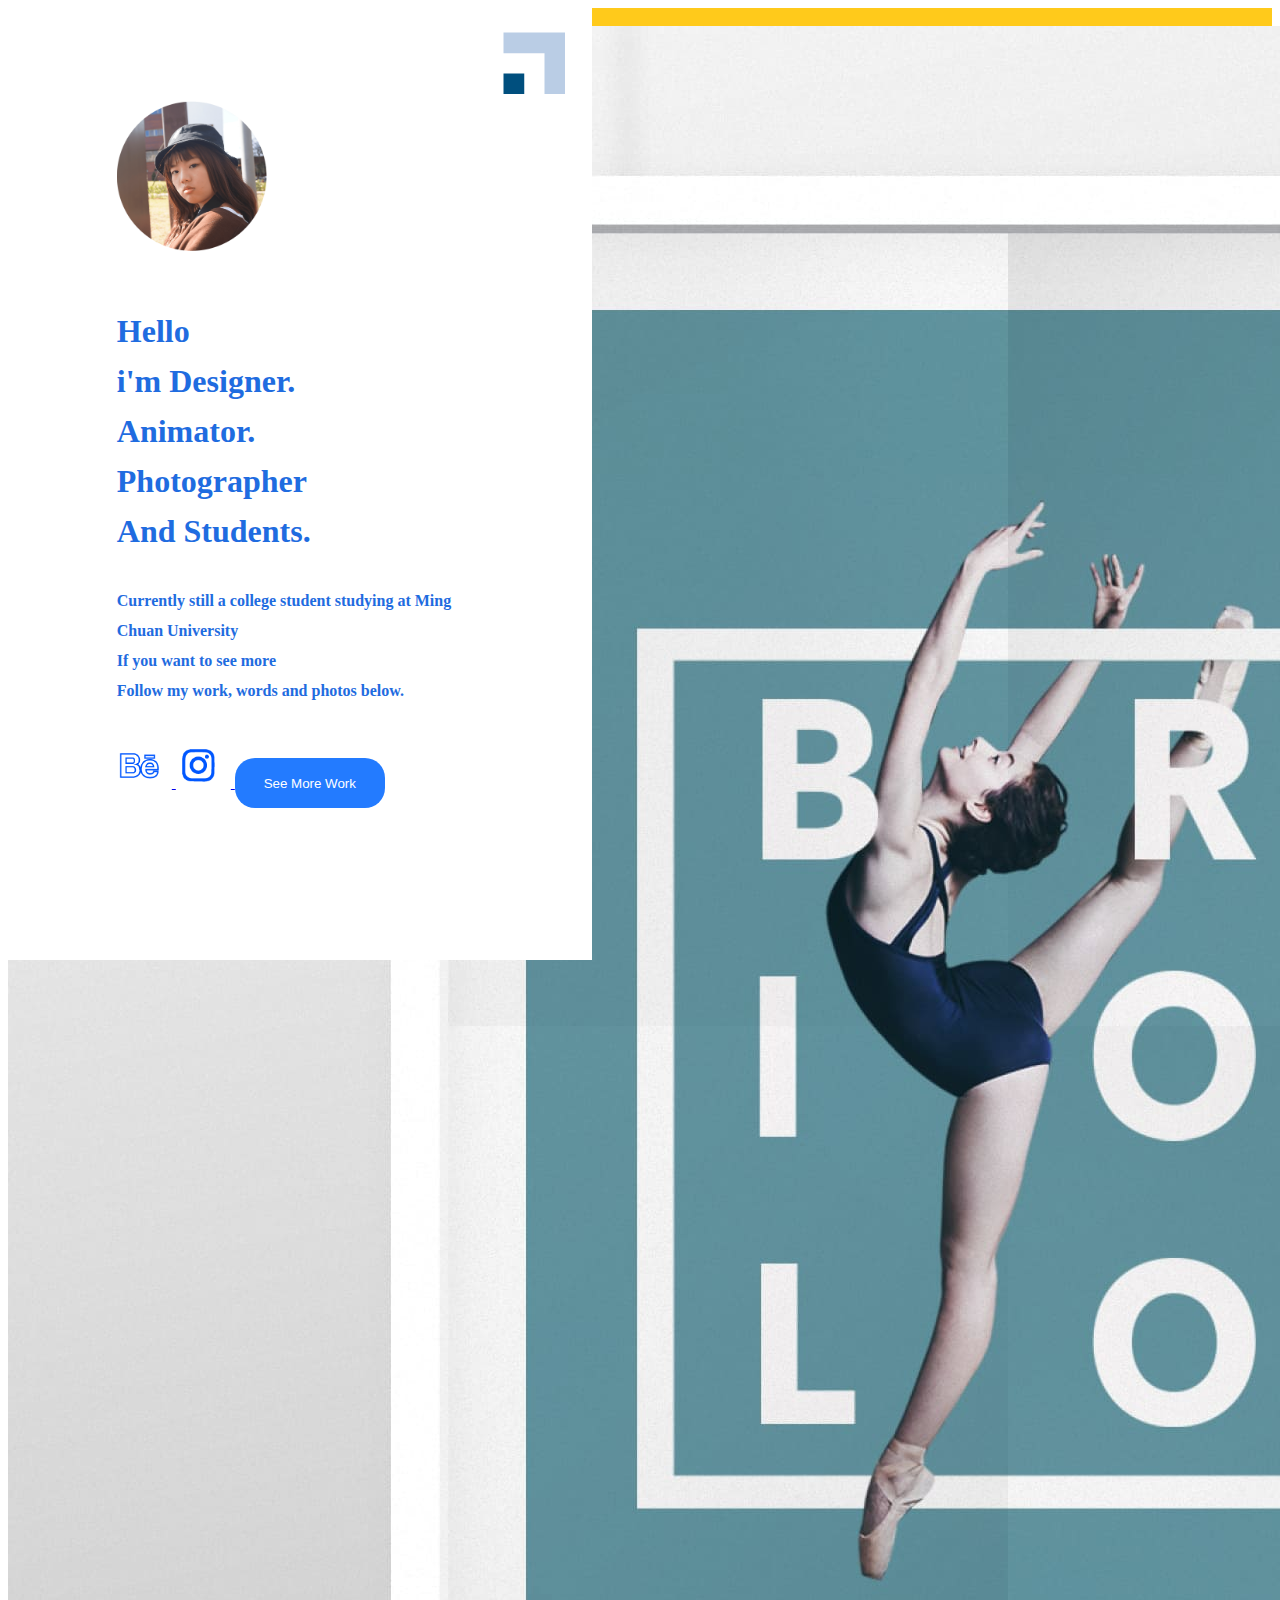
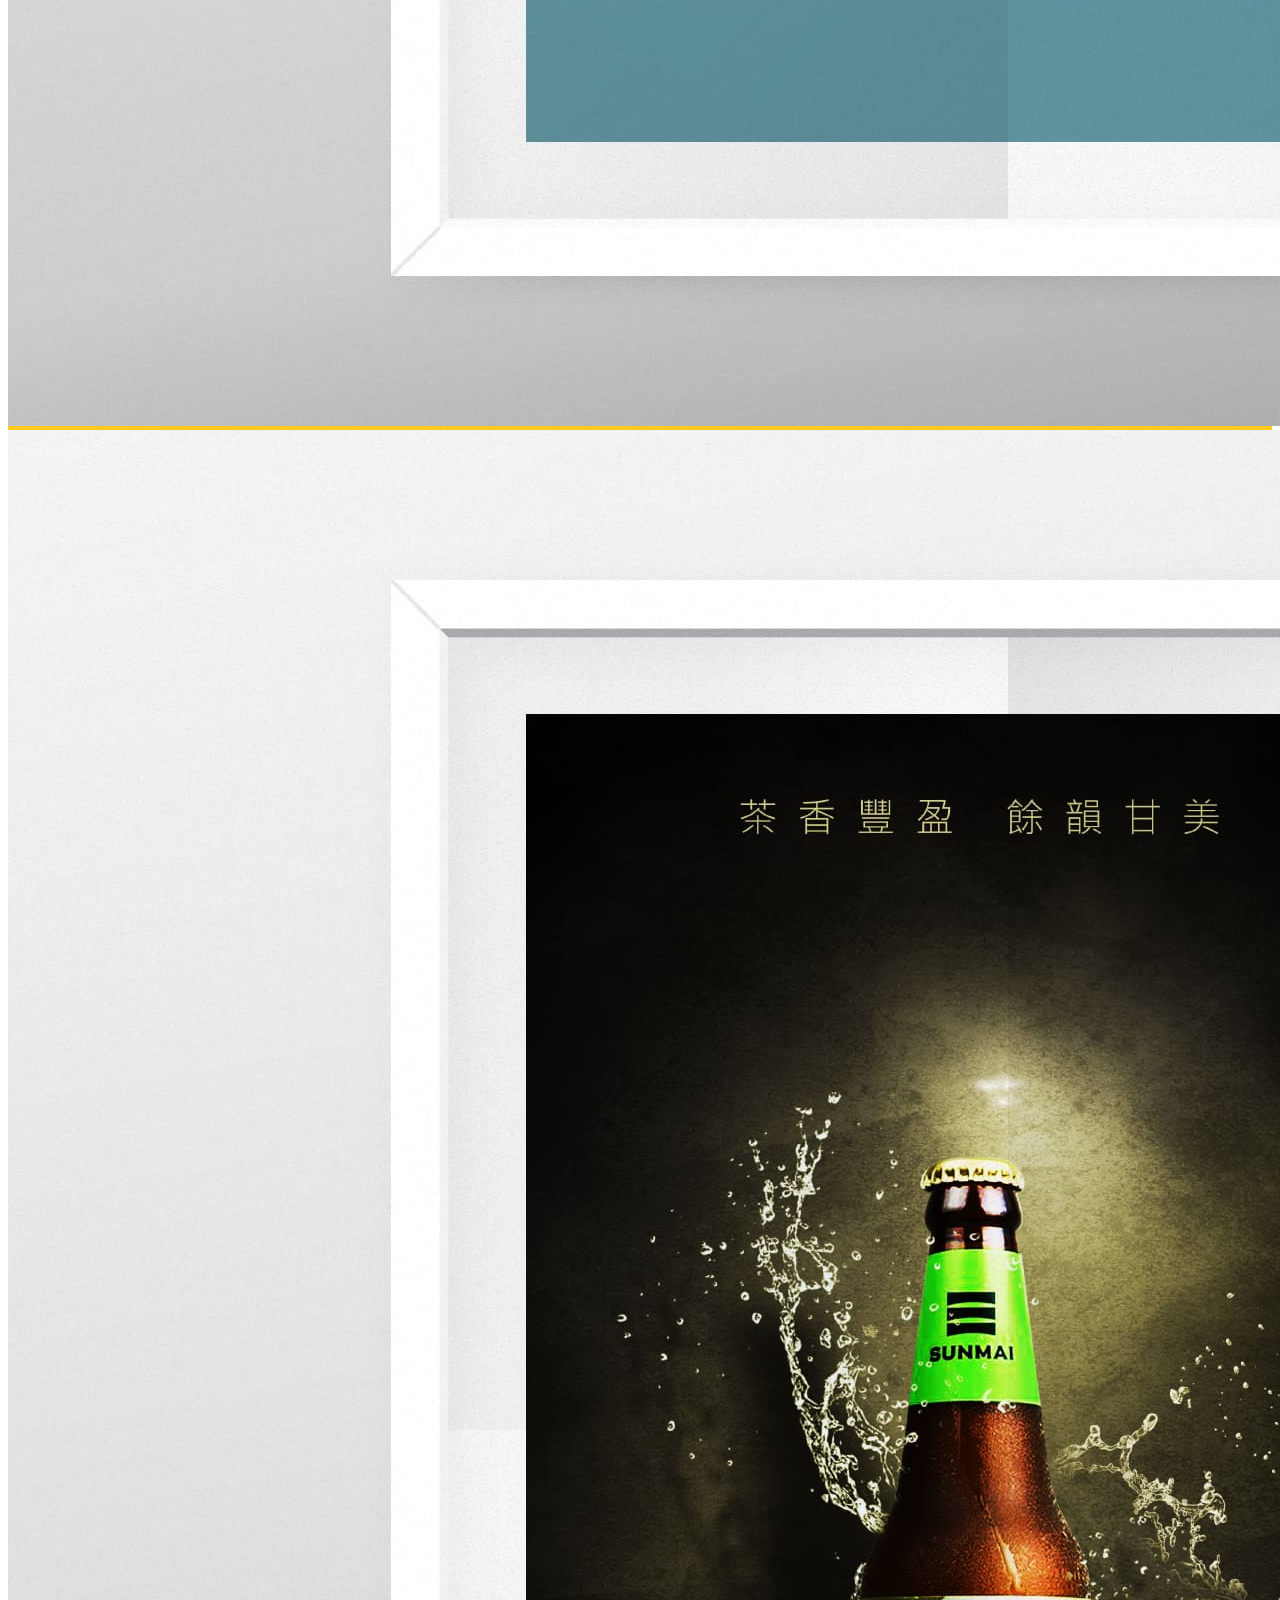
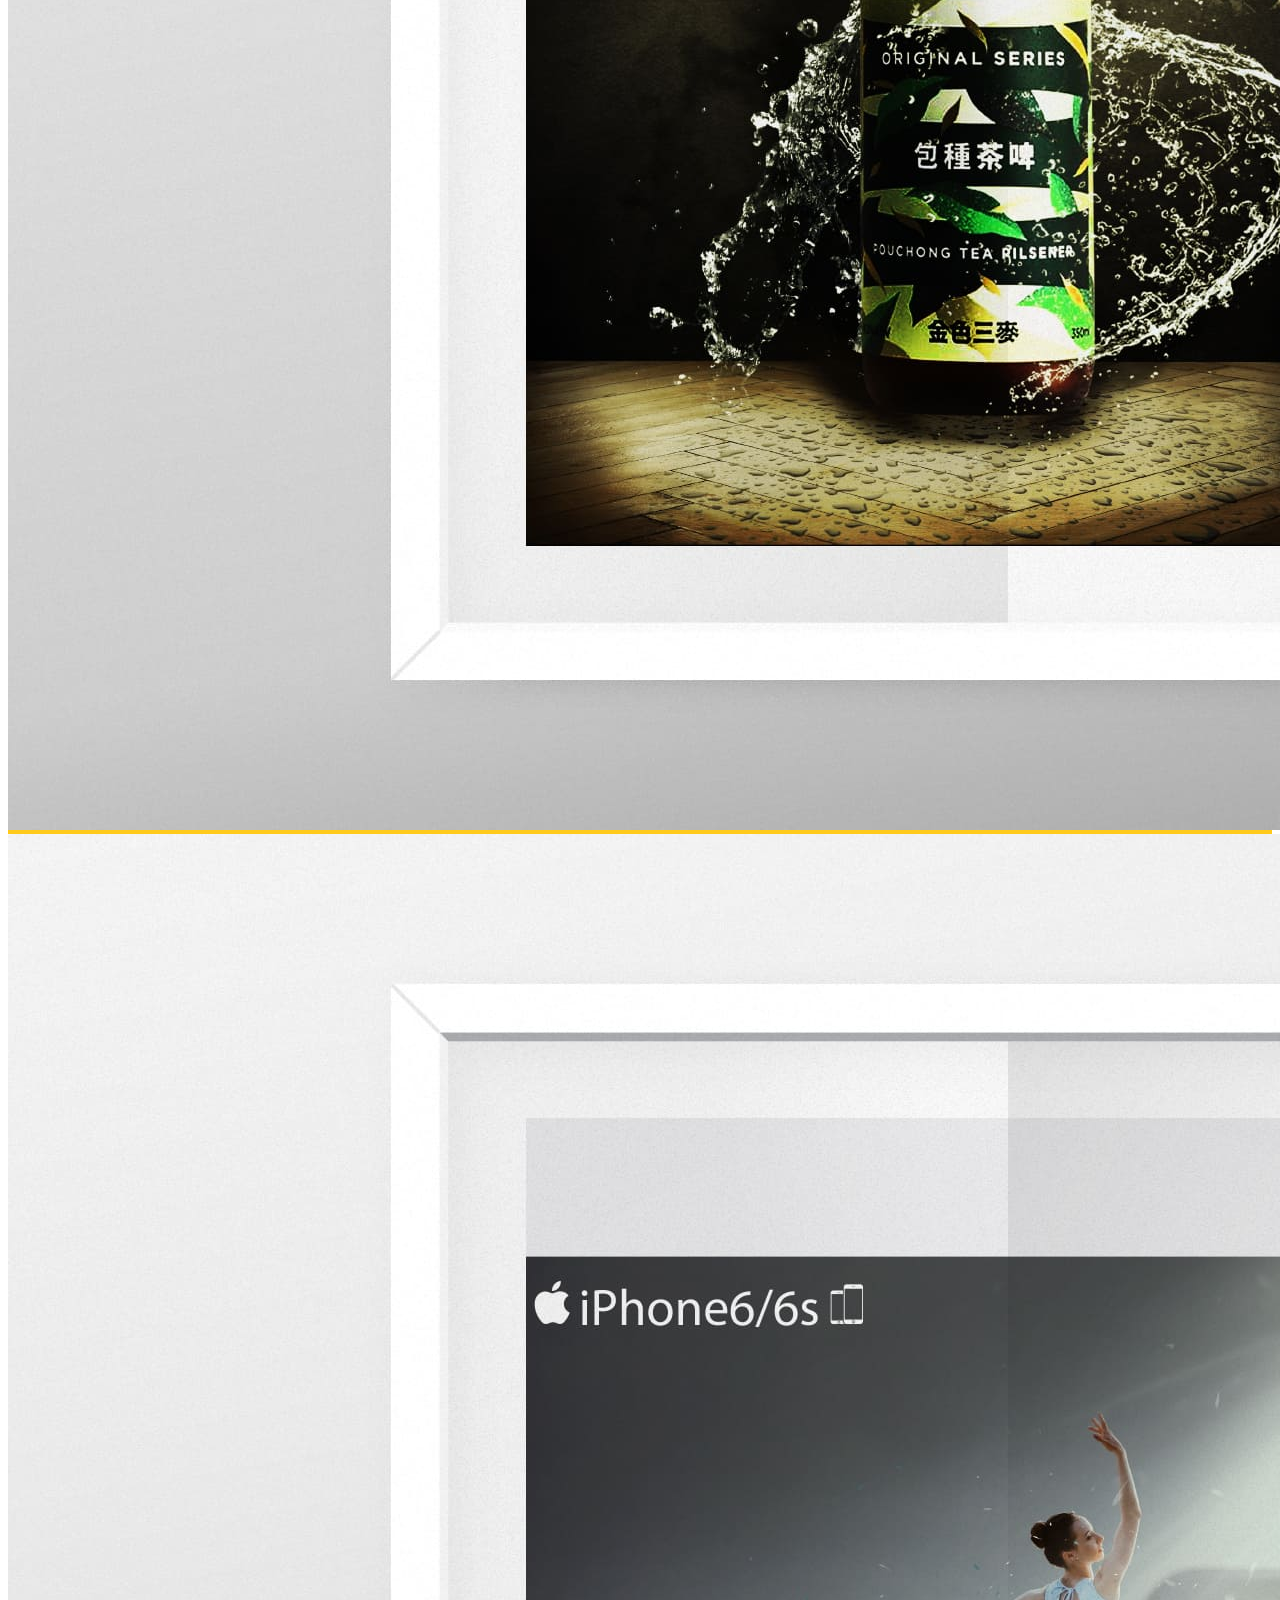
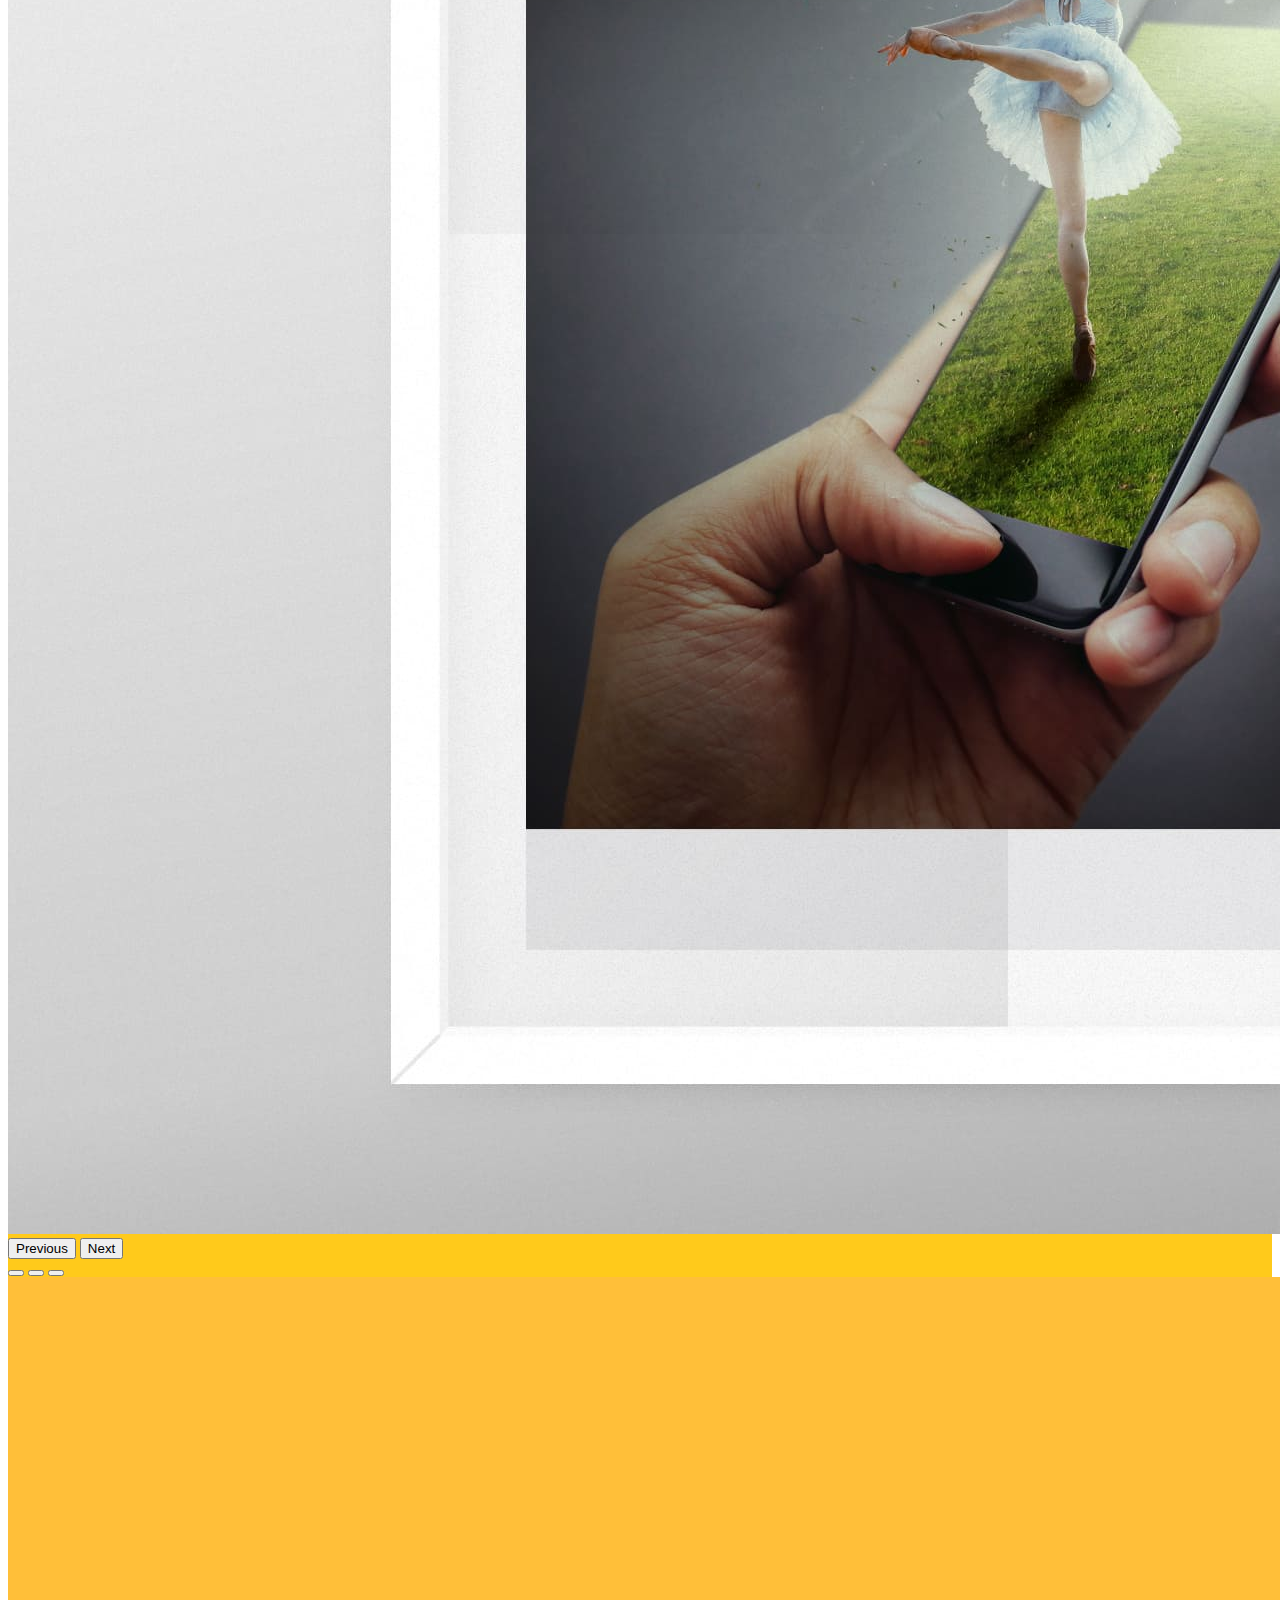
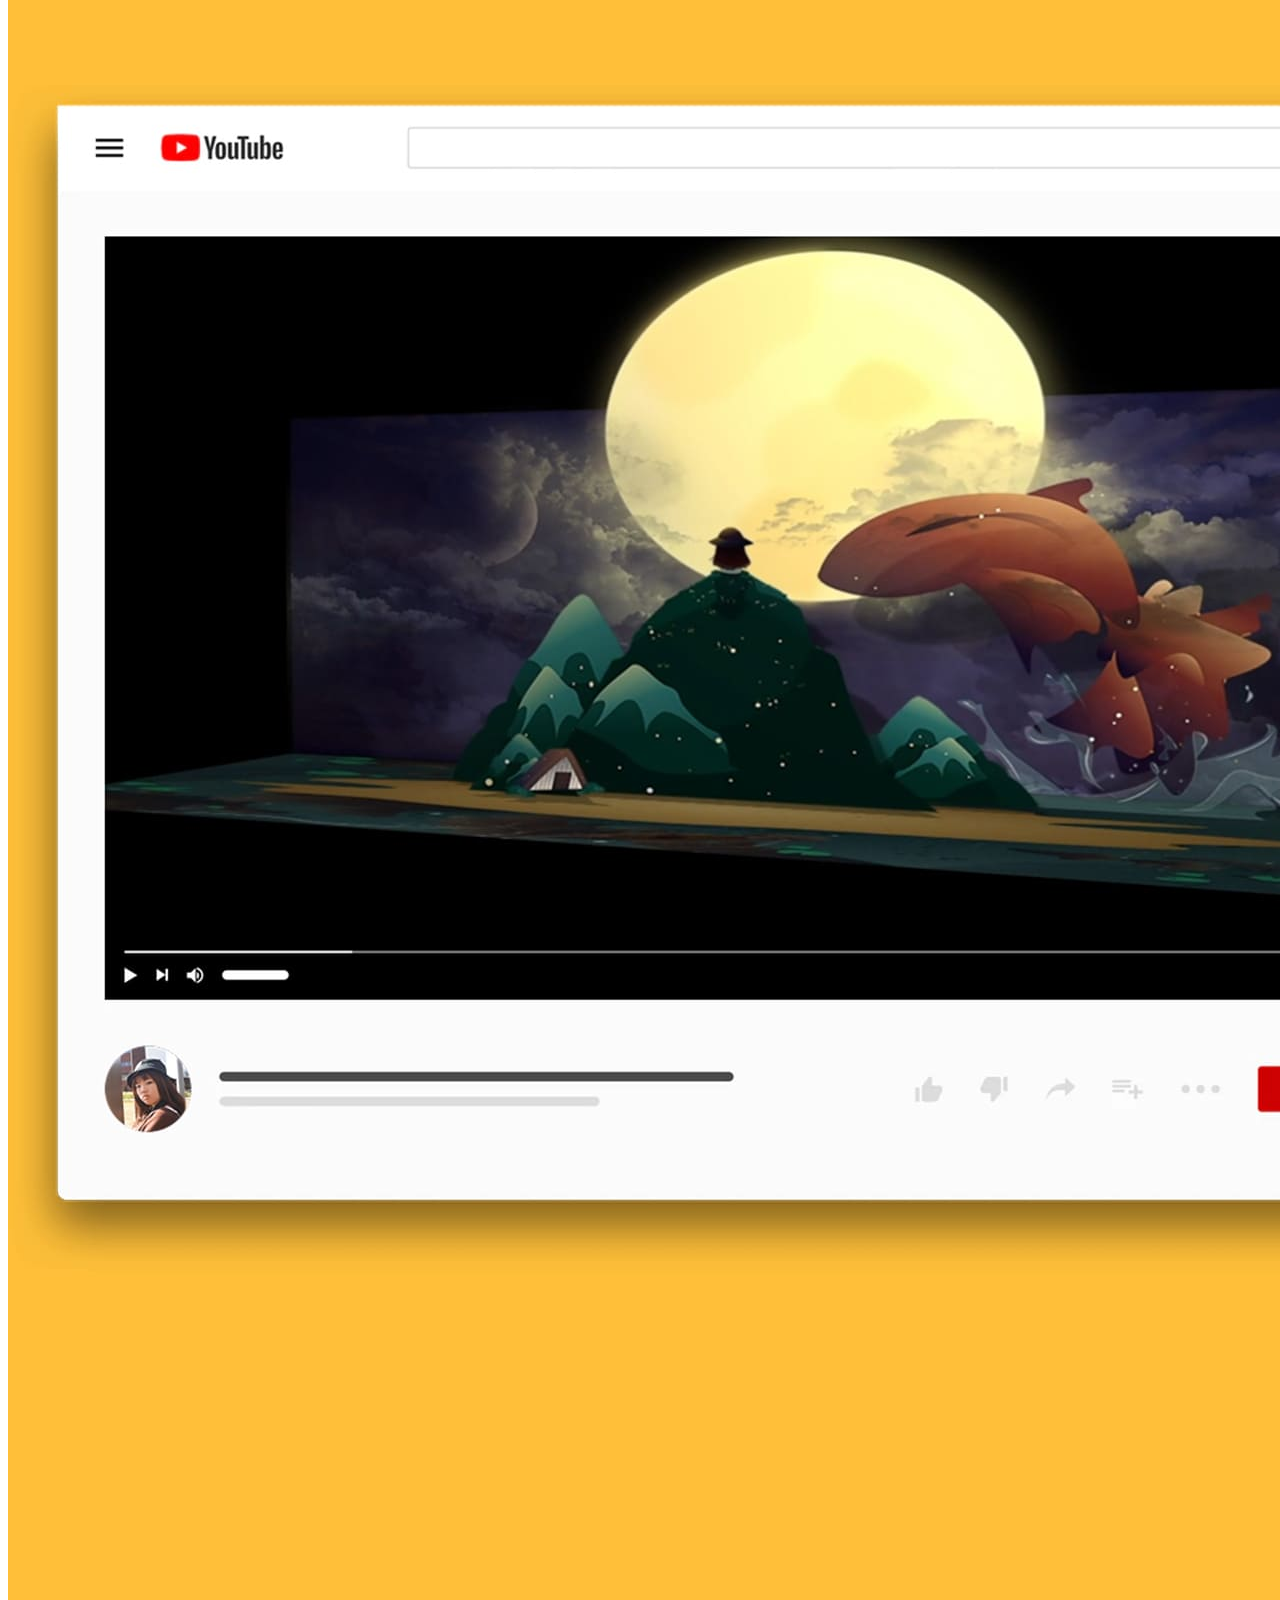
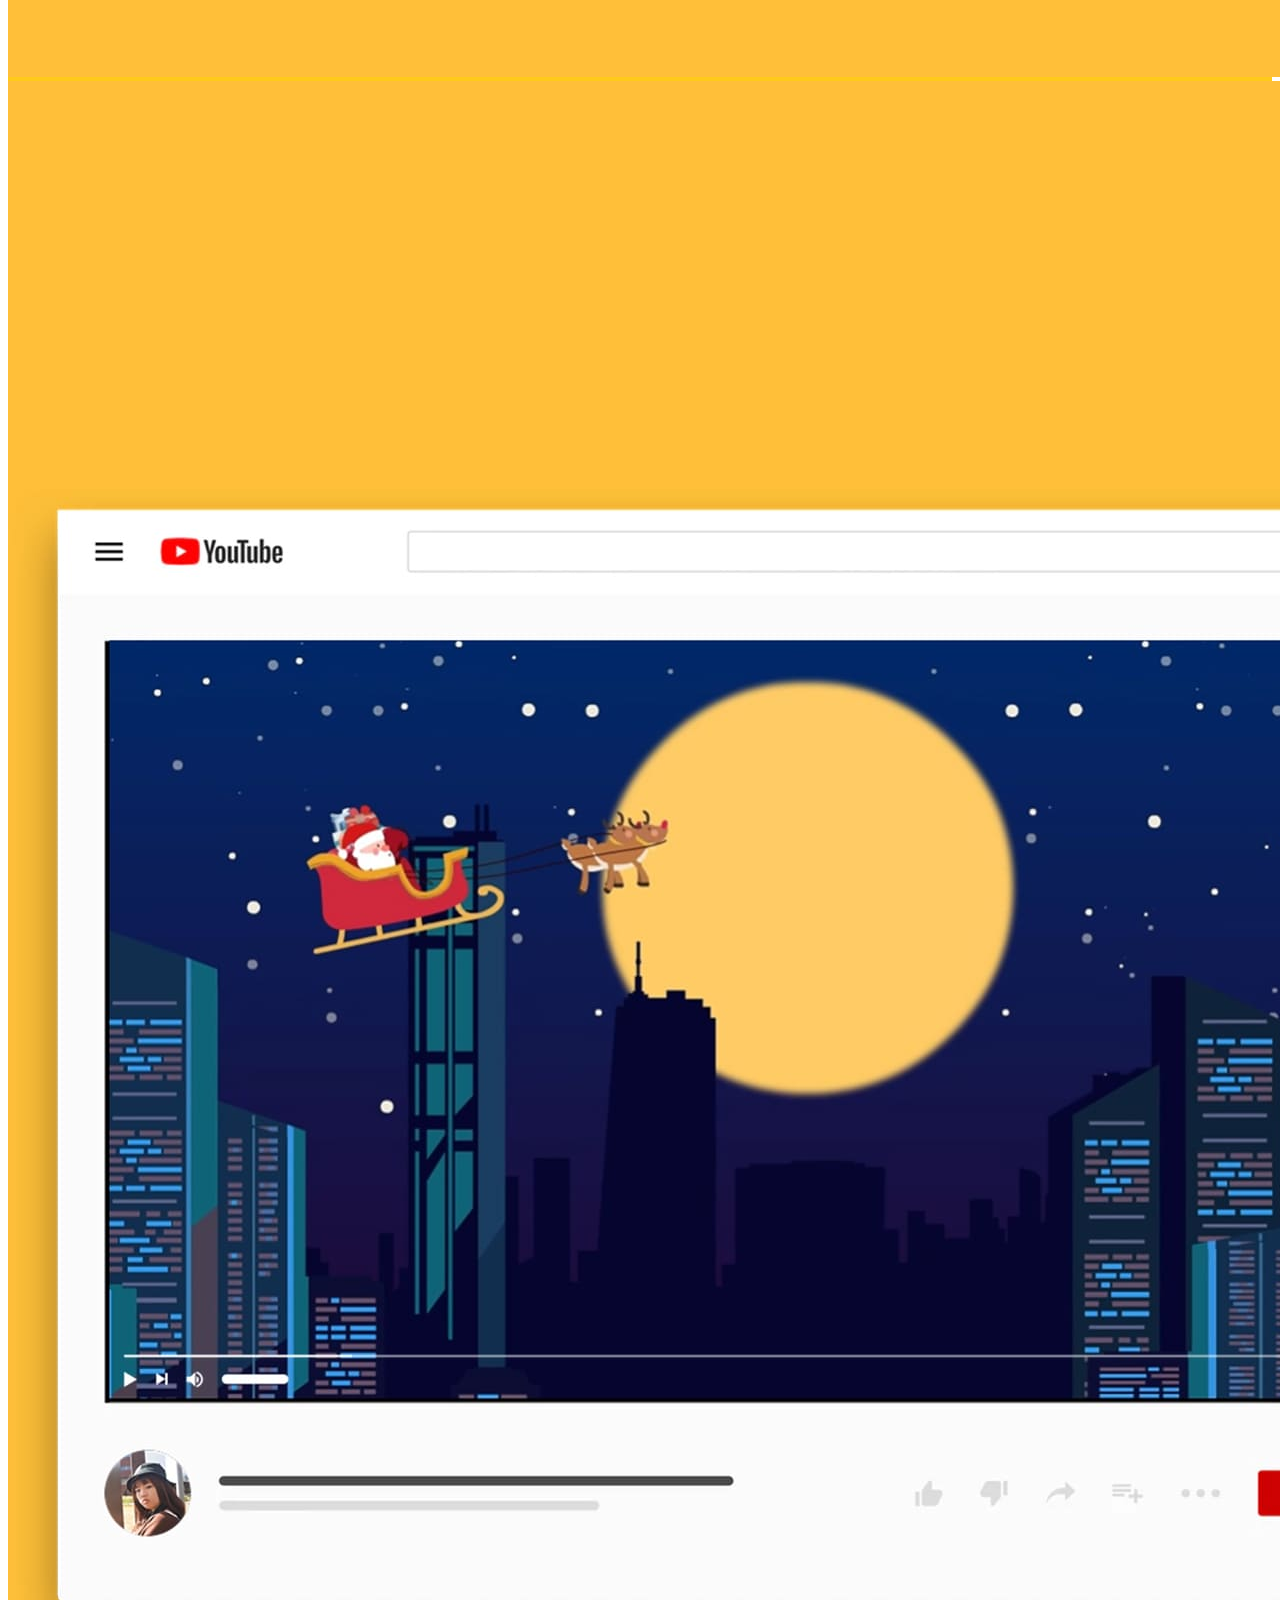
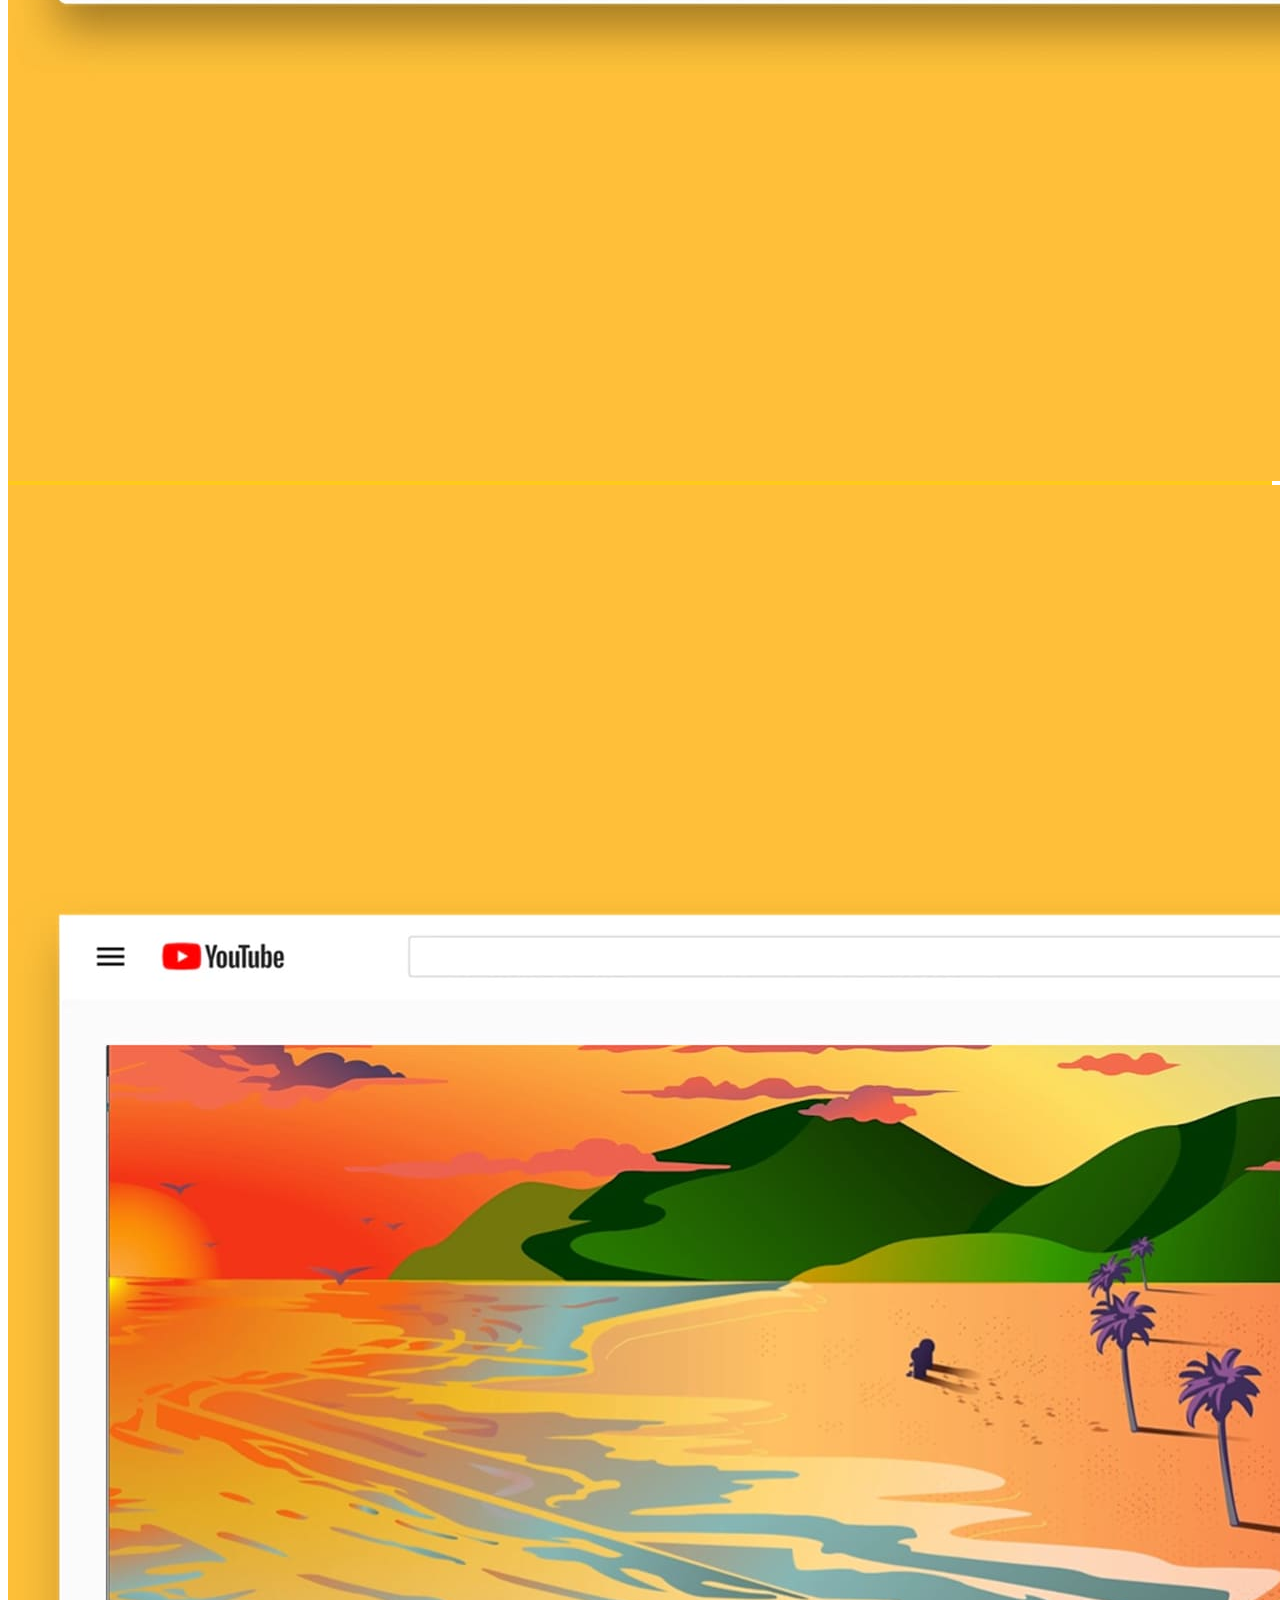
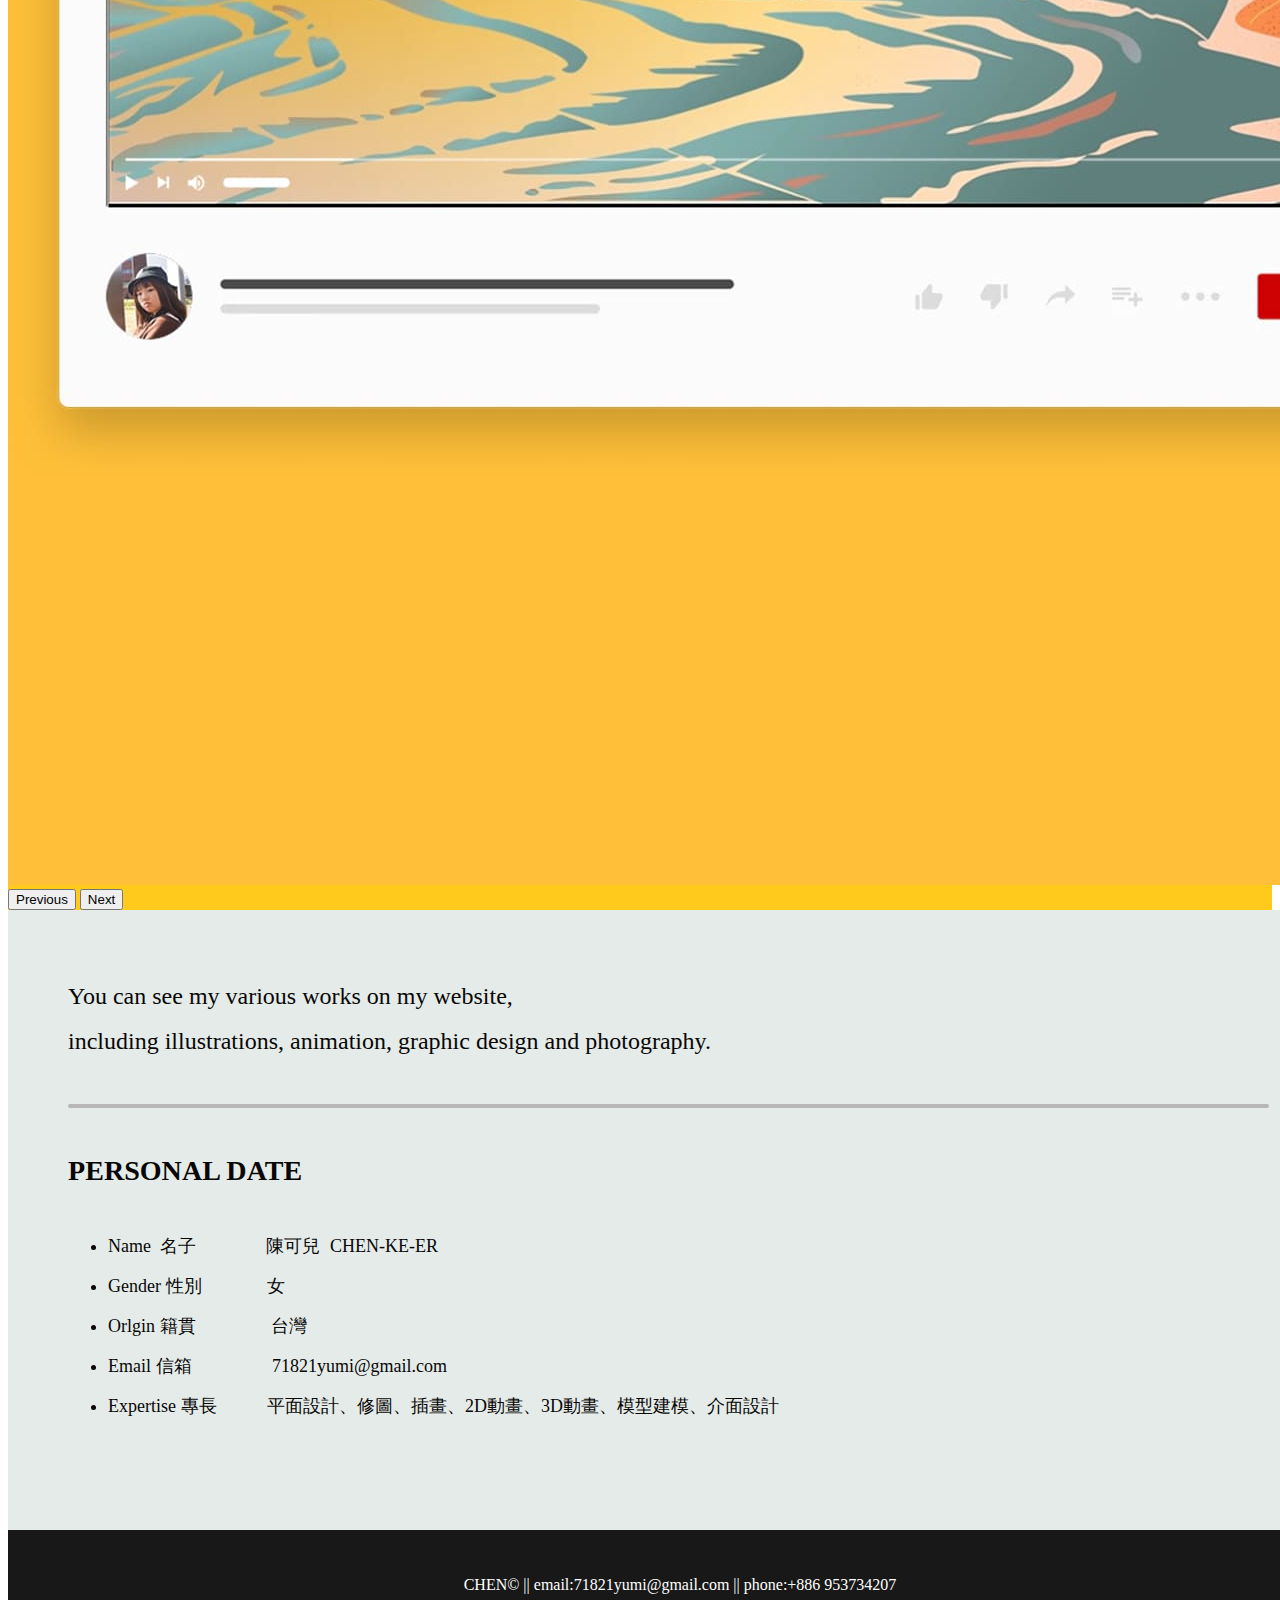
<file: index.html>
<!DOCTYPE html>
<html lang="tw">
<head>
    <meta charset="UTF-8">
    <title>CHEN©|HOME</title>
    <link rel="icon" href="image/favicon-20201031022754164.ico" type="image/x-icon"/>
    <link href="https://cdn.jsdelivr.net/npm/bootstrap@5.0.1/dist/css/bootstrap.min.css" rel="stylesheet" integrity="sha384-+0n0xVW2eSR5OomGNYDnhzAbDsOXxcvSN1TPprVMTNDbiYZCxYbOOl7+AMvyTG2x" crossorigin="anonymous">
    <meta name="viewport" content="width=device-width, initial-scale=1, shrink-to-fit=no">
    <link rel="stylesheet" href="css/style.css">
</head>
<body>
<div class="container-fluid px-0">
    <div class="row g-0">
        <div class="lb" style="z-index:9999">
        <div class="menu-btn">
            <span></span>
            <span></span>
            <span></span>
        </div>
        <div class="menu-box">
            <a href="index.html">HOME</a><br>
            <a href="index_an.html">Animation</a><br>
            <a href="index_il.html">Illustration</a><br>
            <a href="index_gr.html">Graphic Design</a><br>
            <a href="index_ph.html">Photograph</a>
        </div>
        </div>

        <div class="more" style="z-index:9999">
          <div class="more-btn">
              <span></span>
              <span></span>
              <span></span>
          </div>
          <div class="more-box">
              <div class="mob1">
                <div class="container">
                  <div class="row">
                    <div class="col-4 mobb1">
                      <img src="image/index/b1.jpg" id="b1">
                    </div>
                    <div class="col-4 mobb1">
                      <a href="index_il.html"><img src="image/index/b2.jpg" 
                        onmouseover="this.src='image/index/b2-1.jpg';"
                        onmouseout="this.src='image/index/b2.jpg';" id="bb" />
                      </a>
                    </div>
                    <div class="col-4 mobb1">
                      <img src="image/index/b1.jpg" id="b1">
                    </div>
                    <div class="col-4 mobb1">
                      <a href="index_gr.html"><img src="image/index/b4.jpg" 
                        onmouseover="this.src='image/index/b4-1.jpg';"
                        onmouseout="this.src='image/index/b4.jpg';" id="bb" />
                      </a>
                    </div>
                    <div class="col-4 mobb1">
                      <img src="image/index/b1.jpg" id="b1">
                    </div>
                    <div class="col-4 mobb1">
                      <a href="index_an.html"><img src="image/index/b6.jpg" 
                        onmouseover="this.src='image/index/b6-1.jpg';"
                        onmouseout="this.src='image/index/b6.jpg';" id="bb" />
                      </a>
                    </div>
                    <div class="col-4 mobb1">
                      <img src="image/index/b1.jpg" id="b1">
                    </div>
                    <div class="col-4 mobb1">
                      <a href="index_ph.html"><img src="image/index/b8.jpg" 
                        onmouseover="this.src='image/index/b8-1.jpg';"
                        onmouseout="this.src='image/index/b8.jpg';" id="bb" /></a>
                    </div>
                    <div class="col-4 mobb1">
                      <img src="image/index/b1.jpg" id="b1">
                    </div>
                  </div>
                </div>
              
              </div>
          </div>
          </div>

        <div class="col-sm-5">
            <div class="ab">
              <img src="image/logo.png" class="log">
                 <div class="abb">
                     <img src="image/me.png" style="height: 150px;width: auto;margin-bottom: 30px;">
                     <h1><b>
                        Hello<br>
                        i'm
                        Designer.<br>
                        Animator.<br>
                        Photographer<br>
                        And Students.</b></h1>
                     <p>
                        Currently still a college student studying at Ming Chuan University<br>
                        If you want to see more<br> 
                        Follow my work, words and photos below. 
                     </p>
                     <div>
                     <a href="https://www.behance.net/71821yumic796"><img src="image/index/beicon2.png" 
                        onmouseover="this.src='image/index/beicon.png';"
                        onmouseout="this.src='image/index/beicon2.png';" id="be"/>
                    </a>

                    <a href="https://www.instagram.com/cr_15111/"><img src="image/index/ig2.png" 
                        onmouseover="this.src='image/index/ig.png';"
                        onmouseout="this.src='image/index/ig2.png';" id="be" />
                    </a>
                    <button id="mo">See More Work</button>
                    </div>
                    
                 </div>
            </div>
        </div>

        <div class="col-sm-7">
            <div class="box2">
                    <div id="carouselExampleIndicators" class="carousel slide" data-bs-ride="carousel" style="object-fit:cover;">
                        <div class="carousel-indicators">
                          <button type="button" data-bs-target="#carouselExampleIndicators" data-bs-slide-to="0" class="active" aria-current="true" aria-label="Slide 1"></button>
                          <button type="button" data-bs-target="#carouselExampleIndicators" data-bs-slide-to="1" aria-label="Slide 2"></button>
                          <button type="button" data-bs-target="#carouselExampleIndicators" data-bs-slide-to="2" aria-label="Slide 3"></button>
                        </div>
                        <div class="carousel-inner">
                          <div class="carousel-item active">
                            <img src="image/index/poster_mockup_v1.0_timeasley.jpg" class="d-block  w-100" alt="...">
                          </div>
                          <div class="carousel-item">
                            <img src="image/index/2.jpg" class="d-block  w-100 " alt="...">
                          </div>
                          <div class="carousel-item">
                            <img src="image/index/3.jpg" class="d-block w-100 " alt="...">
                          </div>
                        </div>
                        <button class="carousel-control-prev" type="button" data-bs-target="#carouselExampleIndicators" data-bs-slide="prev">
                          <span class="carousel-control-prev-icon" aria-hidden="true"></span>
                          <span class="visually-hidden">Previous</span>
                        </button>
                        <button class="carousel-control-next" type="button" data-bs-target="#carouselExampleIndicators" data-bs-slide="next">
                          <span class="carousel-control-next-icon" aria-hidden="true"></span>
                          <span class="visually-hidden">Next</span>
                        </button>
                      </div>
                      
                      <div id="carouselExampleIndicators2" class="carousel slide w-100 h-auto" data-bs-ride="carousel" style="object-fit:cover; ">
                        <div class="carousel-indicators">
                          <button type="button" data-bs-target="#carouselExampleIndicators2" data-bs-slide-to="00" class="active" aria-current="true" aria-label="Slide 1"></button>
                          <button type="button" data-bs-target="#carouselExampleIndicators2" data-bs-slide-to="01" aria-label="Slide 2"></button>
                          <button type="button" data-bs-target="#carouselExampleIndicators2" data-bs-slide-to="02" aria-label="Slide 3"></button>
                        </div>
                        <div class="carousel-inner">
                          <div class="carousel-item active">
                            <img src="image/index/04.jpg" class="d-block  w-100" alt="...">
                          </div>
                          <div class="carousel-item">
                            <img src="image/index/05.jpg" class="d-block  w-100 " alt="...">
                          </div>
                          <div class="carousel-item">
                            <img src="image/index/06.jpg" class="d-block w-100 " alt="...">
                          </div>
                        </div>
                        <button class="carousel-control-prev" type="button" data-bs-target="#carouselExampleIndicators2" data-bs-slide="prev">
                          <span class="carousel-control-prev-icon" aria-hidden="true"></span>
                          <span class="visually-hidden">Previous</span>
                        </button>
                        <button class="carousel-control-next" type="button" data-bs-target="#carouselExampleIndicators2" data-bs-slide="next">
                          <span class="carousel-control-next-icon" aria-hidden="true"></span>
                          <span class="visually-hidden">Next</span>
                        </button>
                      </div>
            </div>

           <div class="box3">
            <p>You can see my various works on my website,<br>
               including illustrations, animation,
               graphic design and photography.</p>
               <span class="sp"></span>

            <p>
              <h3>PERSONAL DATE</h3><br>
              <ul id="pertxt">
                <li><span class="spp1">Name</span> <span class="spp2">名子</span><span style="margin-right:5px;">陳可兒</span> CHEN-KE-ER</li>
                <li><span class="spp1">Gender</span><span class="spp3">性別</span>女</li>
                <li><span class="spp1">Orlgin</span><span class="spp4">籍貫</span>台灣</li>
                <li><span class="spp1">Email</span><span class="spp5">信箱</span>71821yumi@gmail.com</li>
                <li><span class="spp1">Expertise</span><span class="spp6">專長</span>平面設計、修圖、插畫、2D動畫、3D動畫、模型建模、介面設計</li>
            </ul>

            </p>
           </div>

           <div class="box4">
            <p>CHEN© || email:71821yumi@gmail.com || phone:+886 953734207</p>
       </div>

        </div>
    </div>
    </div>
</div>

    <script src="https://cdn.jsdelivr.net/npm/bootstrap@5.0.1/dist/js/bootstrap.bundle.min.js" integrity="sha384-gtEjrD/SeCtmISkJkNUaaKMoLD0//ElJ19smozuHV6z3Iehds+3Ulb9Bn9Plx0x4" crossorigin="anonymous"></script>
    <script src="https://ajax.googleapis.com/ajax/libs/jquery/3.6.0/jquery.min.js"></script>
    <script>
     $(".menu-btn").click(function(){
            $(".menu-box").toggleClass("active");
            $(this).toggleClass("active")
        });
    </script>
    <script>
      $("#mo").click(function(){
             $(".more-box").toggleClass("active");
             $(this).toggleClass("active")
         });
     </script>
</body>
</html>
</file>
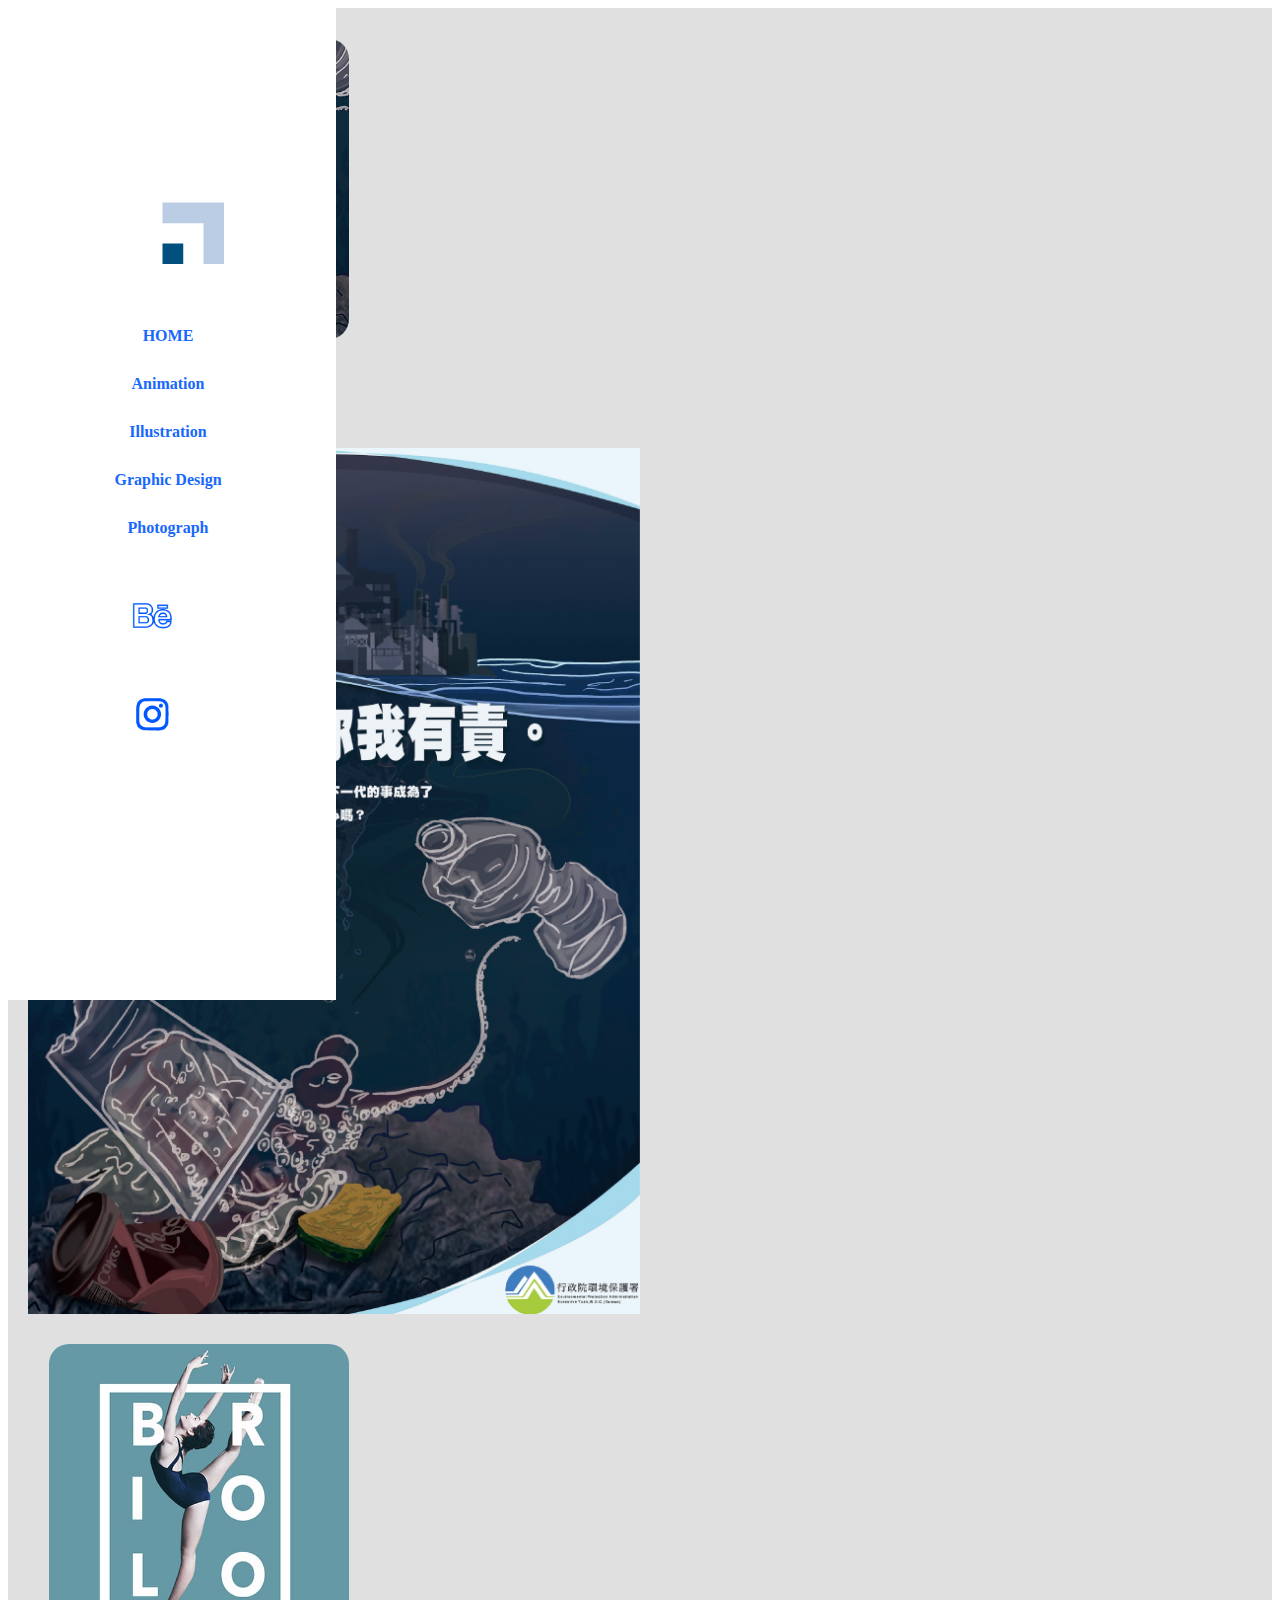
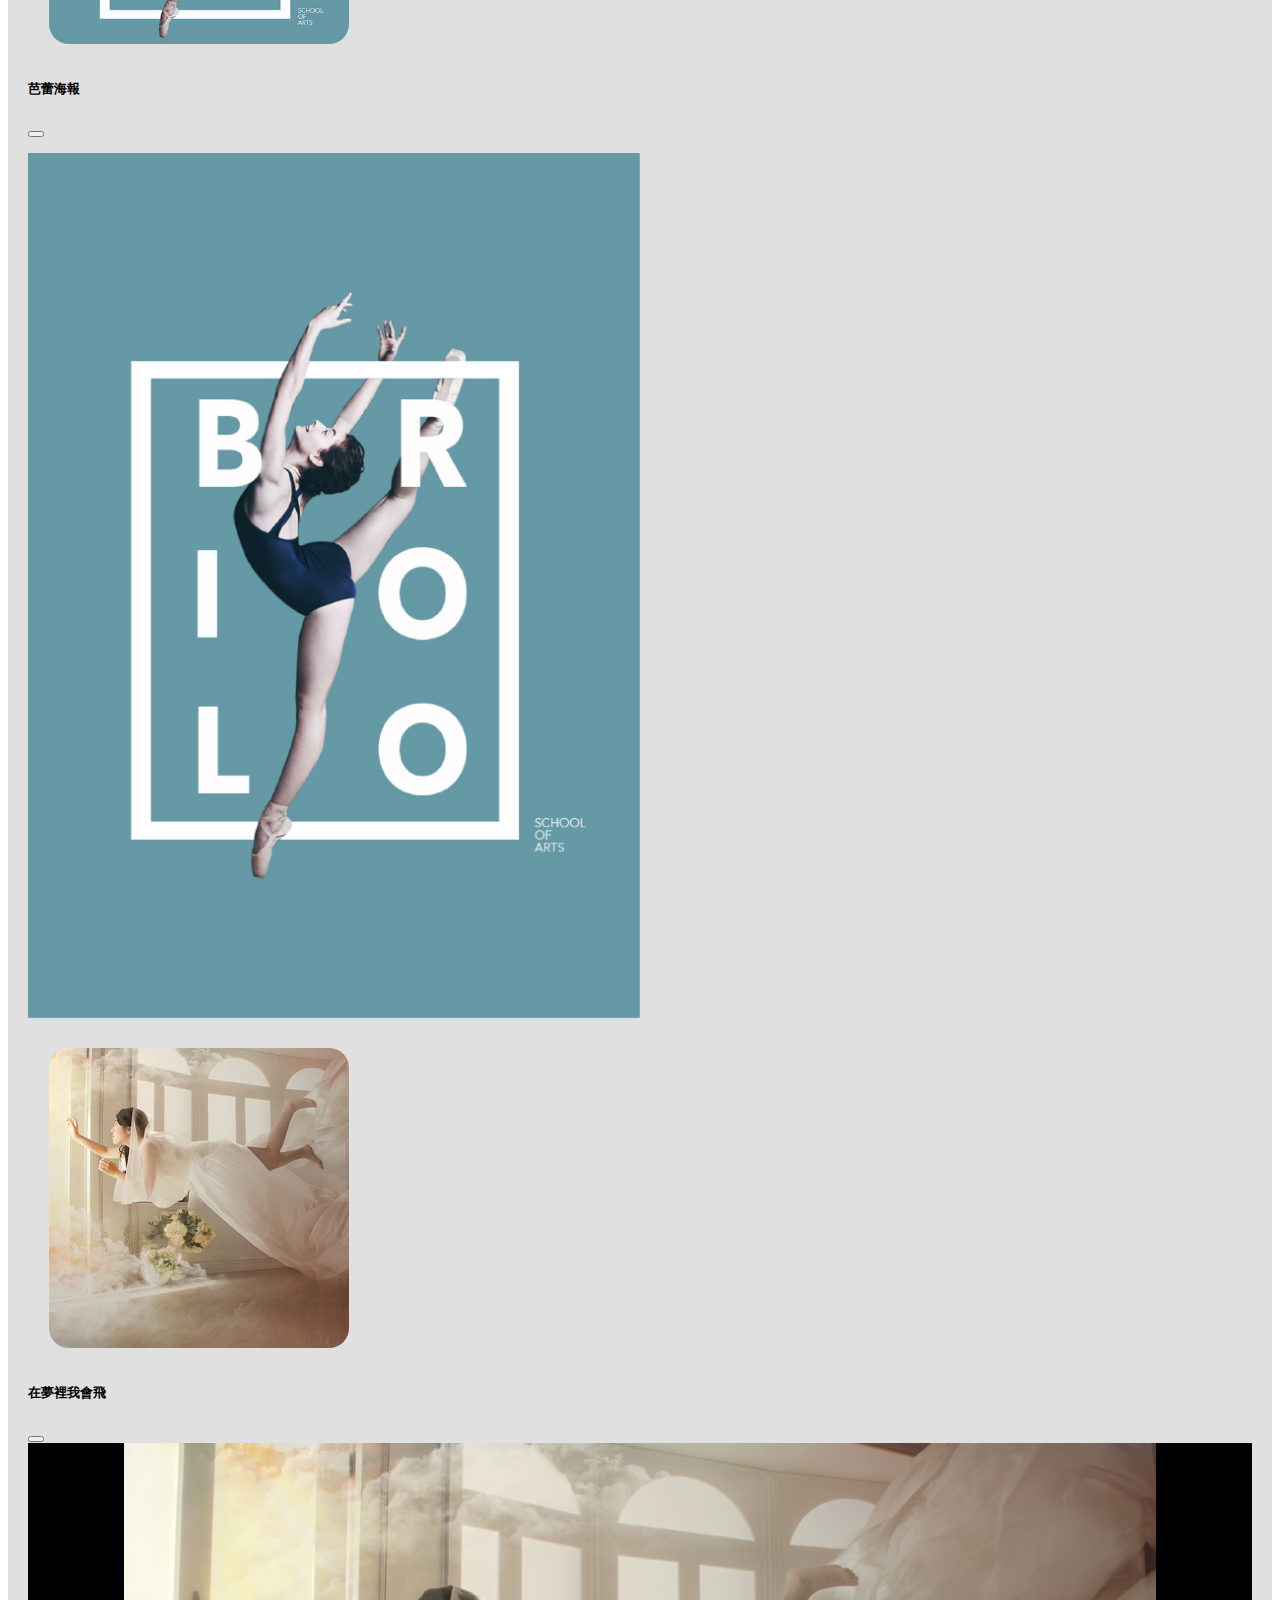
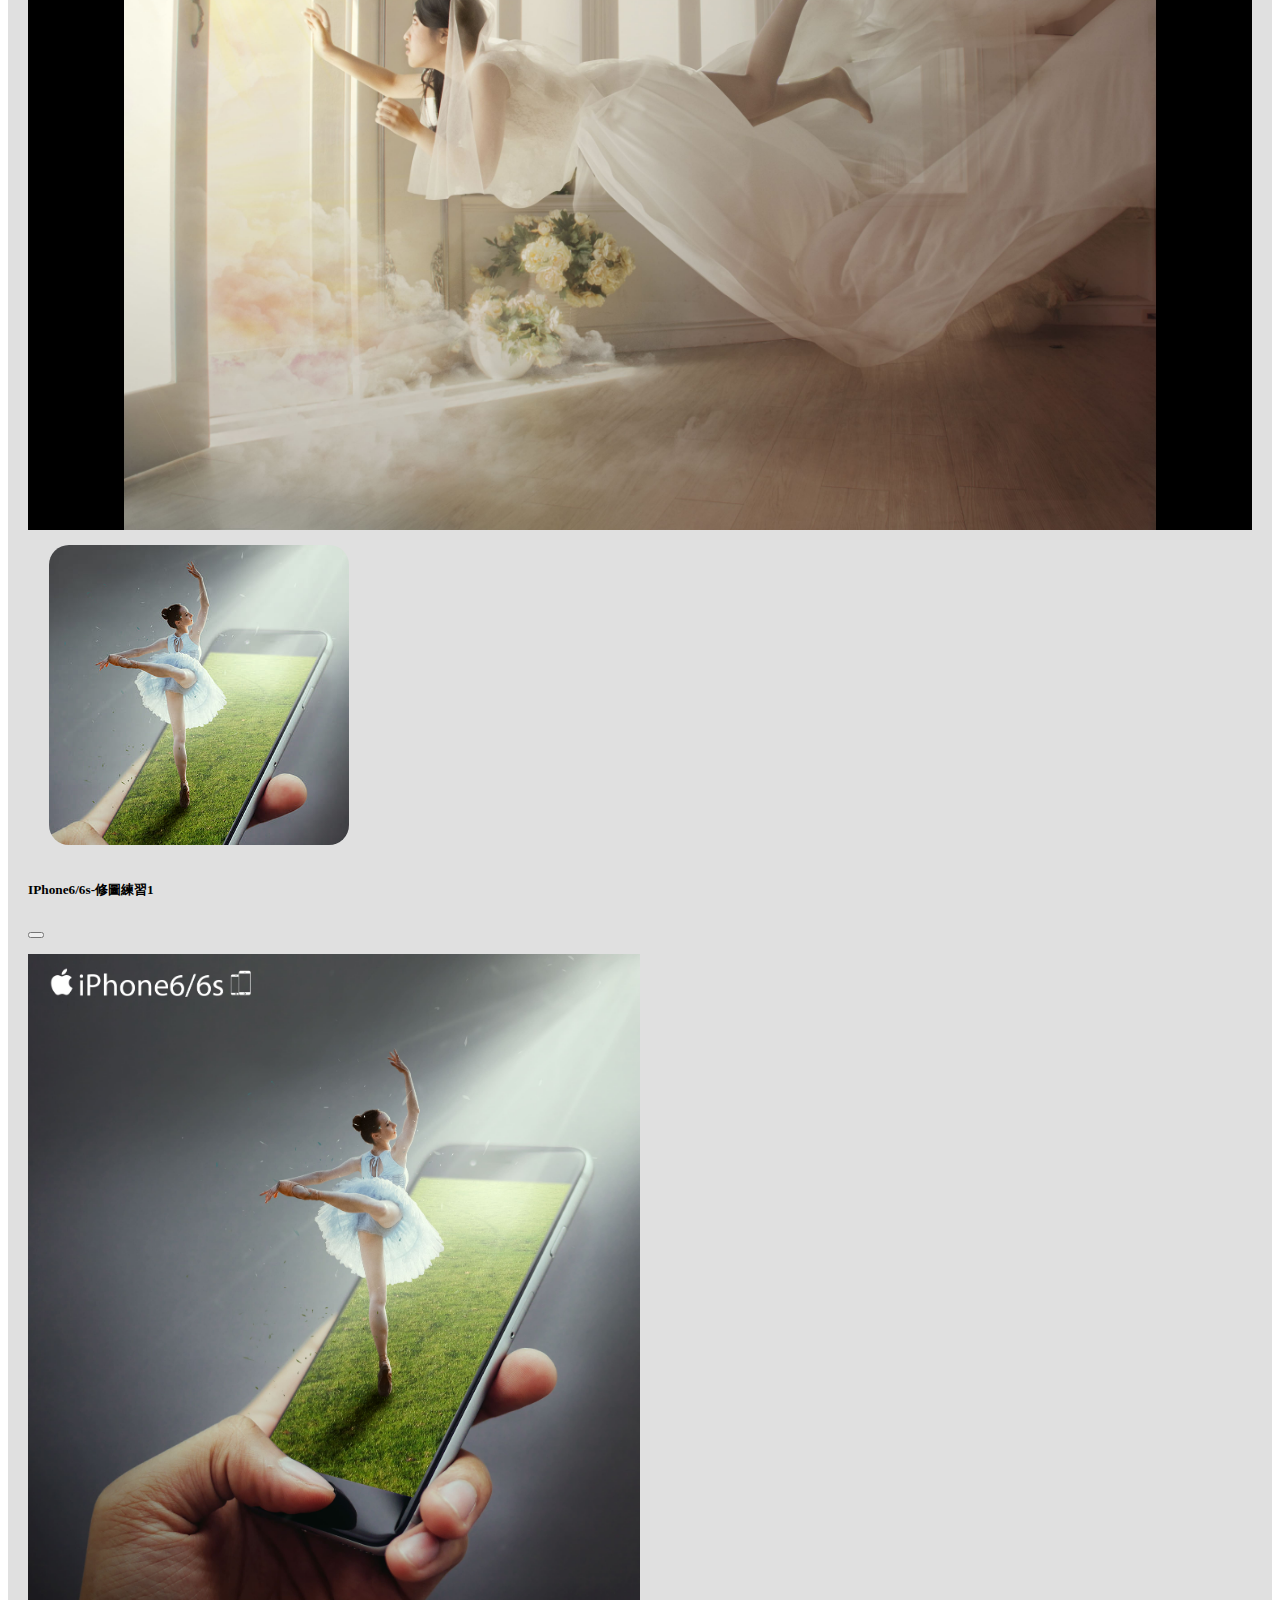
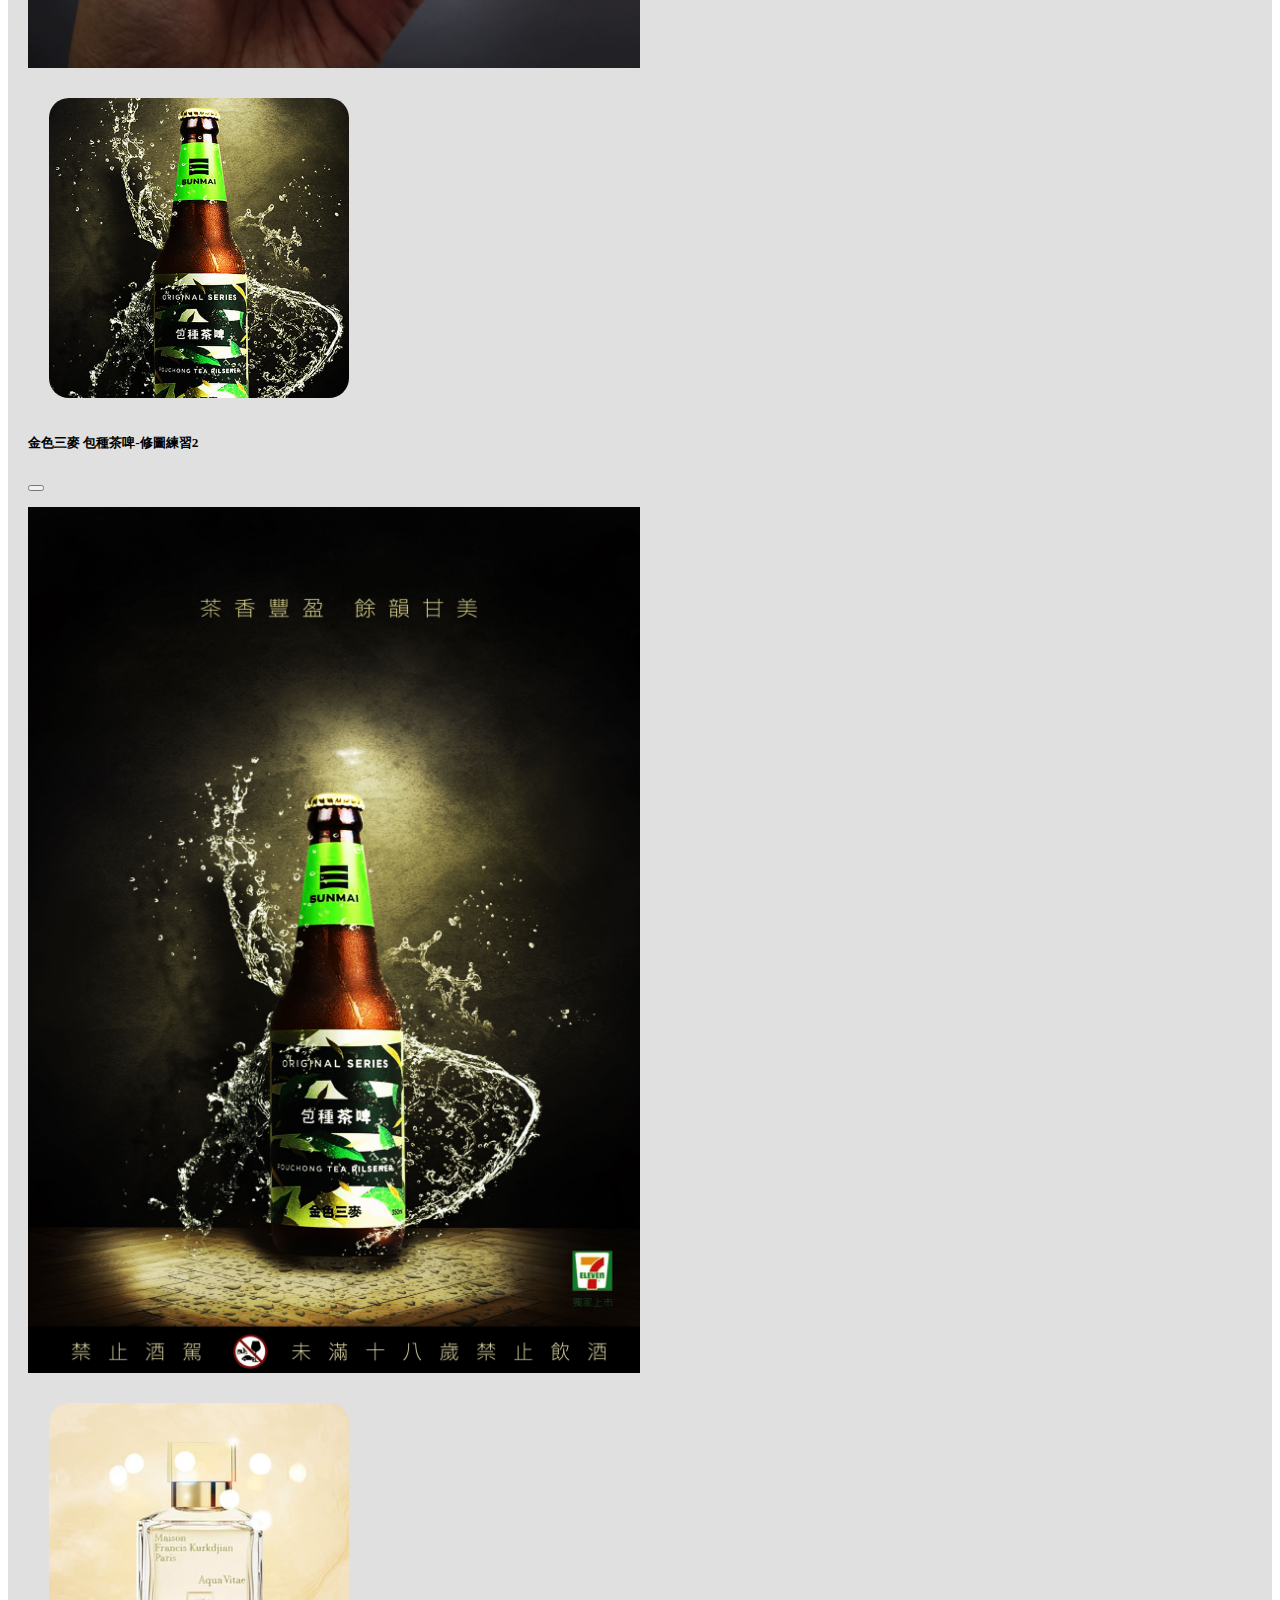
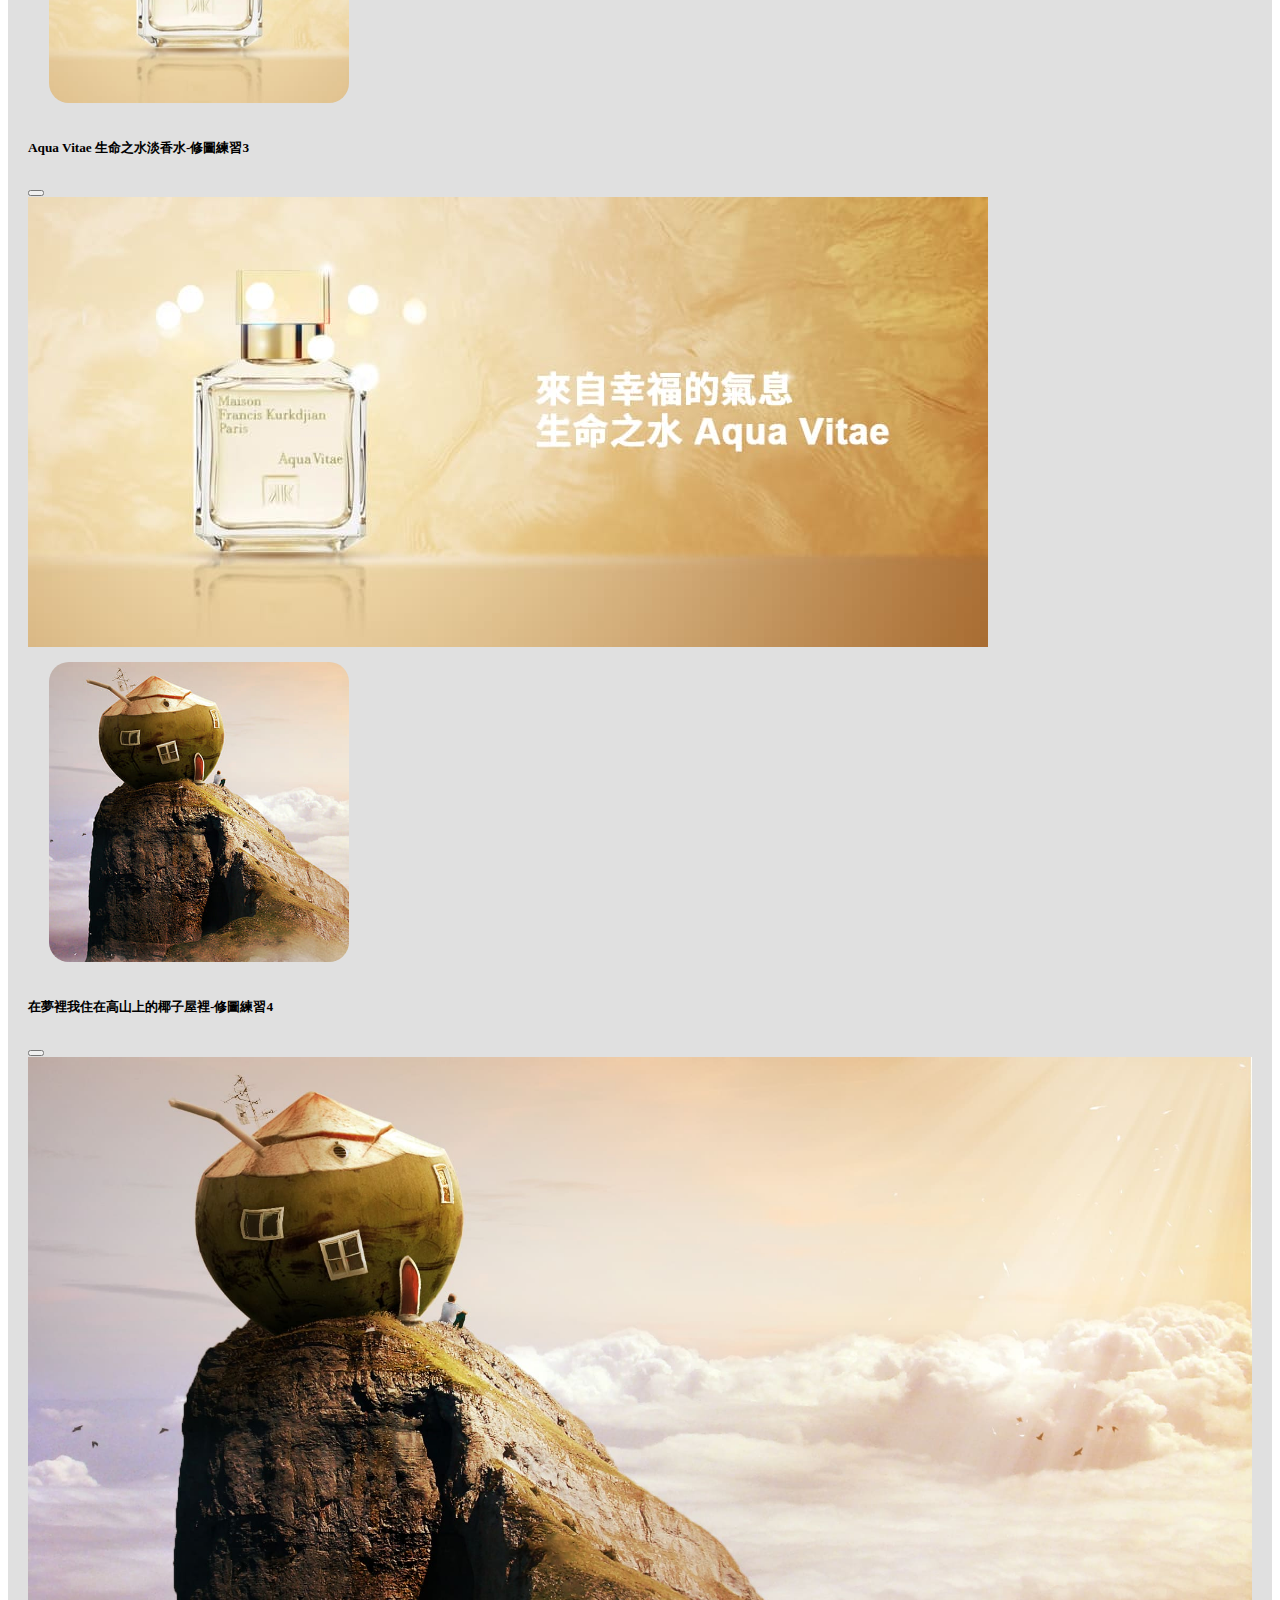
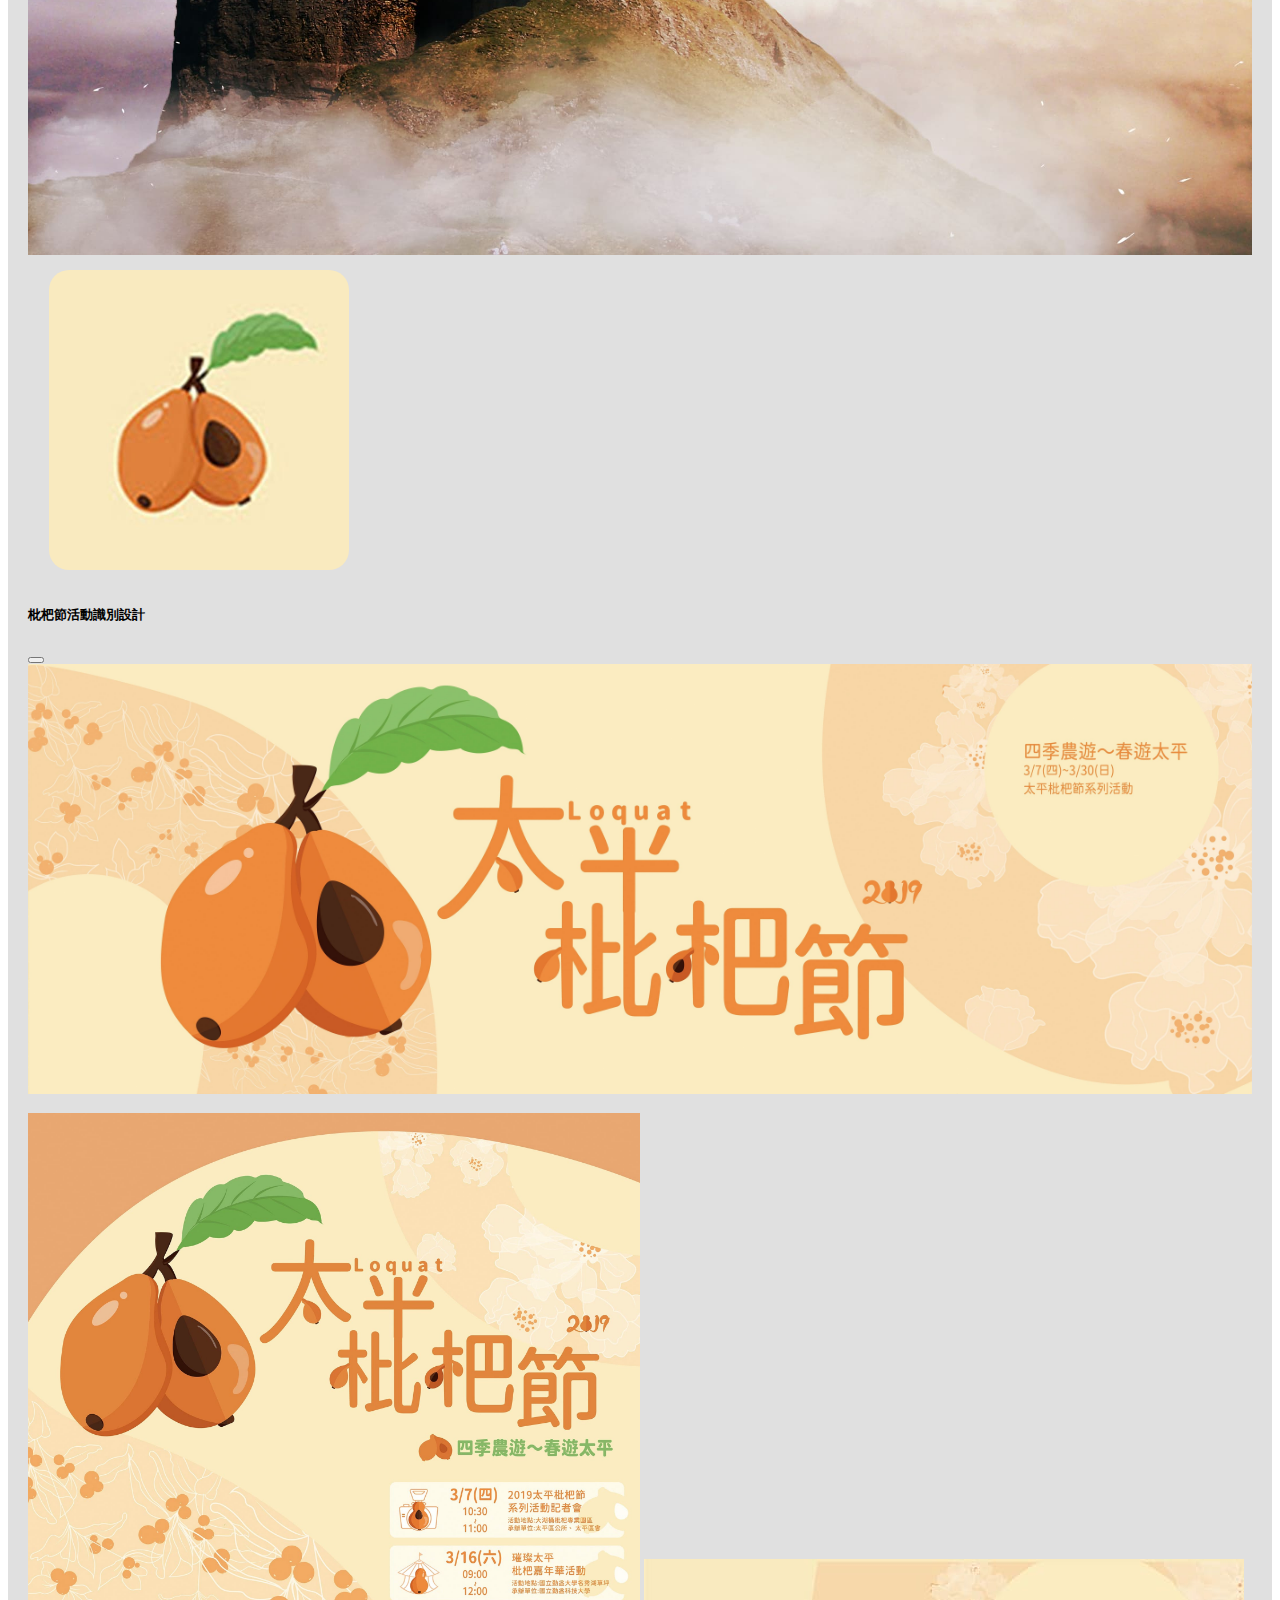
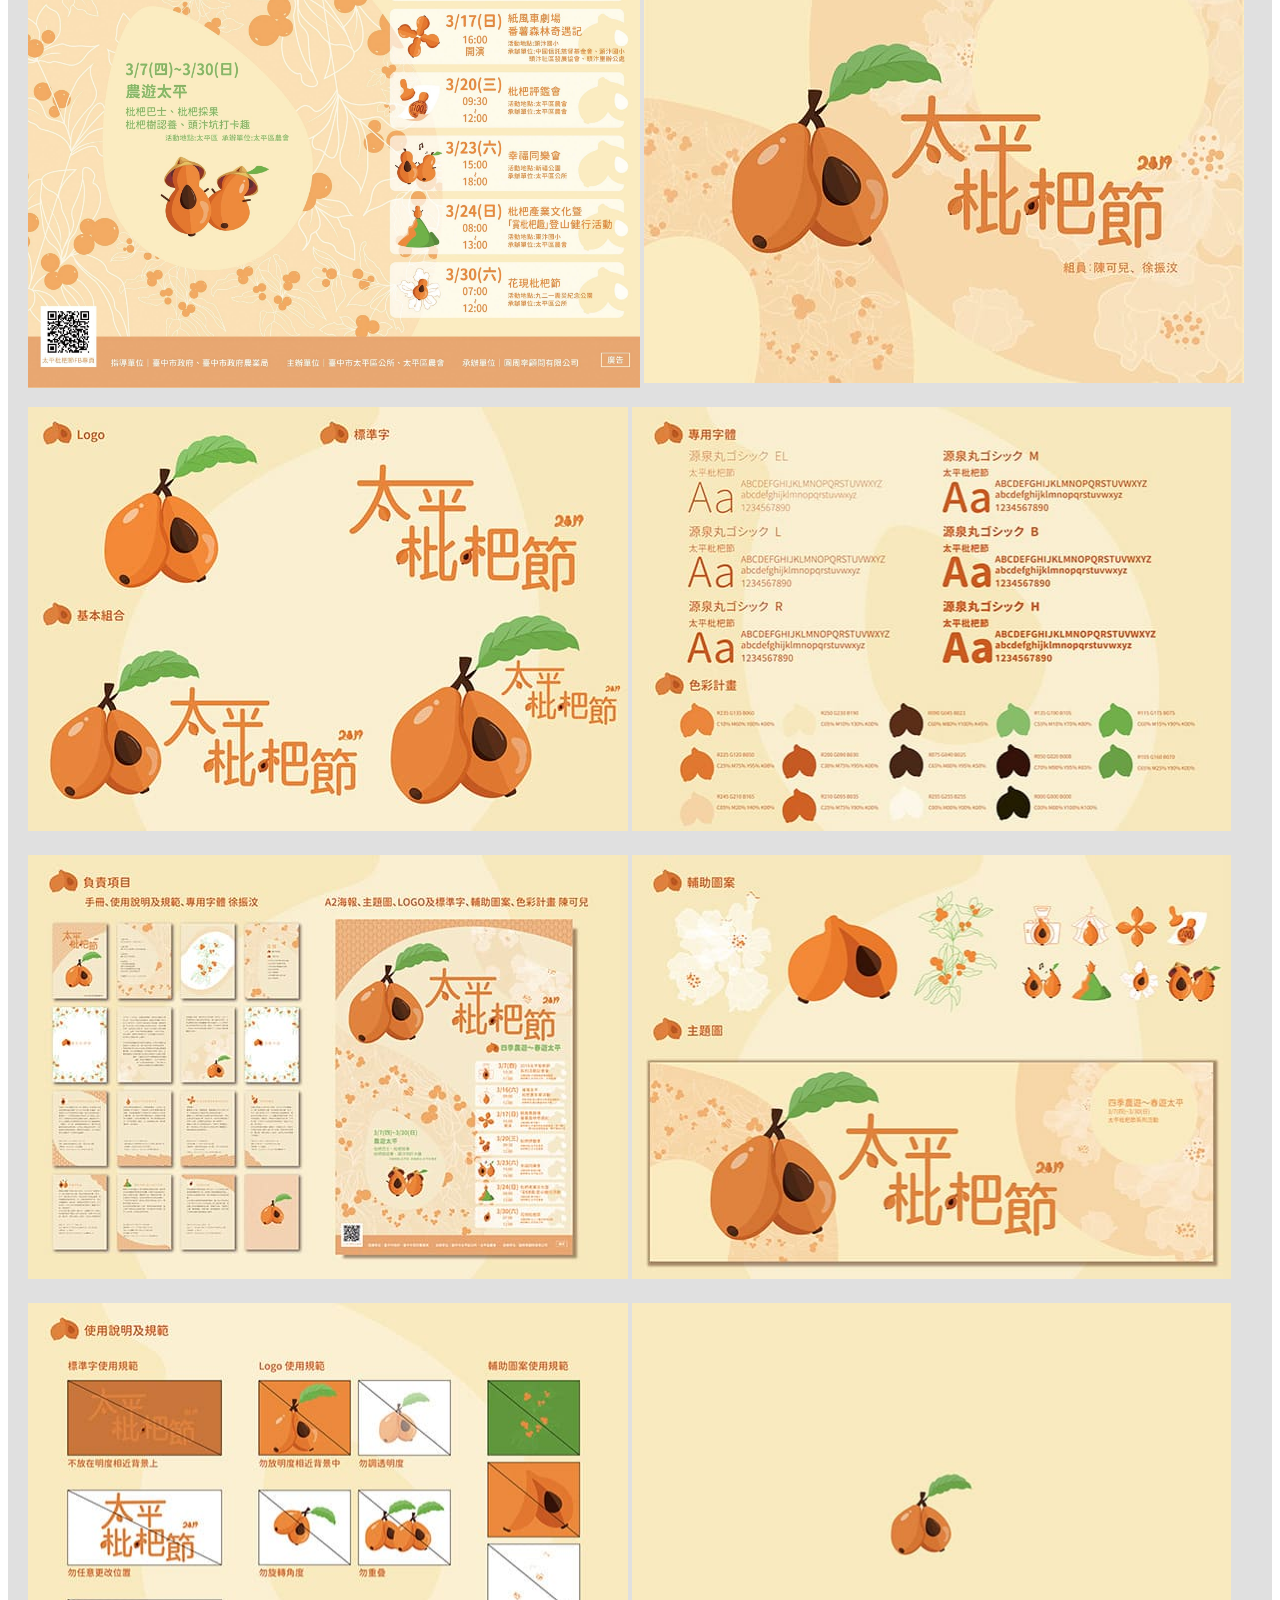
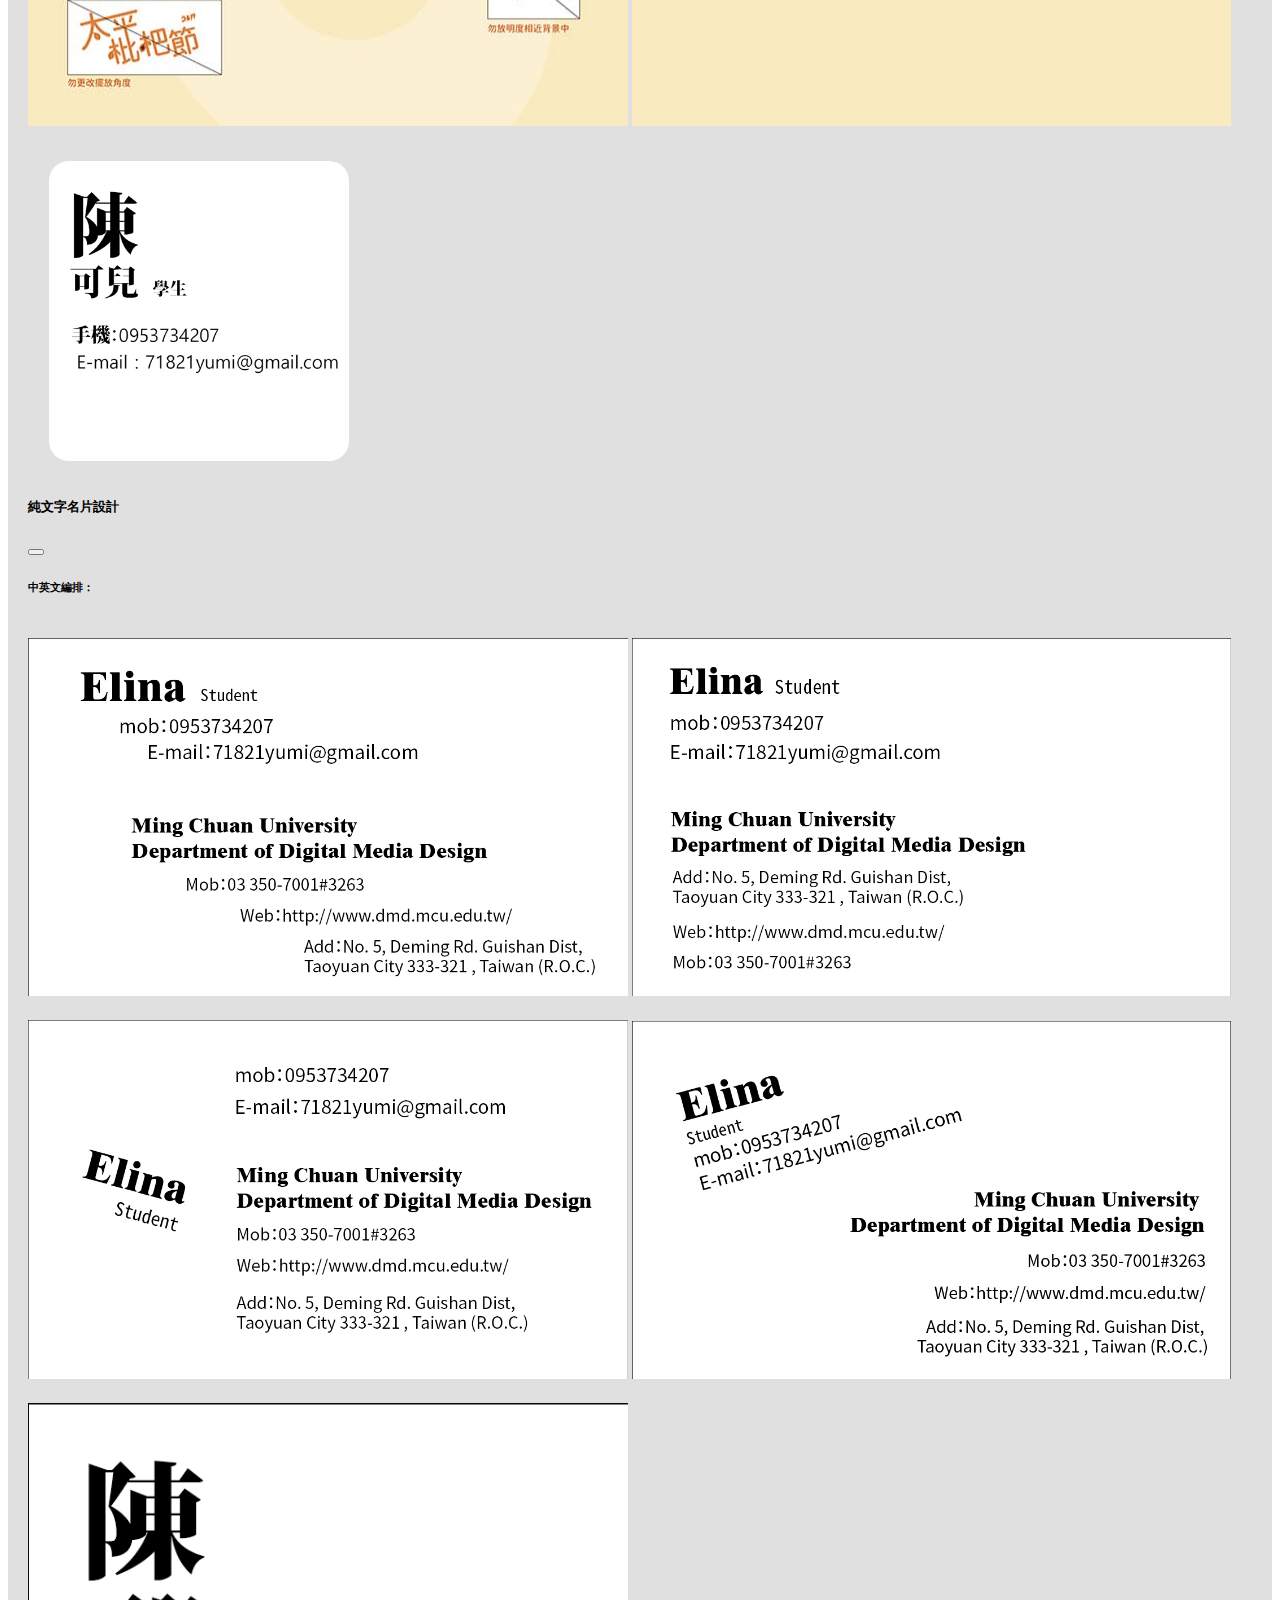
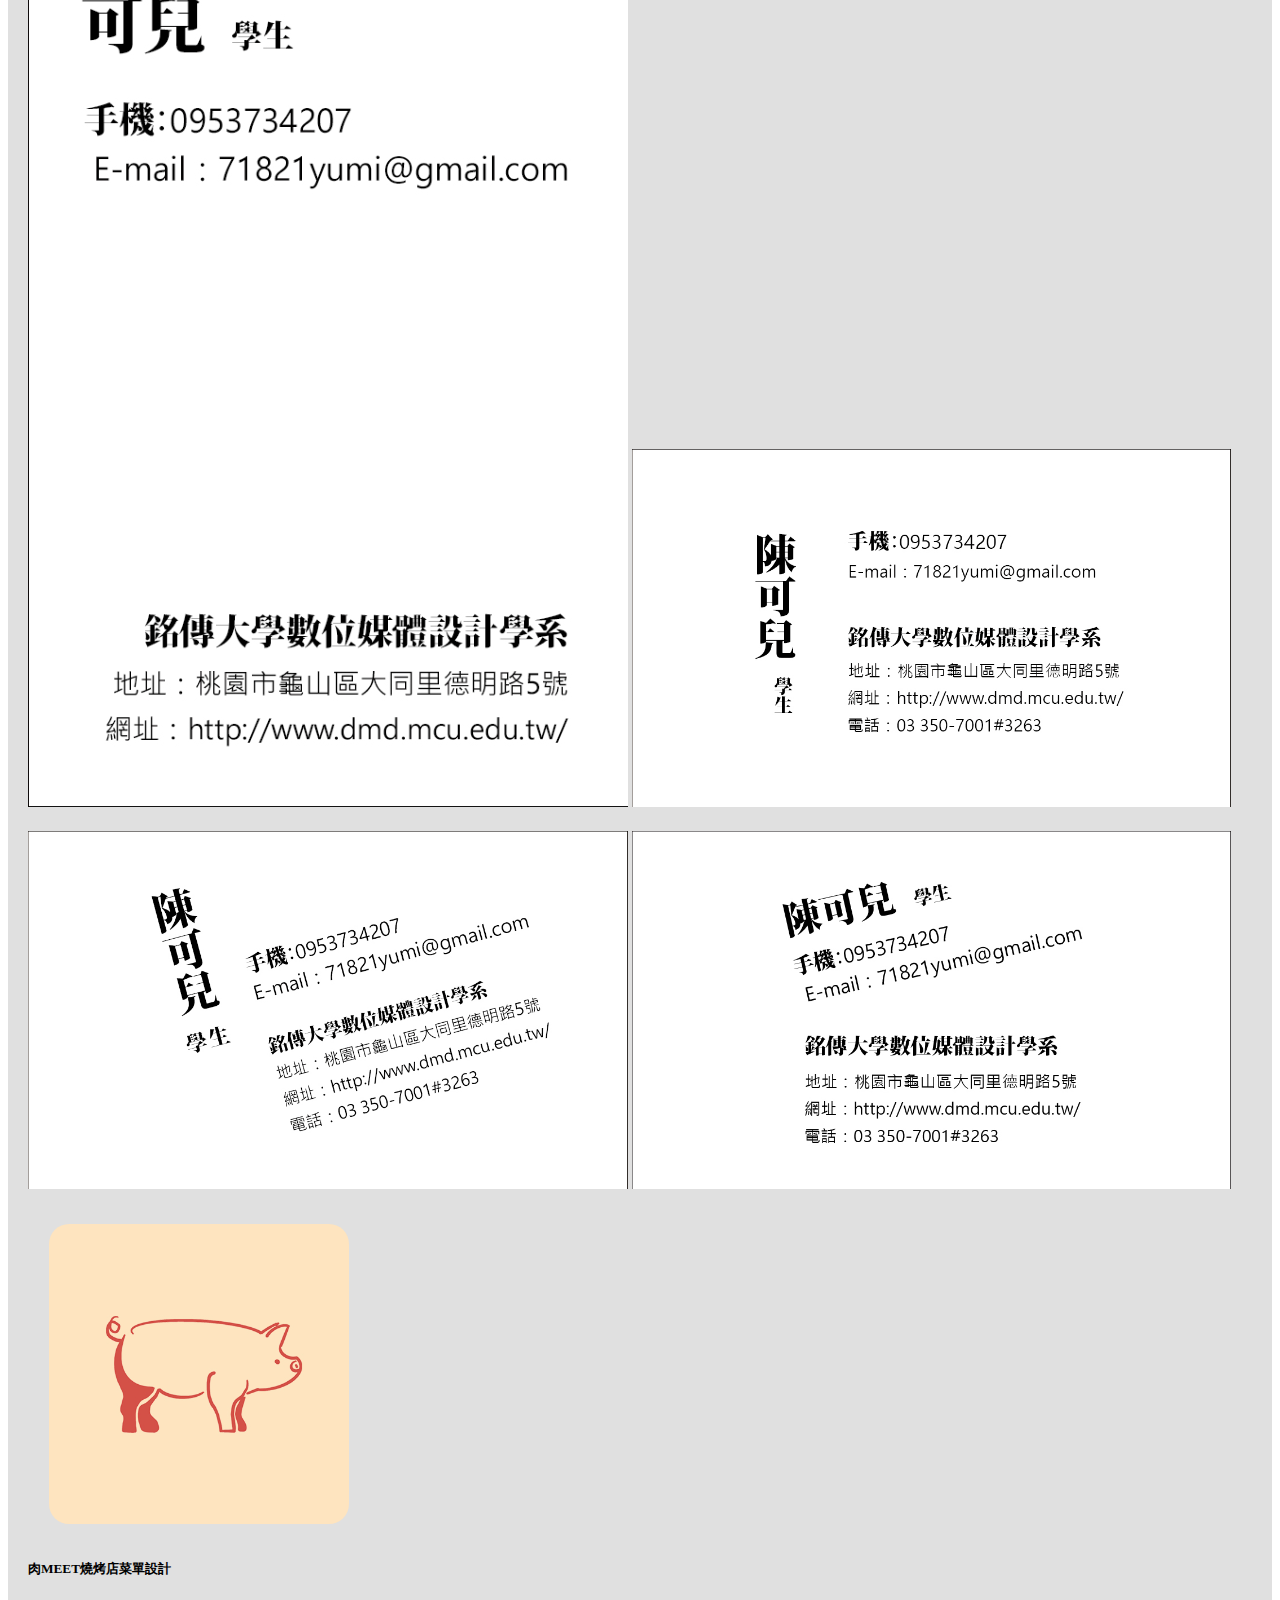
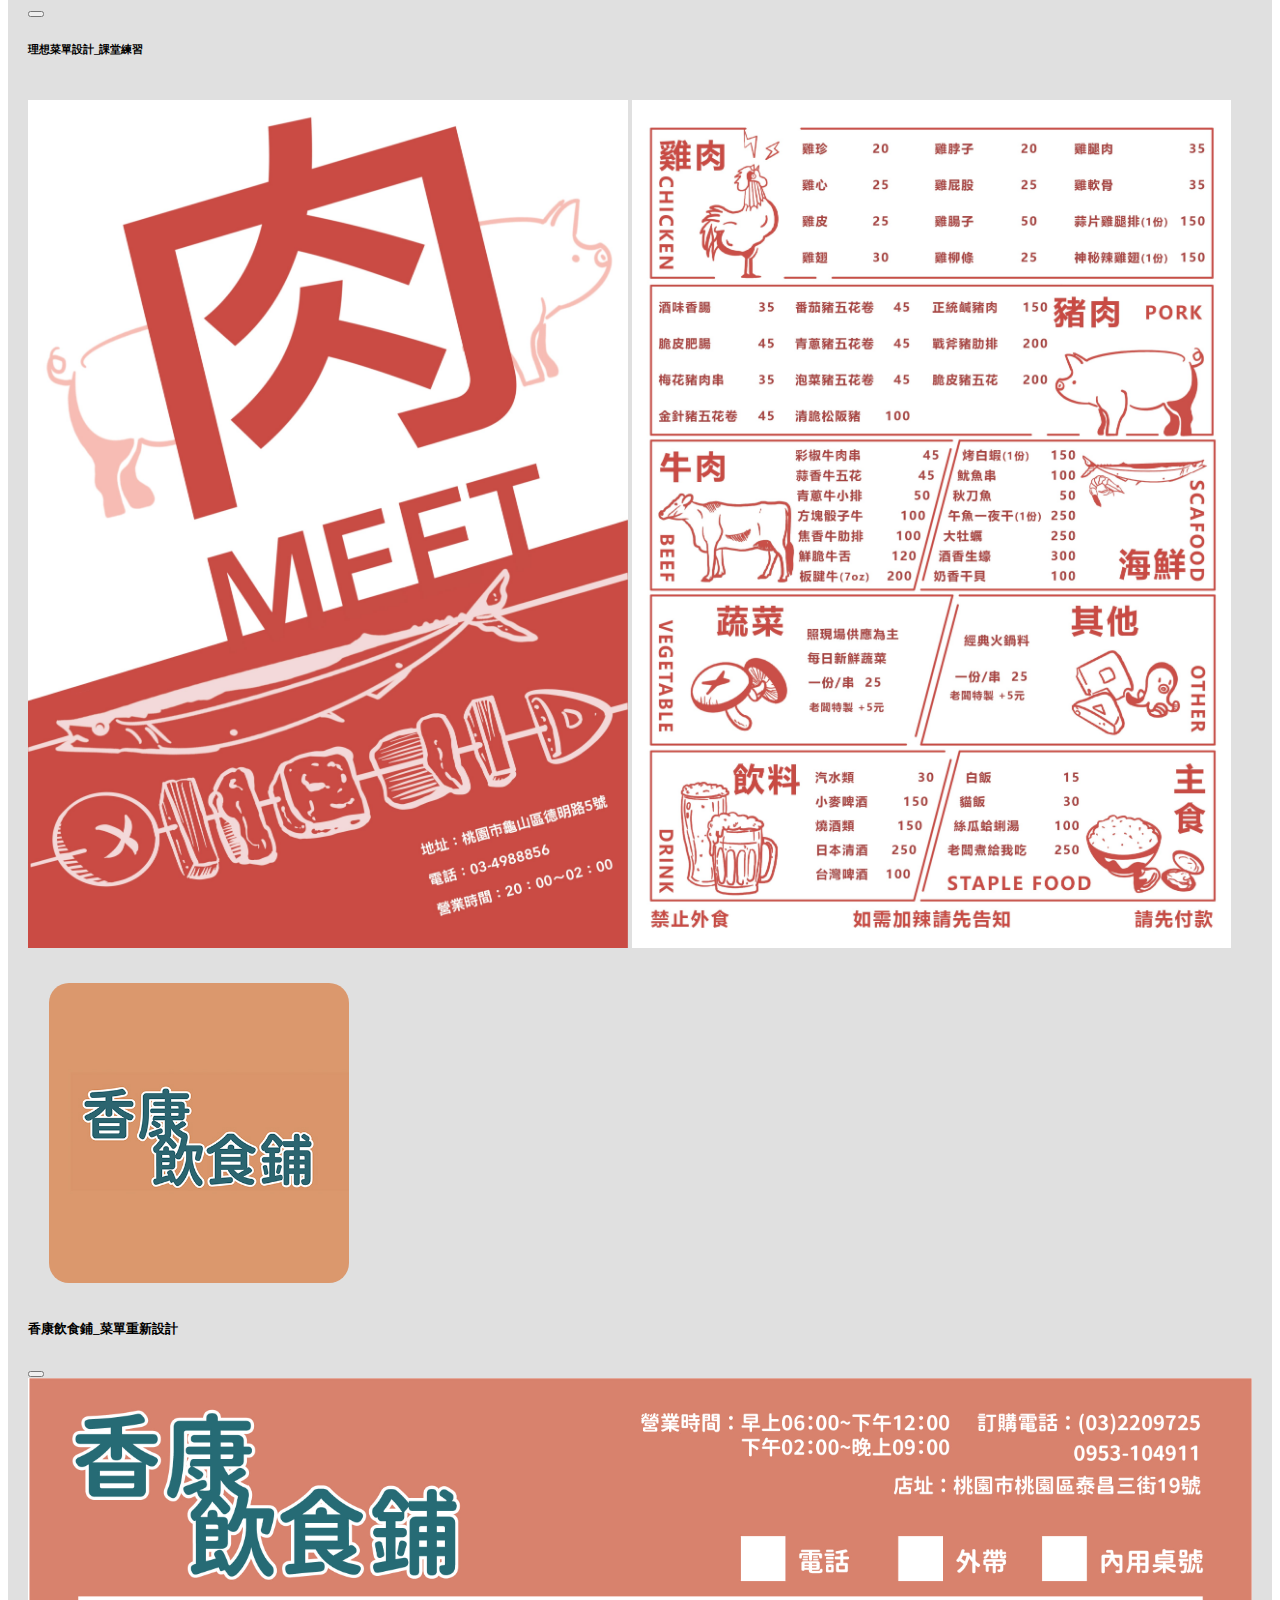
<file: index_gr.html>
<!DOCTYPE html>
<html lang="tw">
<head>
    <meta charset="UTF-8">
    <title>CHEN©|Graphic Design</title>
    <link rel="icon" href="image/favicon-20201031022754164.ico" type="image/x-icon"/>
    <link href="https://cdn.jsdelivr.net/npm/bootstrap@5.0.1/dist/css/bootstrap.min.css" rel="stylesheet" integrity="sha384-+0n0xVW2eSR5OomGNYDnhzAbDsOXxcvSN1TPprVMTNDbiYZCxYbOOl7+AMvyTG2x" crossorigin="anonymous">
    <meta name="viewport" content="width=device-width, initial-scale=1, shrink-to-fit=no">
    <link rel="stylesheet" href="css/style.css">
</head>
<body>
<div class="container-fluid px-0">
    <div class="row g-0">
        <div class="lb" style="z-index:9999">
        <div class="menu-btn">
            <span></span>
            <span></span>
            <span></span>
        </div>
        <div class="menu-box">
            <a href="index.html">HOME</a><br>
            <a href="index_an.html">Animation</a><br>
            <a href="index_il.html">Illustration</a><br>
            <a href="index_gr.html">Graphic Design</a><br>
            <a href="index_ph.html">Photograph</a>
        </div>
        </div>


        <div class="col-sm-3">
            <div class="mab">
                 <div class="mabb">
                    <img src="image/logo.png" class="mlog"><br>
                    <a href="index.html" class="aa">HOME</a><br>
                    <a href="index_an.html" class="aa">Animation</a><br>
                    <a href="index_il.html" class="aa">Illustration</a><br>
                    <a href="index_gr.html" class="aa">Graphic Design</a><br>
                    <a href="index_ph.html" class="aa">Photograph</a>
                     <div>
                     <a href="https://www.behance.net/71821yumic796"><img src="image/index/beicon2.png" 
                        onmouseover="this.src='image/index/beicon.png';"
                        onmouseout="this.src='image/index/beicon2.png';" id="mbe"/>
                    </a>

                    <a href="https://www.instagram.com/cr_15111/"><img src="image/index/ig2.png" 
                        onmouseover="this.src='image/index/ig.png';"
                        onmouseout="this.src='image/index/ig2.png';" id="mbe" />
                    </a>
                    </div>
                 </div>
            </div>
        </div>

        <div class="col-sm-9">
            <div class="mbox2">
                <div class="container-fluid px-0">
                    <div class="row g-0">
                        <div class="AN1">
                            <button type="button"  data-bs-toggle="modal" data-bs-target="#exampleModal" style="border:0;background:none ;">
                            <div class="an1">
                                <p class="anp">
                                    海洋汙染海報
                                </p>
                                    <img src="image/gra/1-1.jpg" class="im img-fluid">
                            </div></button>
                        </div>
                        <div class="modal fade" id="exampleModal" tabindex="-1" aria-labelledby="exampleModalLabel" aria-hidden="true">
                            <div class="modal-dialog modal-xl modal-dialog-centered">
                              <div class="modal-content">
                                <div class="modal-header">
                                  <h5 class="modal-title" id="exampleModalLabel">海洋汙染海報</h5>
                                  <button type="button" class="btn-close" data-bs-dismiss="modal" aria-label="Close"></button>
                                </div>
                                <div class="modal-body">
                                  <img src="image/gra/1.jpg" class="ip rounded mx-auto d-block">
                                </div>
                              </div>
                            </div>
                          </div>


                        <div class="AN1">
                            <button type="button"  data-bs-toggle="modal" data-bs-target="#exampleModa2" style="border:0;background:none ;">
                            <div class="an1">
                                <p class="anp">
                                    芭蕾海報
                                </p>
                                <img src="image/gra/2-1.jpg" class="im img-fluid">
                            </div>
                        </div></button>
                        <div class="modal fade" id="exampleModa2" tabindex="-1" aria-labelledby="exampleModalLabe2" aria-hidden="true">
                            <div class="modal-dialog modal-xl modal-dialog-centered">
                              <div class="modal-content">
                                <div class="modal-header">
                                  <h5 class="modal-title" id="exampleModalLabe2">芭蕾海報</h5>
                                  <button type="button" class="btn-close" data-bs-dismiss="modal" aria-label="Close"></button>
                                </div>
                                <div class="modal-body">
                                    <img src="image/gra/2.jpg" class="ip rounded mx-auto d-block">
                                </div>
                              </div>
                            </div>
                          </div>

                        <div class="AN1">
                            <button type="button"  data-bs-toggle="modal" data-bs-target="#exampleModa3" style="border:0;background:none ;">
                            <div class="an1">
                                <p class="anp">
                                    夢中
                                </p>
                                <img src="image/gra/4 -1.jpg" class="im img-fluid">
                            </div>
                        </div></button>
                        <div class="modal fade" id="exampleModa3" tabindex="-1" aria-labelledby="exampleModalLabe3" aria-hidden="true">
                            <div class="modal-dialog modal-xl modal-dialog-centered">
                              <div class="modal-content">
                                <div class="modal-header">
                                  <h5 class="modal-title" id="exampleModalLabe3">在夢裡我會飛</h5>
                                  <button type="button" class="btn-close" data-bs-dismiss="modal" aria-label="Close"></button>
                                </div>
                                <div class="modal-body">
                                    <img src="image/gra/4.jpg" class="iv">
                                </div>
                              </div>
                            </div>
                          </div>


                        <div class="AN1">
                            <button type="button"  data-bs-toggle="modal" data-bs-target="#exampleModa4" style="border:0;background:none ;">
                            <div class="an1">
                                <p class="anp">
                                    IPhone6/6s
                                </p>
                                <img src="image/gra/12-1.jpg" class="im img-fluid">
                            </div>
                        </div>
                    </div></button>
                    <div class="modal fade" id="exampleModa4" tabindex="-1" aria-labelledby="exampleModalLabe4" aria-hidden="true">
                        <div class="modal-dialog modal-xl modal-dialog-centered">
                          <div class="modal-content">
                            <div class="modal-header">
                              <h5 class="modal-title" id="exampleModalLabe4">IPhone6/6s-修圖練習1</h5>
                              <button type="button" class="btn-close" data-bs-dismiss="modal" aria-label="Close"></button>
                            </div>
                            <div class="modal-body">
                                <img src="image/gra/12.jpg" class="ip rounded mx-auto d-block">
                            </div>
                          </div>
                        </div>
                      </div>


                    <div class="row g-0">
                        <div class="AN1">
                            <button type="button"  data-bs-toggle="modal" data-bs-target="#exampleModa5" style="border:0;background:none ;">
                            <div class="an1">
                                <p class="anp">
                                    金色三麥-包種茶啤
                                </p>
                                <img src="image/gra/14-1.jpg" class="im img-fluid">
                            </div>
                        </div></button>
                        <div class="modal fade" id="exampleModa5" tabindex="-1" aria-labelledby="exampleModalLabe5" aria-hidden="true">
                            <div class="modal-dialog modal-xl modal-dialog-centered">
                              <div class="modal-content">
                                <div class="modal-header">
                                  <h5 class="modal-title" id="exampleModalLabe5">金色三麥 包種茶啤-修圖練習2</h5>
                                  <button type="button" class="btn-close" data-bs-dismiss="modal" aria-label="Close"></button>
                                </div>
                                <div class="modal-body">
                                    <img src="image/gra/14.jpg" class="ip rounded mx-auto d-block">
                                </div>
                              </div>
                            </div>
                          </div>


                        <div class="AN1">
                            <button type="button"  data-bs-toggle="modal" data-bs-target="#exampleModa6" style="border:0;background:none ;">
                            <div class="an1">
                                <p class="anp">
                                    Aqua Vitae<br>生命之水淡香水
                                </p>
                                <img src="image/gra/15-2.jpg" class="im img-fluid">
                            </div>
                        </div></button>
                        <div class="modal fade" id="exampleModa6" tabindex="-1" aria-labelledby="exampleModalLabe6" aria-hidden="true">
                            <div class="modal-dialog modal-xl modal-dialog-centered">
                              <div class="modal-content">
                                <div class="modal-header">
                                  <h5 class="modal-title" id="exampleModalLabe6">Aqua Vitae 生命之水淡香水-修圖練習3</h5>
                                  <button type="button" class="btn-close" data-bs-dismiss="modal" aria-label="Close"></button>
                                </div>
                                <div class="modal-body">
                                    <img src="image/gra/15.jpg" class="iv rounded mx-auto d-block">
                                </div>
                              </div>
                            </div>
                          </div>

                        <div class="AN1">
                            <button type="button"  data-bs-toggle="modal" data-bs-target="#exampleModa7" style="border:0;background:none ;">
                            <div class="an1">
                                <p class="anp">
                                    夢中系列-1
                                </p>
                                <img src="image/gra/13-1.jpg" class="im img-fluid">
                            </div>
                        </div></button>
                        <div class="modal fade" id="exampleModa7" tabindex="-1" aria-labelledby="exampleModalLabe7" aria-hidden="true">
                            <div class="modal-dialog modal-xl modal-dialog-centered">
                              <div class="modal-content">
                                <div class="modal-header">
                                  <h5 class="modal-title" id="exampleModalLabe7">在夢裡我住在高山上的椰子屋裡-修圖練習4</h5>
                                  <button type="button" class="btn-close" data-bs-dismiss="modal" aria-label="Close"></button>
                                </div>
                                <div class="modal-body">
                                    <img src="image/gra/13.jpg" class="iv rounded mx-auto d-block">
                                </div>
                              </div>
                            </div>
                          </div>

                        <div class="AN1">
                            <button type="button"  data-bs-toggle="modal" data-bs-target="#exampleModa8" style="border:0;background:none ;">
                            <div class="an1">
                                <p class="anp">
                                    枇杷節
                                </p>
                                <img src="image/gra/03/0.jpg" class="im img-fluid">
                            </div>
                        </div></button>
                        <div class="modal fade" id="exampleModa8" tabindex="-1" aria-labelledby="exampleModalLabe8" aria-hidden="true">
                            <div class="modal-dialog modal-xl modal-dialog-centered">
                              <div class="modal-content">
                                <div class="modal-header">
                                  <h5 class="modal-title" id="exampleModalLabe8">枇杷節活動識別設計</h5>
                                  <button type="button" class="btn-close" data-bs-dismiss="modal" aria-label="Close"></button>
                                </div>
                                <div class="modal-body">
                                    <img src="image/gra/03/1.jpg" class="iv rounded mx-auto d-block">
                                    <img src="image/gra/03/2.jpg" class="ip rounded mx-auto d-block">
                                    <img src="image/gra/03/3.jpg" class="ipp rounded float-start">
                                    <img src="image/gra/03/4.jpg" class="ipp rounded float-end">
                                    <img src="image/gra/03/5.jpg" class="ipp rounded float-start">
                                    <img src="image/gra/03/6.jpg" class="ipp rounded float-end">
                                    <img src="image/gra/03/7.jpg" class="ipp rounded float-start">
                                    <img src="image/gra/03/8.jpg" class="ipp rounded float-end">
                                    <img src="image/gra/03/9.jpg" class="ipp rounded mx-auto d-block">

                                </div>
                              </div>
                            </div>
                          </div>

                          <div class="AN1">
                            <button type="button"  data-bs-toggle="modal" data-bs-target="#exampleModa10" style="border:0;background:none ;">
                            <div class="an1">
                                <p class="anp">
                                    純文字名片設計
                                </p>
                                <img src="images/gr/1.jpg" class="im img-fluid">
                            </div>
                        </div></button>
                        <div class="modal fade" id="exampleModa10" tabindex="-1" aria-labelledby="exampleModalLabe10" aria-hidden="true">
                            <div class="modal-dialog modal-xl modal-dialog-centered">
                              <div class="modal-content">
                                <div class="modal-header">
                                  <h5 class="modal-title" id="exampleModalLabe10">純文字名片設計</h5>
                                  <button type="button" class="btn-close" data-bs-dismiss="modal" aria-label="Close"></button>
                                </div>
                                <div class="modal-body">
                                    <h6>中英文編排：</h6><br>
                                    <img src="images/gr/1-5 (1).jpg"  class="ipp rounded float-start">
                                    <img src="images/gr/1-5 (2).jpg"  class="ipp rounded float-start">
                                    <img src="images/gr/1-5 (3).jpg"  class="ipp rounded float-start">
                                    <img src="images/gr/1-5 (4).jpg"  class="ipp rounded float-start">
                                    <img src="images/gr/1-2.jpg"  class="ipp rounded float-lg-end">
                                    <img src="images/gr/1-1.jpg"  class="ipp rounded float-start">
                                    <img src="images/gr/1-3.jpg"  class="ipp rounded float-start">
                                    <img src="images/gr/1-4.jpg"  class="ipp rounded float-start">
                              </div>
                            </div>
                          </div>
                        </div>

                          <div class="AN1">
                            <button type="button"  data-bs-toggle="modal" data-bs-target="#exampleModa11" style="border:0;background:none ;">
                            <div class="an1">
                                <p class="anp">
                                    菜單設計
                                </p>
                                <img src="images/gr/2.jpg" class="im img-fluid">
                            </div>
                        </div></button>
                        <div class="modal fade" id="exampleModa11" tabindex="-1" aria-labelledby="exampleModalLabe11" aria-hidden="true">
                            <div class="modal-dialog modal-xl modal-dialog-centered">
                              <div class="modal-content">
                                <div class="modal-header">
                                  <h5 class="modal-title" id="exampleModalLabe11">肉MEET燒烤店菜單設計</h5>
                                  <button type="button" class="btn-close" data-bs-dismiss="modal" aria-label="Close"></button>
                                </div>
                                <div class="modal-body">
                                    <h6>理想菜單設計_課堂練習</h6><br>
                                    <img src="images/gr/2 (1).jpg"  class="ipp rounded float-start">
                                    <img src="images/gr/2 (2).jpg"  class="ipp rounded float-start">
                              </div>
                            </div>
                          </div>
                        </div>

                        <div class="AN1">
                          <button type="button"  data-bs-toggle="modal" data-bs-target="#exampleModa12" style="border:0;background:none ;">
                          <div class="an1">
                              <p class="anp">
                                  菜單設計
                              </p>
                              <img src="images/gr/3-1.jpg" class="im img-fluid">
                          </div>
                      </div></button>
                      <div class="modal fade" id="exampleModa12" tabindex="-1" aria-labelledby="exampleModalLabe12" aria-hidden="true">
                          <div class="modal-dialog modal-xl modal-dialog-centered">
                            <div class="modal-content">
                              <div class="modal-header">
                                <h5 class="modal-title" id="exampleModalLabe12">香康飲食鋪_菜單重新設計</h5>
                                <button type="button" class="btn-close" data-bs-dismiss="modal" aria-label="Close"></button>
                              </div>
                              <div class="modal-body">
                                  <img src="images/gr/3.jpg"  class="iv rounded mx-auto d-block">
                            </div>
                          </div>
                        </div>
                      </div>

                        <div class="AN1">
                            <div class="an1">
                                <img src="images/ph/000000.png" class="im img-fluid">
                            </div>
                        </div>
                        
                  
                    </div>
                </div>      
            </div>
           <div class="box4">
            <p>CHEN© || email:71821yumi@gmail.com || phone:+886 953734207</p>
       </div>

        </div>
    </div>
    </div>
</div>

    <script src="https://cdn.jsdelivr.net/npm/bootstrap@5.0.1/dist/js/bootstrap.bundle.min.js" integrity="sha384-gtEjrD/SeCtmISkJkNUaaKMoLD0//ElJ19smozuHV6z3Iehds+3Ulb9Bn9Plx0x4" crossorigin="anonymous"></script>
    <script src="https://ajax.googleapis.com/ajax/libs/jquery/3.6.0/jquery.min.js"></script>
    <script>
     $(".menu-btn").click(function(){
            $(".menu-box").toggleClass("active");
            $(this).toggleClass("active")
        });
    </script>
</body>
</html>
</file>
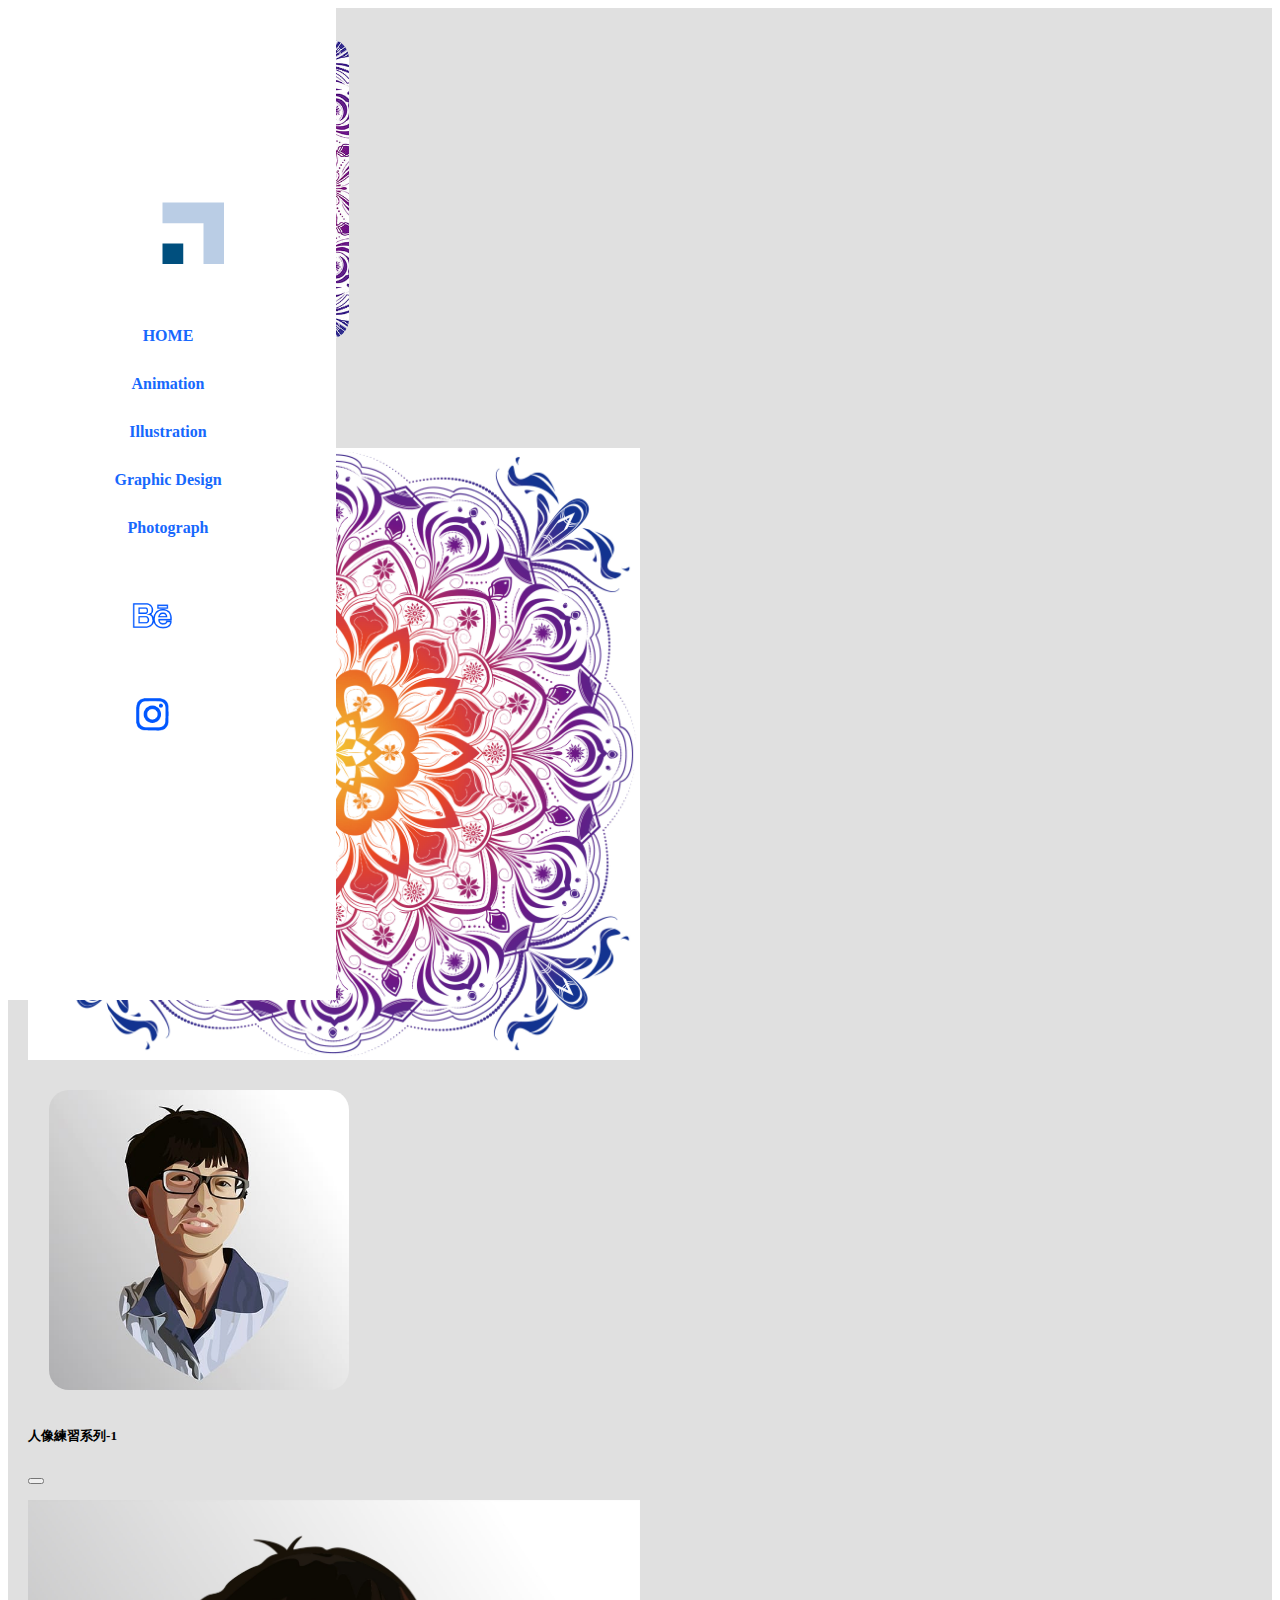
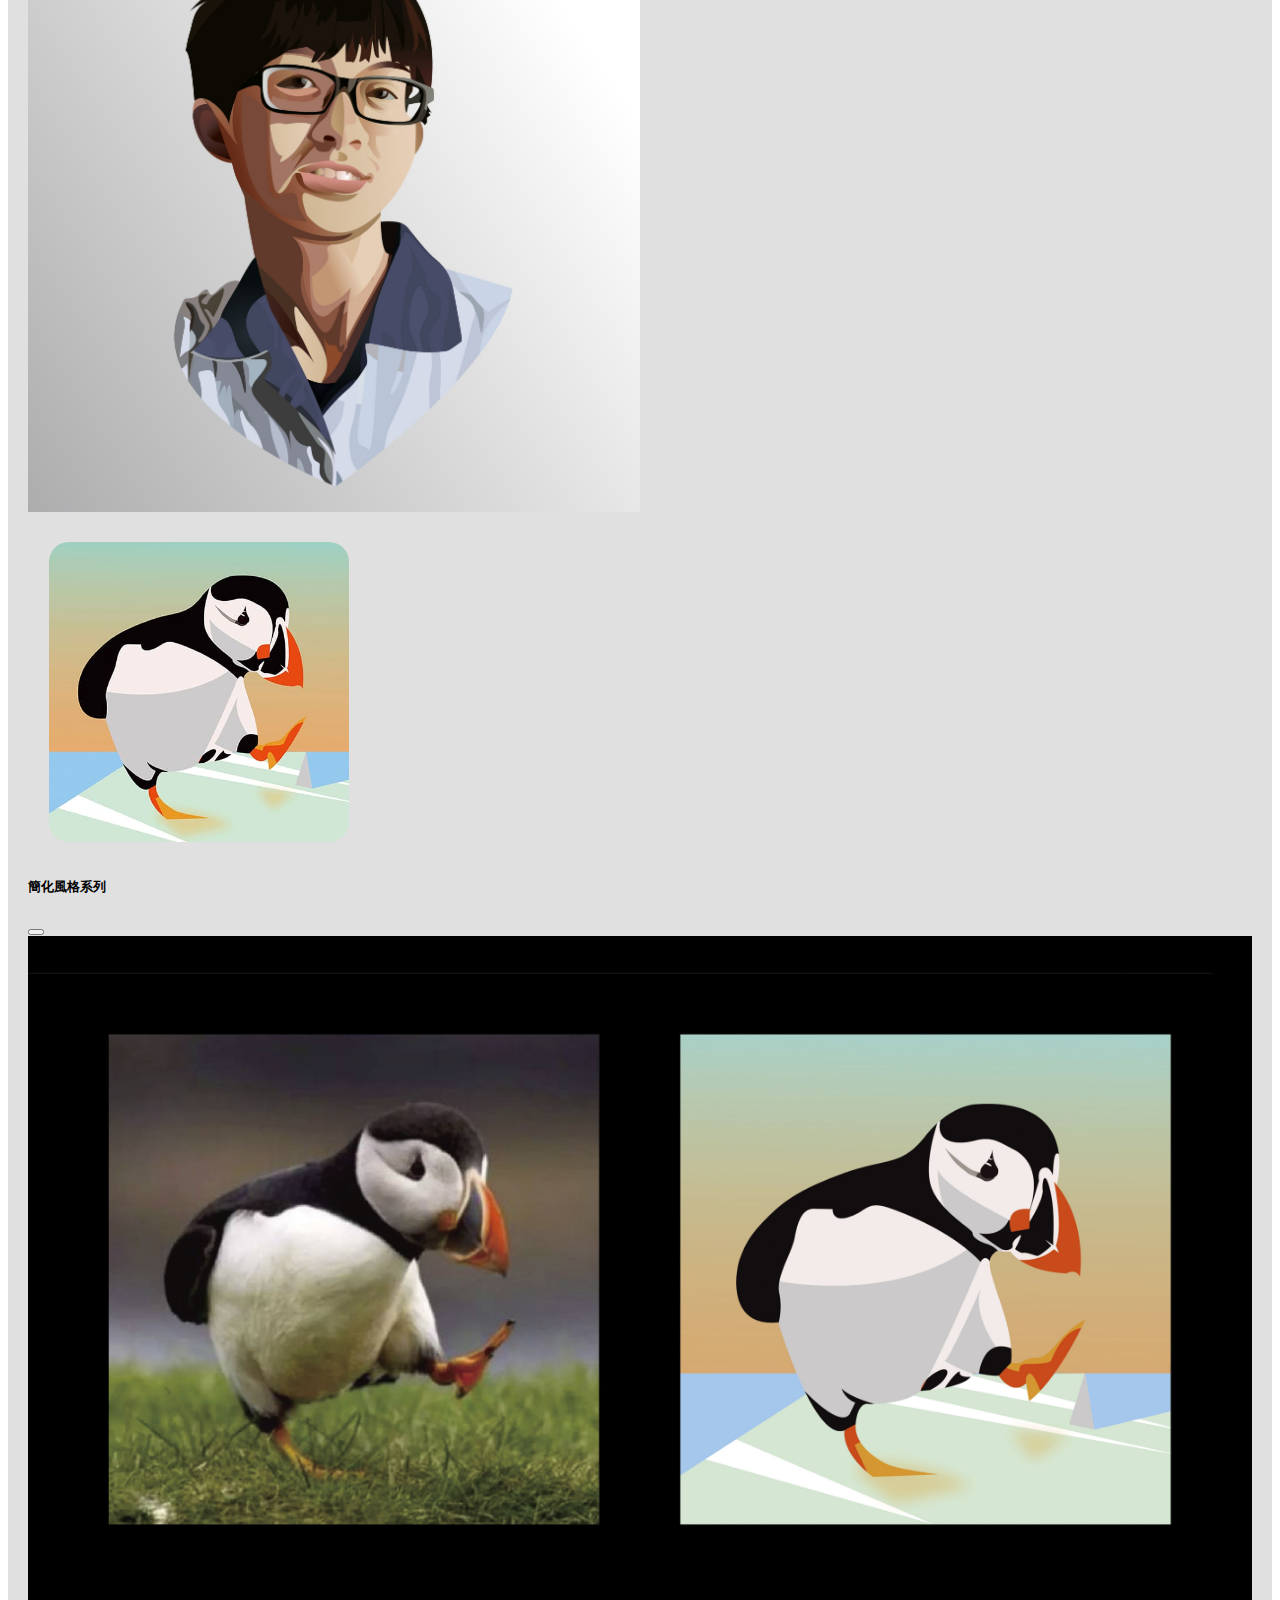
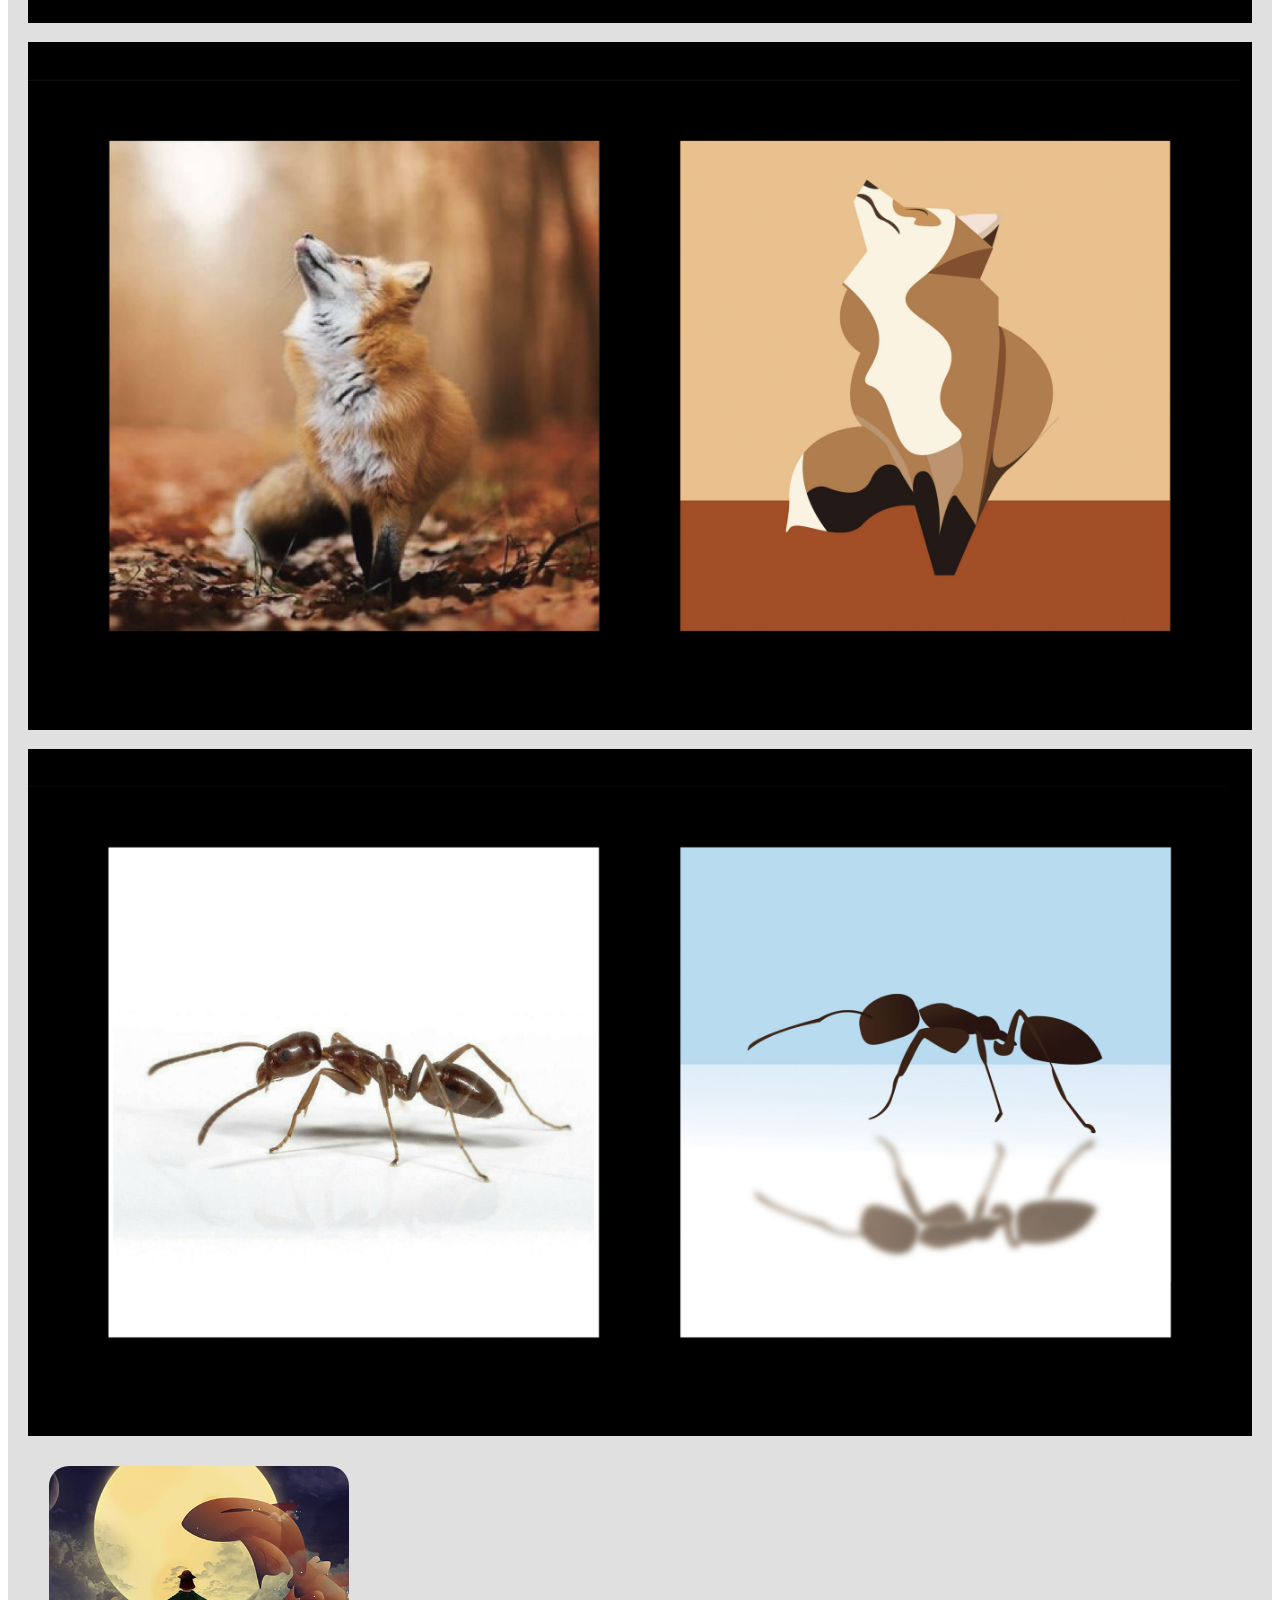
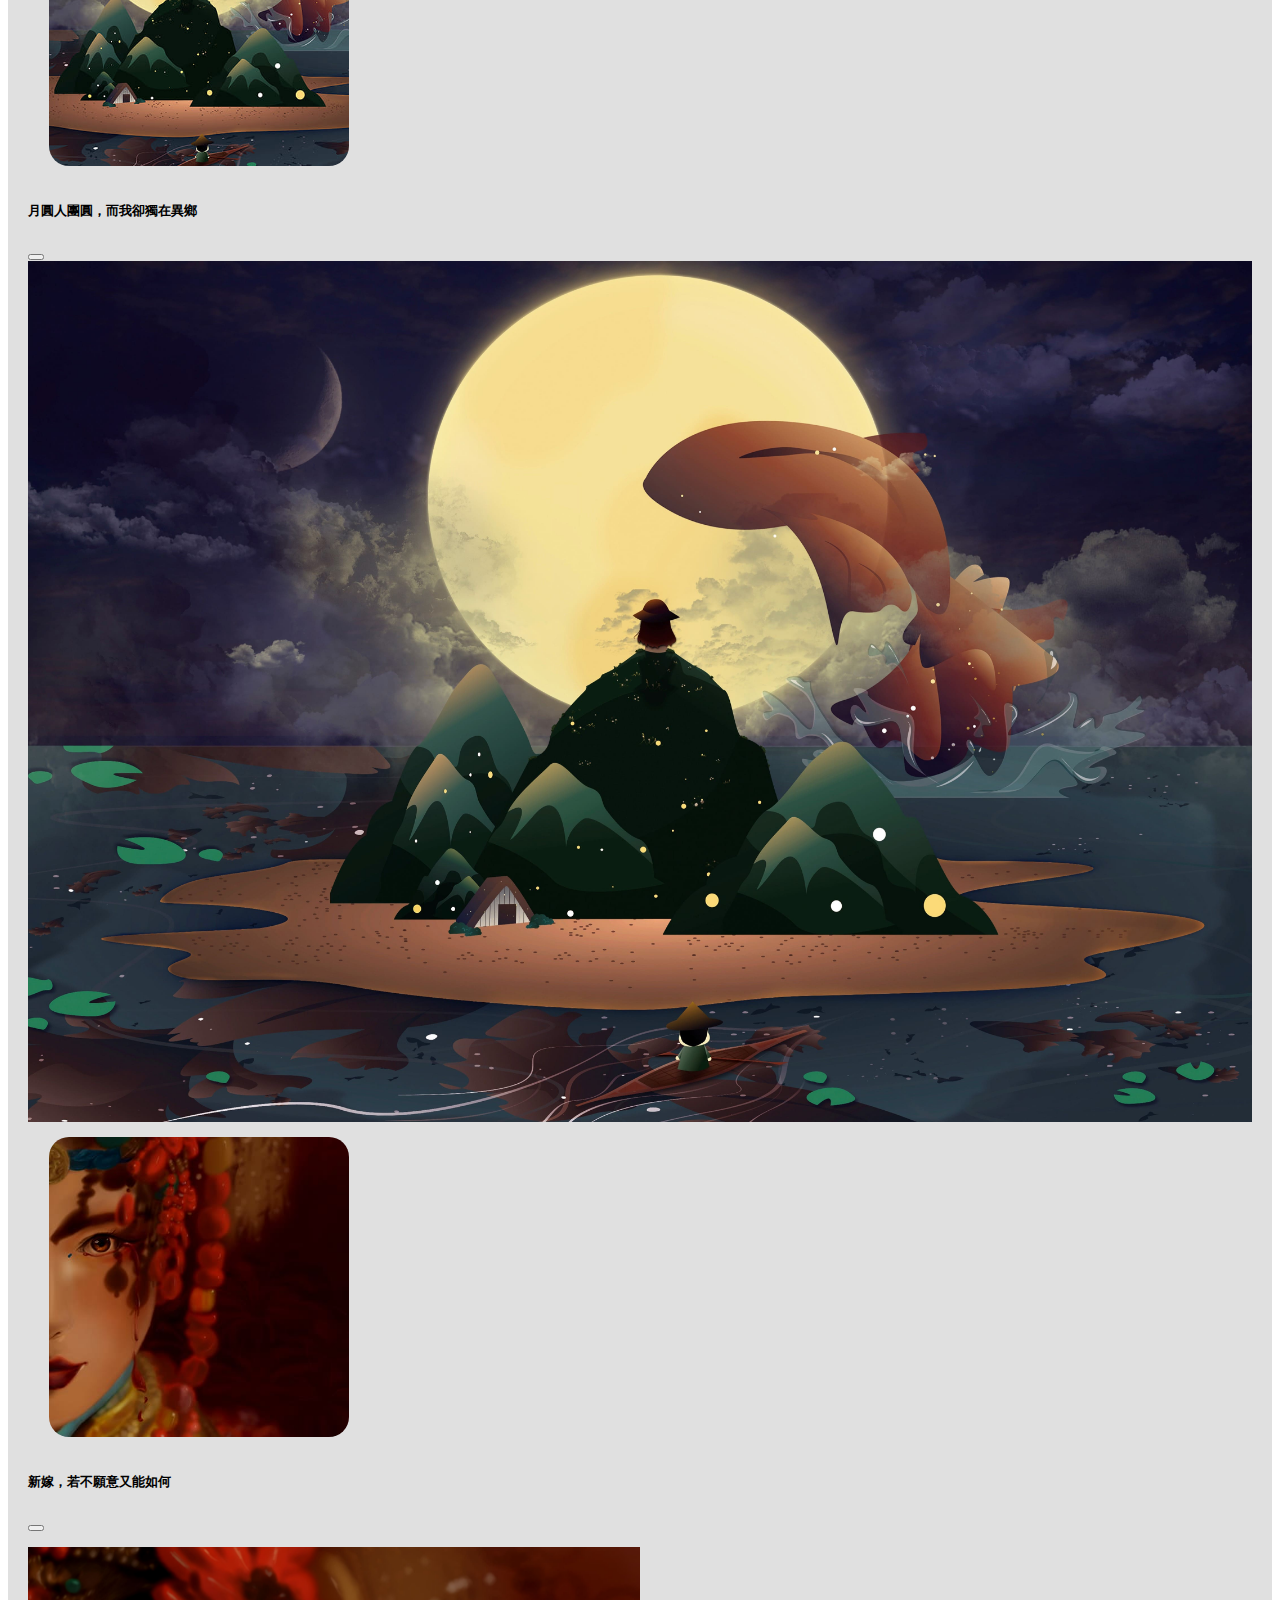
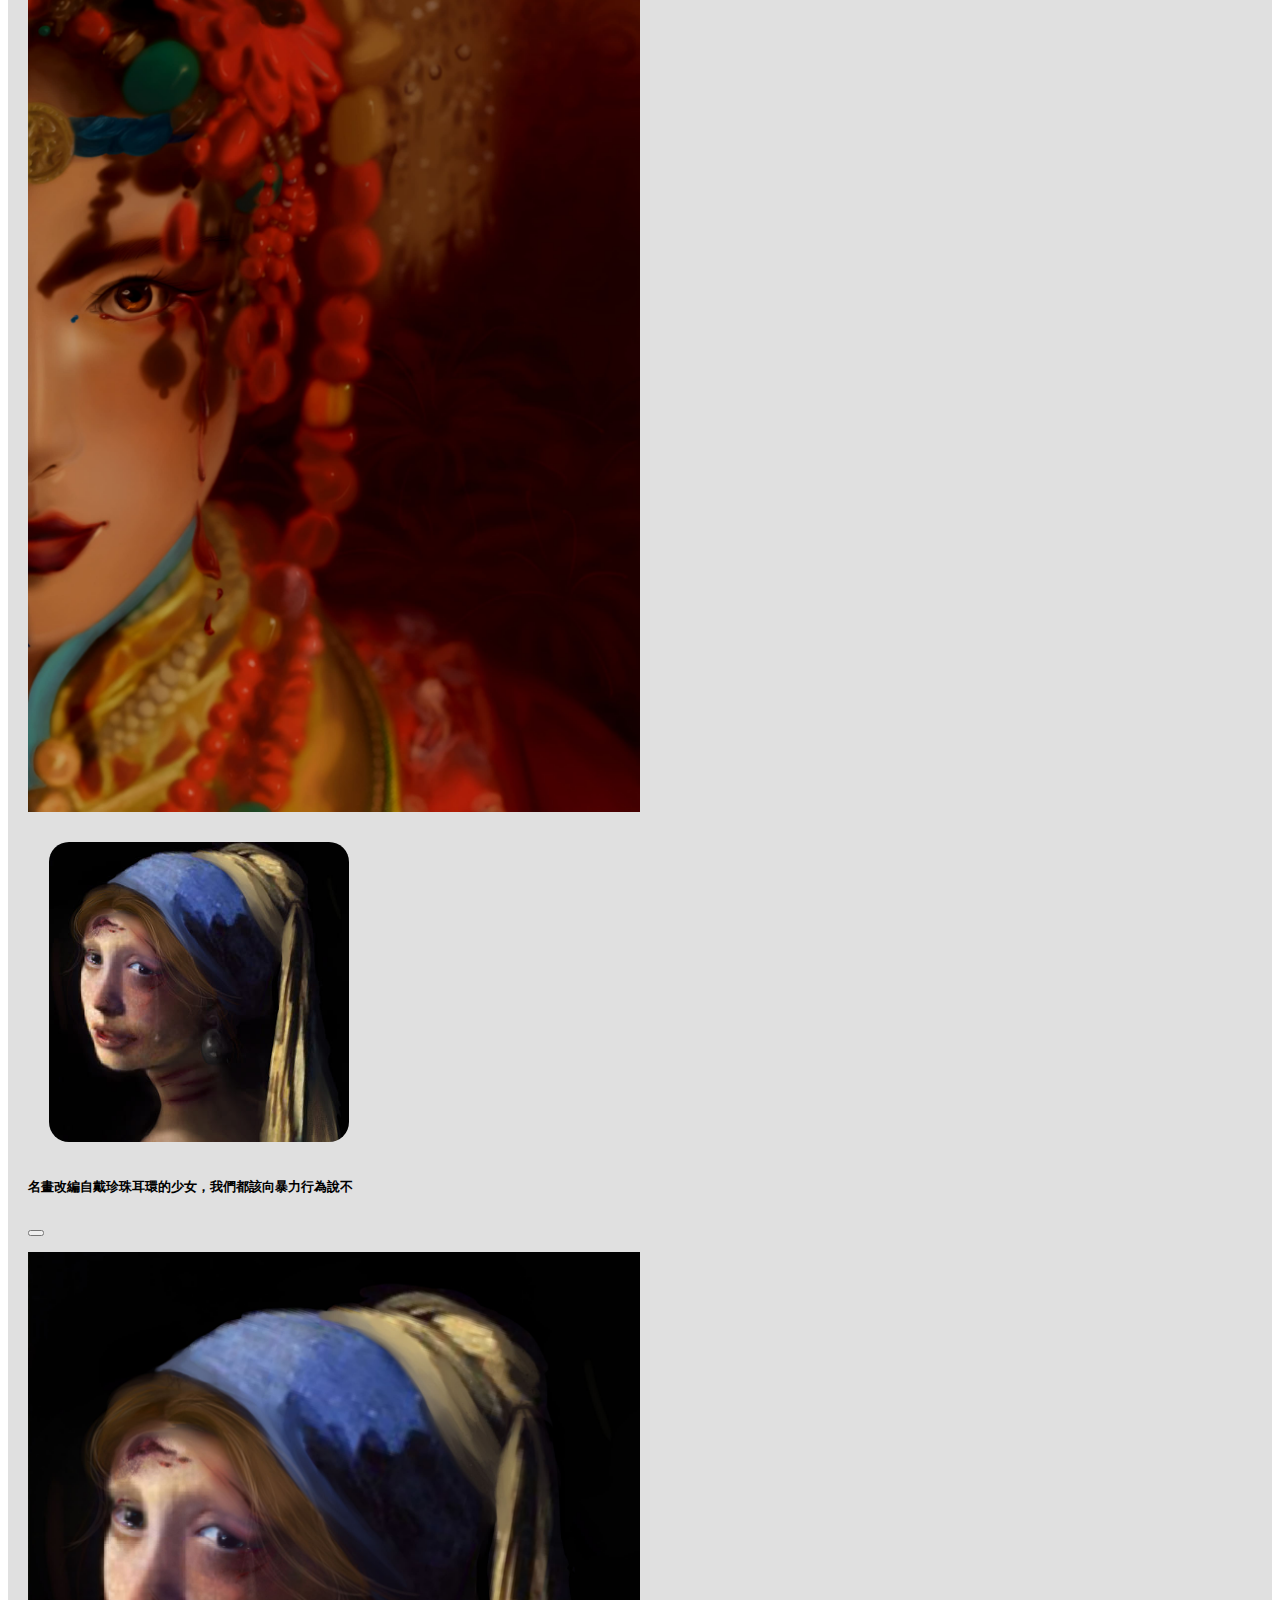
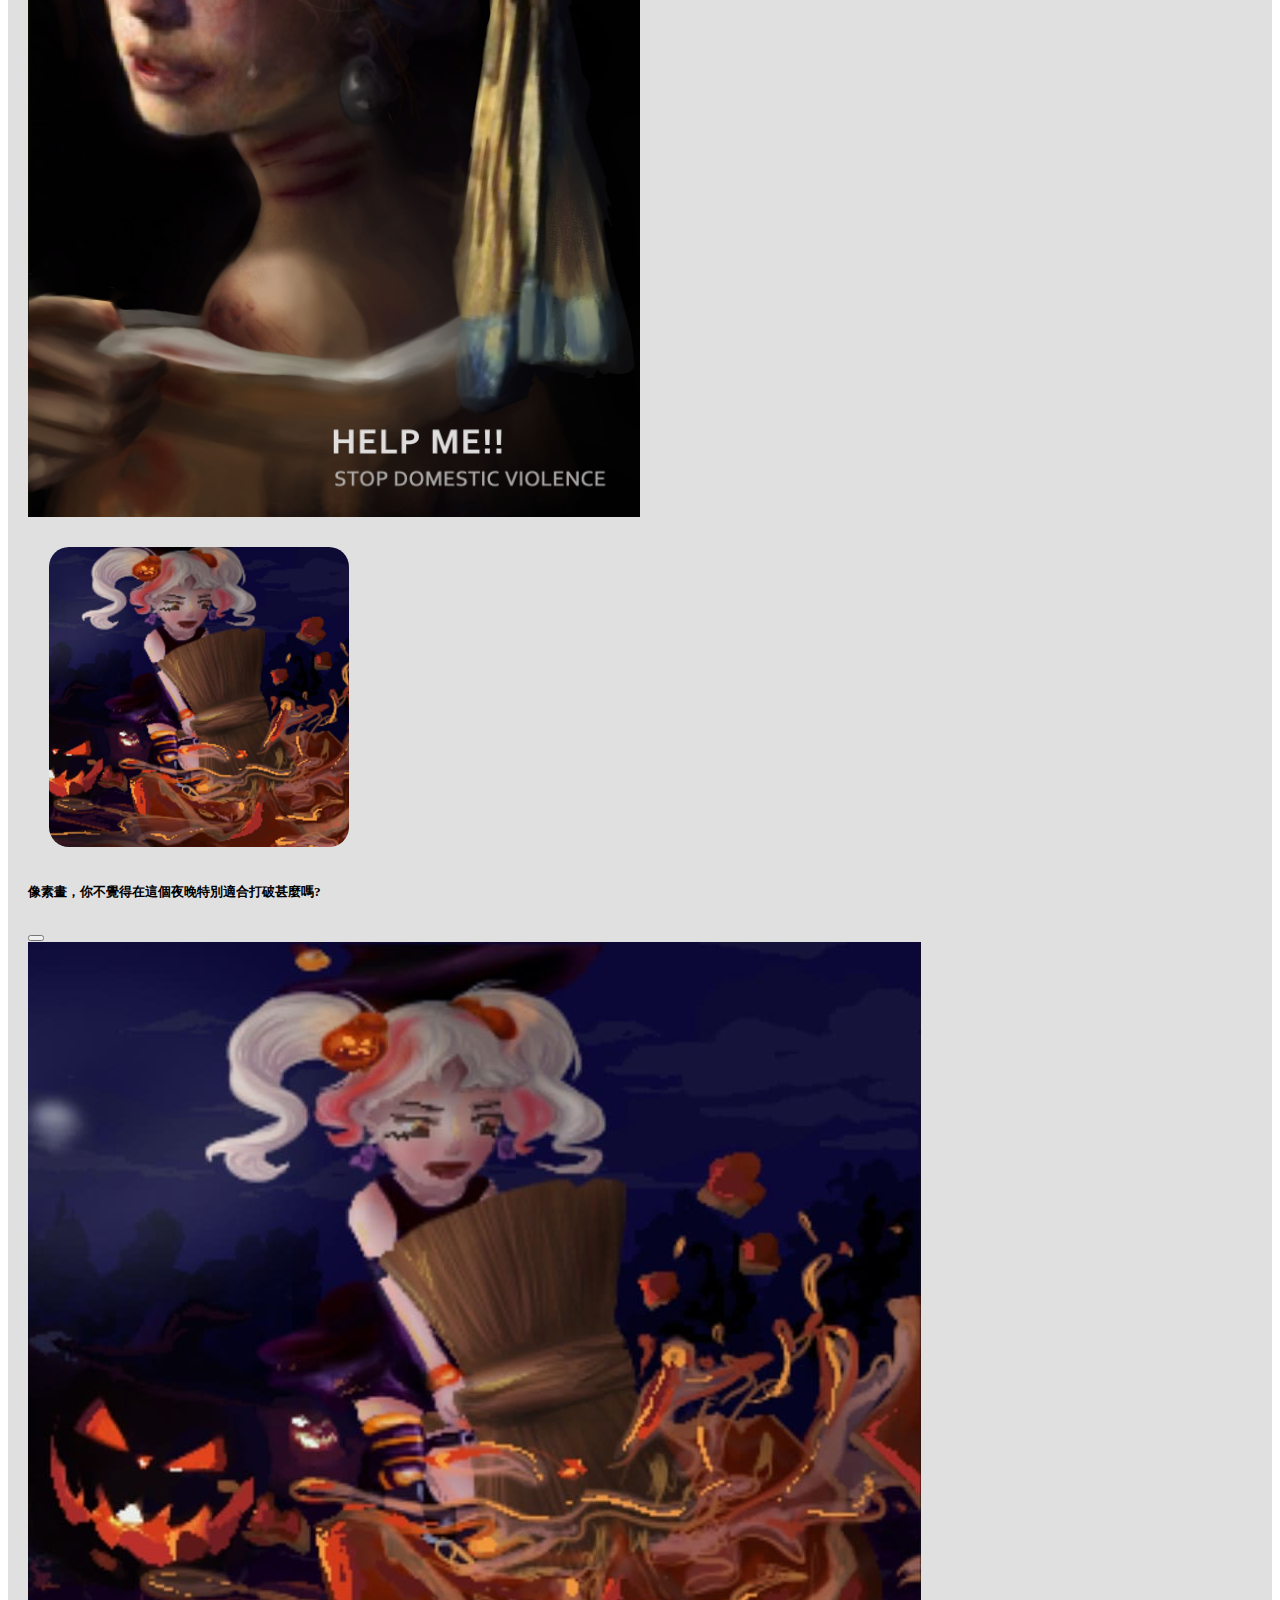
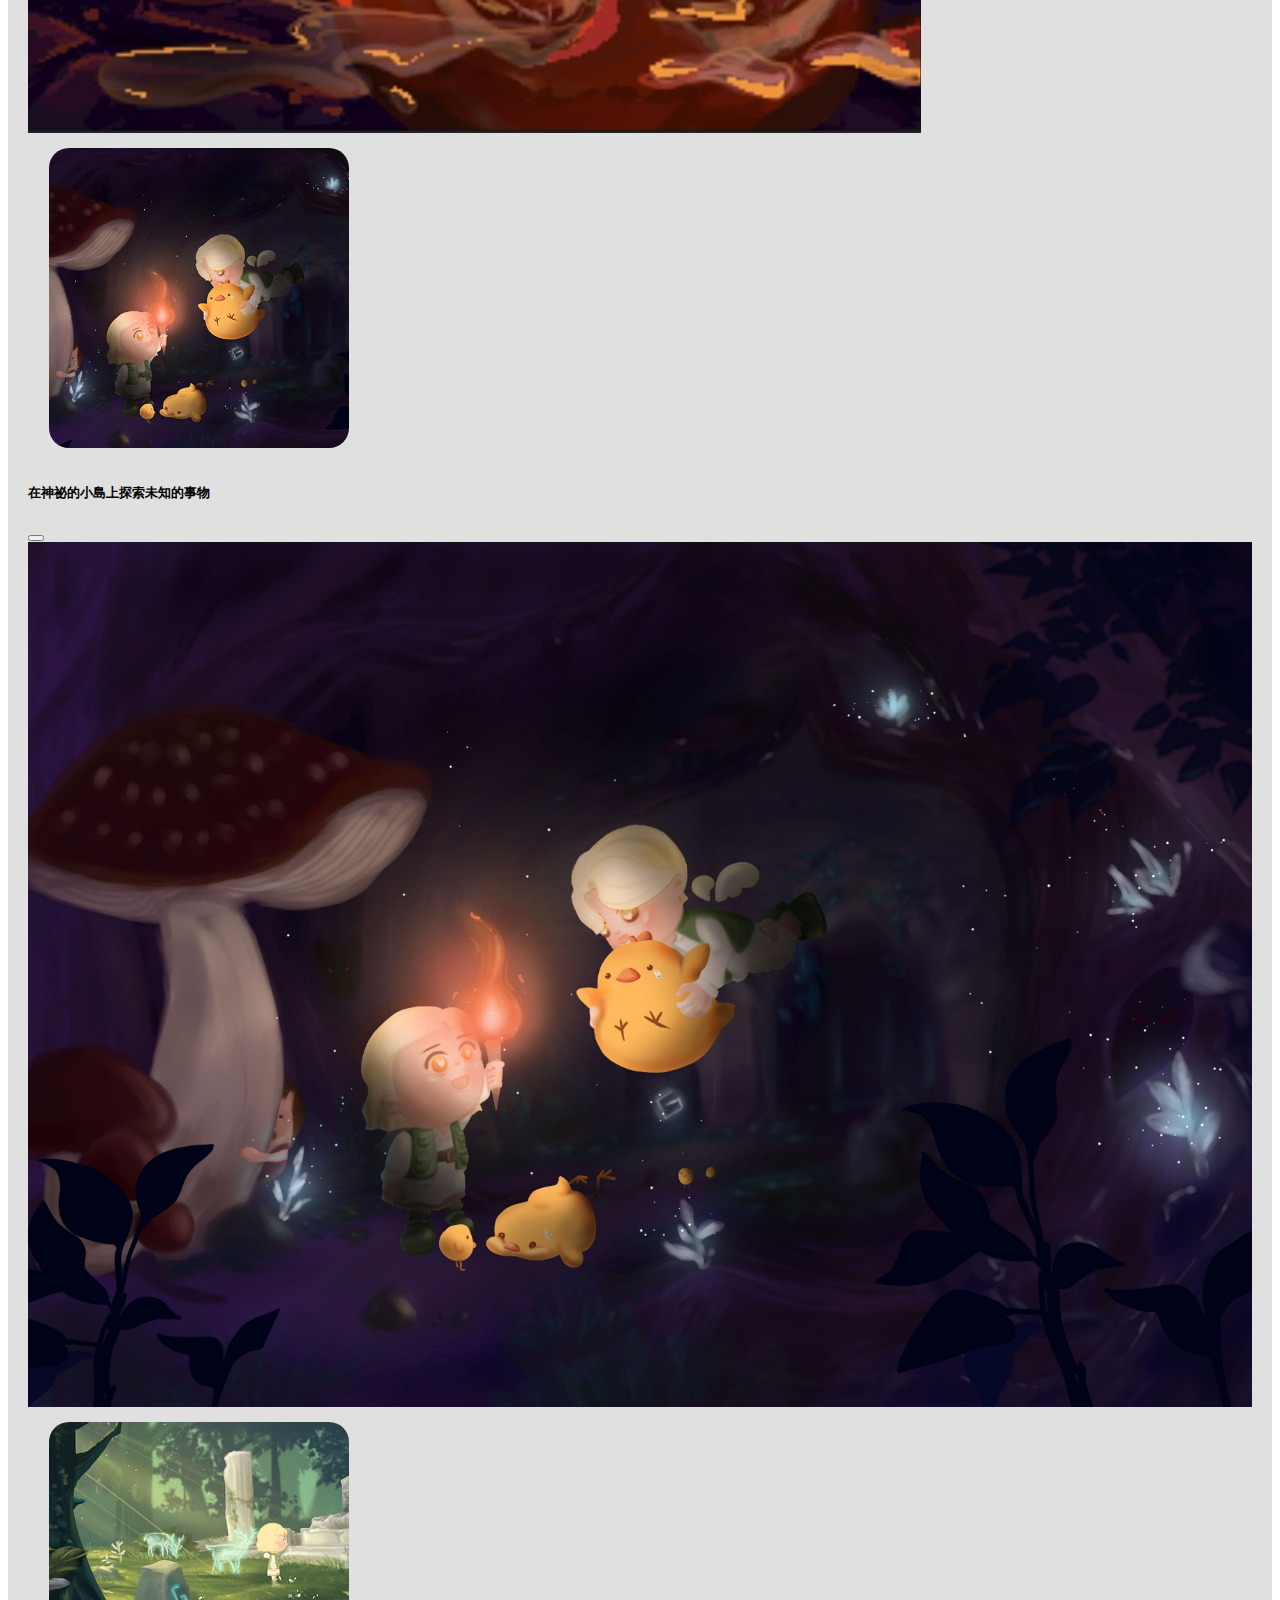
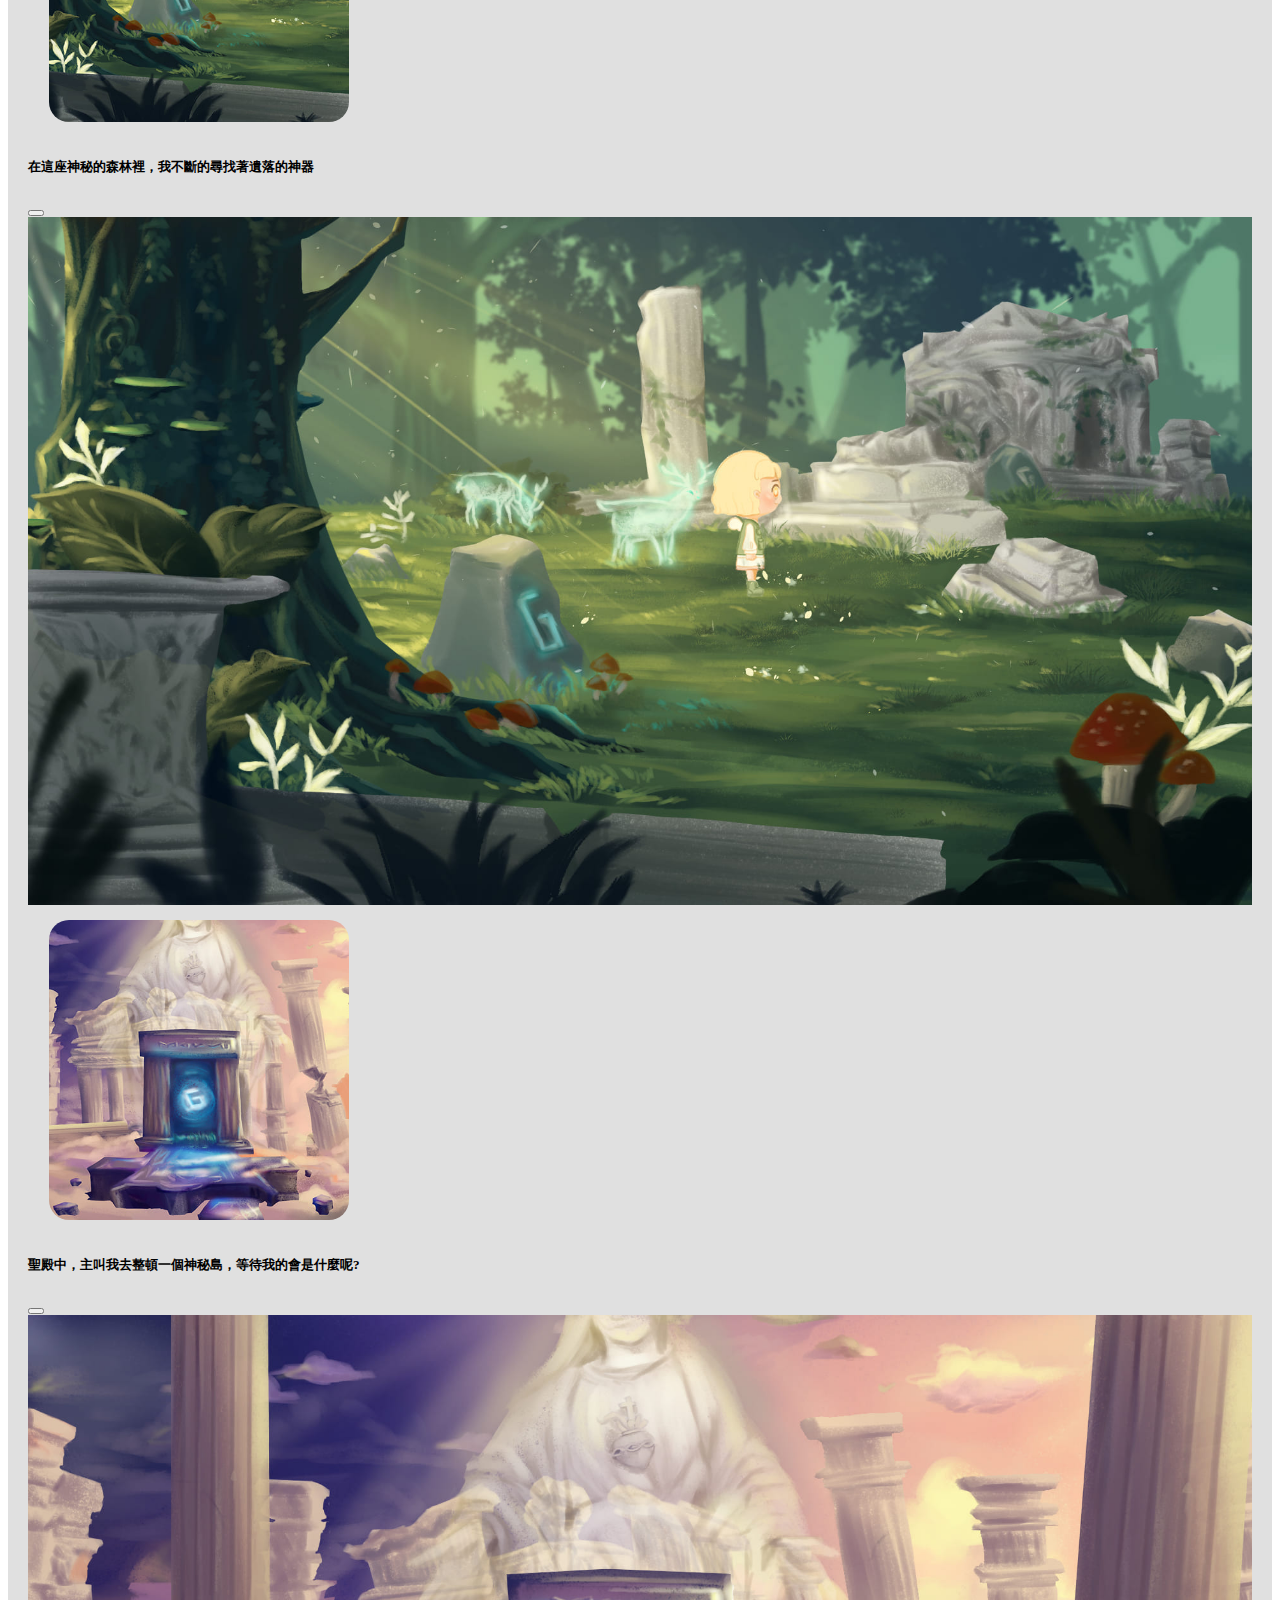
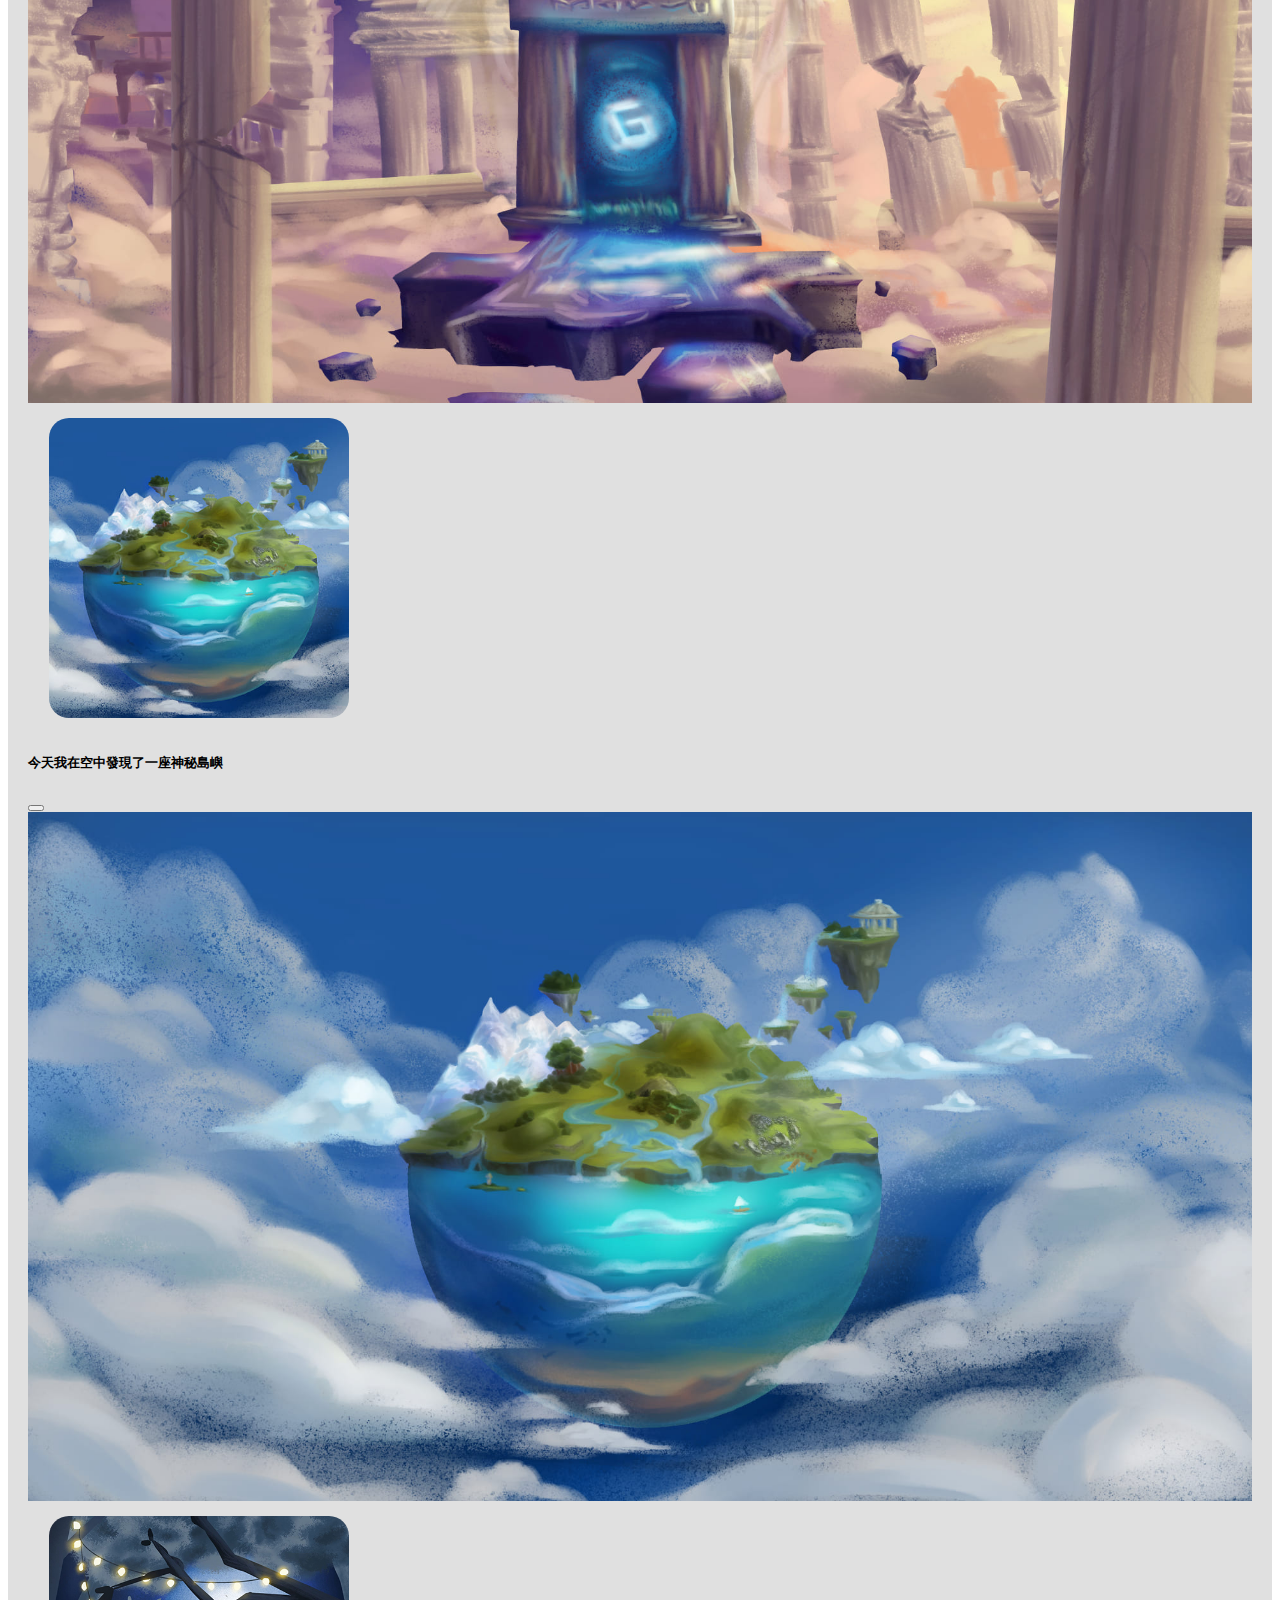
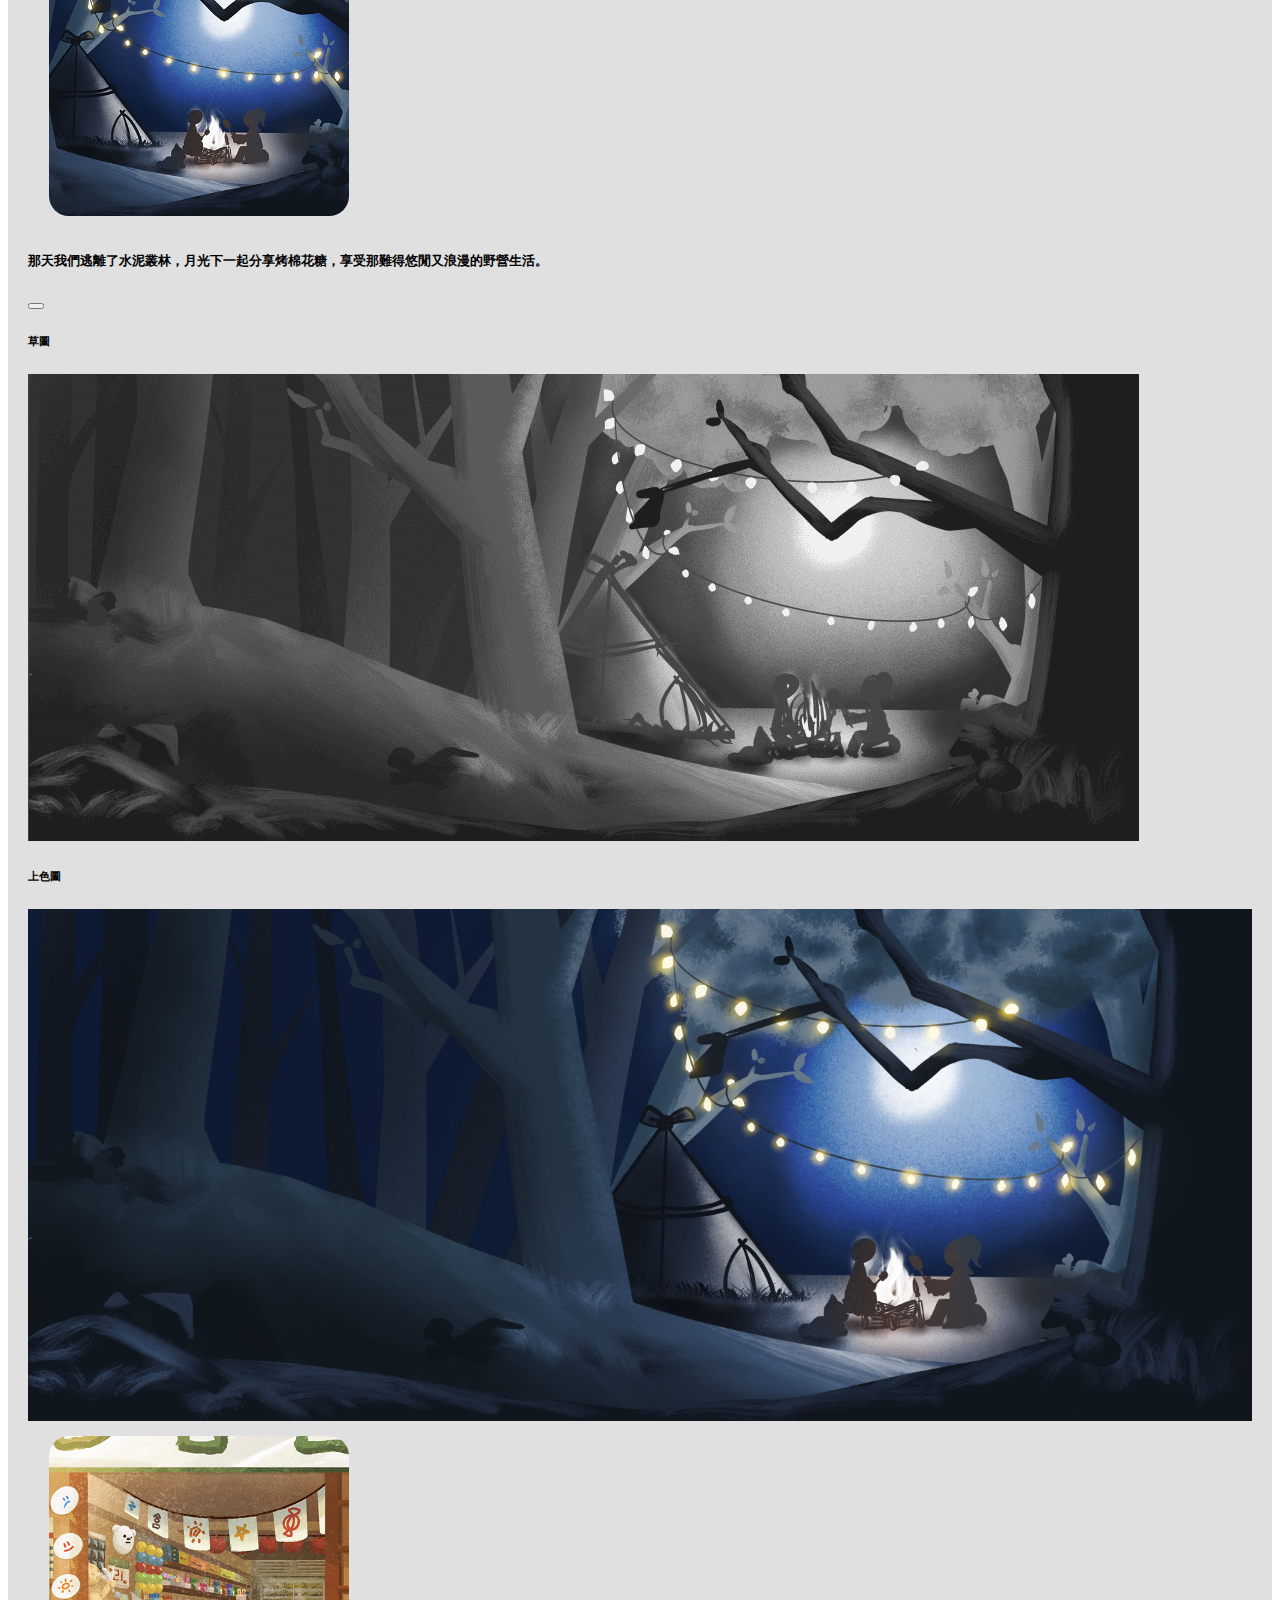
<file: index_il.html>
<!DOCTYPE html>
<html lang="tw">
<head>
    <meta charset="UTF-8">
    <title>CHEN©|Illustration</title>
    <link rel="icon" href="image/favicon-20201031022754164.ico" type="image/x-icon"/>
    <link href="https://cdn.jsdelivr.net/npm/bootstrap@5.0.1/dist/css/bootstrap.min.css" rel="stylesheet" integrity="sha384-+0n0xVW2eSR5OomGNYDnhzAbDsOXxcvSN1TPprVMTNDbiYZCxYbOOl7+AMvyTG2x" crossorigin="anonymous">
    <meta name="viewport" content="width=device-width, initial-scale=1, shrink-to-fit=no">
    <link rel="stylesheet" href="css/style.css">
</head>
<body>
<div class="container-fluid px-0">
    <div class="row g-0">
        <div class="lb" style="z-index:9999">
        <div class="menu-btn">
            <span></span>
            <span></span>
            <span></span>
        </div>
        <div class="menu-box">
            <a href="index.html">HOME</a><br>
            <a href="index_an.html">Animation</a><br>
            <a href="index_il.html">Illustration</a><br>
            <a href="index_gr.html">Graphic Design</a><br>
            <a href="index_ph.html">Photograph</a>
        </div>
        </div>


        <div class="col-sm-3">
            <div class="mab">
                 <div class="mabb">
                    <img src="image/logo.png" class="mlog"><br>
                    <a href="index.html" class="aa">HOME</a><br>
                    <a href="index_an.html" class="aa">Animation</a><br>
                    <a href="index_il.html" class="aa">Illustration</a><br>
                    <a href="index_gr.html" class="aa">Graphic Design</a><br>
                    <a href="index_ph.html" class="aa">Photograph</a>
                     <div>
                     <a href="https://www.behance.net/71821yumic796"><img src="image/index/beicon2.png" 
                        onmouseover="this.src='image/index/beicon.png';"
                        onmouseout="this.src='image/index/beicon2.png';" id="mbe"/>
                    </a>

                    <a href="https://www.instagram.com/cr_15111/"><img src="image/index/ig2.png" 
                        onmouseover="this.src='image/index/ig.png';"
                        onmouseout="this.src='image/index/ig2.png';" id="mbe" />
                    </a>
                    </div>
                 </div>
            </div>
        </div>

        <div class="col-sm-9">
            <div class="mbox2">
                <div class="container-fluid px-0">
                    <div class="row g-0">
                        <div class="AN1">
                            <button type="button"  data-bs-toggle="modal" data-bs-target="#exampleModal" style="border:0;background:none ;">
                            <div class="an1">
                                <p class="anp">
                                    禪繞畫
                                </p>
                                    <img src="image/ill/1(1).jpg" class="im img-fluid">
                            </div></button>
                        </div>
                        <div class="modal fade" id="exampleModal" tabindex="-1" aria-labelledby="exampleModalLabel" aria-hidden="true">
                            <div class="modal-dialog modal-xl modal-dialog-centered">
                              <div class="modal-content">
                                <div class="modal-header">
                                  <h5 class="modal-title" id="exampleModalLabel">以泰國為主題作發想，可以找找裡面有幾隻大象</h5>
                                  <button type="button" class="btn-close" data-bs-dismiss="modal" aria-label="Close"></button>
                                </div>
                                <div class="modal-body">
                                  <img src="image/ill/1.jpg" class="ip rounded mx-auto d-block">
                                </div>
                              </div>
                            </div>
                          </div>


                        <div class="AN1">
                            <button type="button"  data-bs-toggle="modal" data-bs-target="#exampleModa2" style="border:0;background:none ;">
                            <div class="an1">
                                <p class="anp">
                                    人像練習
                                </p>
                                <img src="image/ill/2(1).jpg" class="im img-fluid">
                            </div>
                        </div></button>
                        <div class="modal fade" id="exampleModa2" tabindex="-1" aria-labelledby="exampleModalLabe2" aria-hidden="true">
                            <div class="modal-dialog modal-xl modal-dialog-centered">
                              <div class="modal-content">
                                <div class="modal-header">
                                  <h5 class="modal-title" id="exampleModalLabe2">人像練習系列-1</h5>
                                  <button type="button" class="btn-close" data-bs-dismiss="modal" aria-label="Close"></button>
                                </div>
                                <div class="modal-body">
                                    <img src="image/ill/2.jpg" class="ip rounded mx-auto d-block">
                                </div>
                              </div>
                            </div>
                          </div>

                        <div class="AN1">
                            <button type="button"  data-bs-toggle="modal" data-bs-target="#exampleModa3" style="border:0;background:none ;">
                            <div class="an1">
                                <p class="anp">
                                    簡化風格練習
                                </p>
                                <img src="image/ill/4 (0).jpg" class="im img-fluid">
                            </div>
                        </div></button>
                        <div class="modal fade" id="exampleModa3" tabindex="-1" aria-labelledby="exampleModalLabe3" aria-hidden="true">
                            <div class="modal-dialog modal-xl modal-dialog-centered">
                              <div class="modal-content">
                                <div class="modal-header">
                                  <h5 class="modal-title" id="exampleModalLabe3">簡化風格系列</h5>
                                  <button type="button" class="btn-close" data-bs-dismiss="modal" aria-label="Close"></button>
                                </div>
                                <div class="modal-body">
                                    <img src="image/ill/4 (2).jpg" class="iv2">
                                    <img src="image/ill/4 (3).jpg" class="iv2">
                                    <img src="image/ill/4 (1).jpg" class="iv2">
                                </div>
                              </div>
                            </div>
                          </div>


                        <div class="AN1">
                            <button type="button"  data-bs-toggle="modal" data-bs-target="#exampleModa4" style="border:0;background:none ;">
                            <div class="an1">
                                <p class="anp">
                                    賞月
                                </p>
                                <img src="image/ill/5(0).jpg" class="im img-fluid">
                            </div>
                        </div>
                    </div></button>
                    <div class="modal fade" id="exampleModa4" tabindex="-1" aria-labelledby="exampleModalLabe4" aria-hidden="true">
                        <div class="modal-dialog modal-xl modal-dialog-centered">
                          <div class="modal-content">
                            <div class="modal-header">
                              <h5 class="modal-title" id="exampleModalLabe4">月圓人團圓，而我卻獨在異鄉</h5>
                              <button type="button" class="btn-close" data-bs-dismiss="modal" aria-label="Close"></button>
                            </div>
                            <div class="modal-body">
                                <img src="image/ill/5.jpg" class="iv rounded mx-auto d-block">
                            </div>
                          </div>
                        </div>
                      </div>


                    <div class="row g-0">
                        <div class="AN1">
                            <button type="button"  data-bs-toggle="modal" data-bs-target="#exampleModa5" style="border:0;background:none ;">
                            <div class="an1">
                                <p class="anp">
                                    新嫁
                                </p>
                                <img src="image/ill/6(1).jpg" class="im img-fluid">
                            </div>
                        </div></button>
                        <div class="modal fade" id="exampleModa5" tabindex="-1" aria-labelledby="exampleModalLabe5" aria-hidden="true">
                            <div class="modal-dialog modal-xl modal-dialog-centered">
                              <div class="modal-content">
                                <div class="modal-header">
                                  <h5 class="modal-title" id="exampleModalLabe5">新嫁，若不願意又能如何</h5>
                                  <button type="button" class="btn-close" data-bs-dismiss="modal" aria-label="Close"></button>
                                </div>
                                <div class="modal-body">
                                    <img src="image/ill/6.jpg" class="ip rounded mx-auto d-block">
                                </div>
                              </div>
                            </div>
                          </div>


                        <div class="AN1">
                            <button type="button"  data-bs-toggle="modal" data-bs-target="#exampleModa6" style="border:0;background:none ;">
                            <div class="an1">
                                <p class="anp">
                                    被暴力下的她
                                </p>
                                <img src="image/ill/7-1.jpg" class="im img-fluid">
                            </div>
                        </div></button>
                        <div class="modal fade" id="exampleModa6" tabindex="-1" aria-labelledby="exampleModalLabe6" aria-hidden="true">
                            <div class="modal-dialog modal-xl modal-dialog-centered">
                              <div class="modal-content">
                                <div class="modal-header">
                                  <h5 class="modal-title" id="exampleModalLabe6">名畫改編自戴珍珠耳環的少女，我們都該向暴力行為說不</h5>
                                  <button type="button" class="btn-close" data-bs-dismiss="modal" aria-label="Close"></button>
                                </div>
                                <div class="modal-body">
                                    <img src="image/ill/7.jpg" class="ip rounded mx-auto d-block">
                                </div>
                              </div>
                            </div>
                          </div>

                        <div class="AN1">
                            <button type="button"  data-bs-toggle="modal" data-bs-target="#exampleModa7" style="border:0;background:none ;">
                            <div class="an1">
                                <p class="anp">
                                    萬聖夜
                                </p>
                                <img src="image/ill/9-1.jpg" class="im img-fluid">
                            </div>
                        </div></button>
                        <div class="modal fade" id="exampleModa7" tabindex="-1" aria-labelledby="exampleModalLabe7" aria-hidden="true">
                            <div class="modal-dialog modal-xl modal-dialog-centered">
                              <div class="modal-content">
                                <div class="modal-header">
                                  <h5 class="modal-title" id="exampleModalLabe7">像素畫，你不覺得在這個夜晚特別適合打破甚麼嗎?</h5>
                                  <button type="button" class="btn-close" data-bs-dismiss="modal" aria-label="Close"></button>
                                </div>
                                <div class="modal-body">
                                    <img src="image/ill/9.jpg" class="iv rounded mx-auto d-block">
                                </div>
                              </div>
                            </div>
                          </div>

                        <div class="AN1">
                            <button type="button"  data-bs-toggle="modal" data-bs-target="#exampleModa8" style="border:0;background:none ;">
                            <div class="an1">
                                <p class="anp">
                                    探索
                                </p>
                                <img src="image/ill/10-1.jpg" class="im img-fluid">
                            </div>
                        </div></button>
                        <div class="modal fade" id="exampleModa8" tabindex="-1" aria-labelledby="exampleModalLabe8" aria-hidden="true">
                            <div class="modal-dialog modal-xl modal-dialog-centered">
                              <div class="modal-content">
                                <div class="modal-header">
                                  <h5 class="modal-title" id="exampleModalLabe8">在神祕的小島上探索未知的事物</h5>
                                  <button type="button" class="btn-close" data-bs-dismiss="modal" aria-label="Close"></button>
                                </div>
                                <div class="modal-body">
                                    <img src="image/ill/10.jpg" class="iv rounded mx-auto d-block">
                                </div>
                              </div>
                            </div>
                          </div>

                        <div class="AN1">
                            <button type="button"  data-bs-toggle="modal" data-bs-target="#exampleModa9" style="border:0;background:none ;">
                            <div class="an1">
                                <p class="anp">
                                    尋找
                                </p>
                                <img src="image/ill/11-1.jpg" class="im img-fluid">
                            </div>
                        </div></button>
                        <div class="modal fade" id="exampleModa9" tabindex="-1" aria-labelledby="exampleModalLabe9" aria-hidden="true">
                            <div class="modal-dialog modal-xl modal-dialog-centered">
                              <div class="modal-content">
                                <div class="modal-header">
                                  <h5 class="modal-title" id="exampleModalLabe9">在這座神秘的森林裡，我不斷的尋找著遺落的神器</h5>
                                  <button type="button" class="btn-close" data-bs-dismiss="modal" aria-label="Close"></button>
                                </div>
                                <div class="modal-body">
                                    <img src="image/ill/11.jpg" class="iv rounded mx-auto d-block">
                                </div>
                              </div>
                            </div>
                          </div>
                        
                          <div class="AN1">
                            <button type="button"  data-bs-toggle="modal" data-bs-target="#exampleModa10" style="border:0;background:none ;">
                            <div class="an1">
                                <p class="anp">
                                    聖殿
                                </p>
                                <img src="image/ill/12-1.jpg" class="im img-fluid">
                            </div>
                        </div></button>
                        <div class="modal fade" id="exampleModa10" tabindex="-1" aria-labelledby="exampleModalLabe10" aria-hidden="true">
                            <div class="modal-dialog modal-xl modal-dialog-centered">
                              <div class="modal-content">
                                <div class="modal-header">
                                  <h5 class="modal-title" id="exampleModalLabe10">聖殿中，主叫我去整頓一個神秘島，等待我的會是什麼呢?</h5>
                                  <button type="button" class="btn-close" data-bs-dismiss="modal" aria-label="Close"></button>
                                </div>
                                <div class="modal-body">
                                    <img src="image/ill/12.jpg" class="iv rounded mx-auto d-block">
                                </div>
                              </div>
                            </div>
                          </div>

                          <div class="AN1">
                            <button type="button"  data-bs-toggle="modal" data-bs-target="#exampleModa11" style="border:0;background:none ;">
                            <div class="an1">
                                <p class="anp">
                                    神秘島
                                </p>
                                <img src="image/ill/13-1.jpg" class="im img-fluid">
                            </div>
                        </div></button>
                        <div class="modal fade" id="exampleModa11" tabindex="-1" aria-labelledby="exampleModalLabe11" aria-hidden="true">
                            <div class="modal-dialog modal-xl modal-dialog-centered">
                              <div class="modal-content">
                                <div class="modal-header">
                                  <h5 class="modal-title" id="exampleModalLabe11">今天我在空中發現了一座神秘島嶼</h5>
                                  <button type="button" class="btn-close" data-bs-dismiss="modal" aria-label="Close"></button>
                                </div>
                                <div class="modal-body">
                                    <img src="image/ill/13.jpg" class="iv rounded mx-auto d-block">
                                </div>
                              </div>
                            </div>
                          </div>

                          <div class="AN1">
                            <button type="button"  data-bs-toggle="modal" data-bs-target="#exampleModa16" style="border:0;background:none ;">
                            <div class="an1">
                                <p class="anp">
                                    野營
                                </p>
                                <img src="image/ill/16.jpg" class="im img-fluid">
                            </div>
                        </div></button>
                        <div class="modal fade" id="exampleModa16" tabindex="-1" aria-labelledby="exampleModalLabe16" aria-hidden="true">
                            <div class="modal-dialog modal-xl modal-dialog-centered">
                              <div class="modal-content">
                                <div class="modal-header">
                                  <h5 class="modal-title" id="exampleModalLabe16">那天我們逃離了⽔泥叢林，⽉光下⼀起分享烤棉花糖，享受那難得悠閒⼜浪漫的野營⽣活。
                                  </h5>
                                  <button type="button" class="btn-close" data-bs-dismiss="modal" aria-label="Close"></button>
                                </div>
                                <div class="modal-body">
                                  <h6>草圖</h6>
                                    <img src="image/ill/16-1.png" class="iv rounded mx-auto d-block"><br>
                                  <h6>上色圖</h6>
                                  <img src="image/ill/16-2.jpg" class="iv rounded mx-auto d-block">
                                </div>
                              </div>
                            </div>
                          </div>

                          <div class="AN1">
                            <button type="button"  data-bs-toggle="modal" data-bs-target="#exampleModa14" style="border:0;background:none ;">
                            <div class="an1">
                                <p class="anp">
                                    巷弄
                                </p>
                                <img src="image/ill/14.jpg" class="im img-fluid">
                            </div>
                        </div></button>
                        <div class="modal fade" id="exampleModa14" tabindex="-1" aria-labelledby="exampleModalLabe14" aria-hidden="true">
                            <div class="modal-dialog modal-xl modal-dialog-centered">
                              <div class="modal-content">
                                <div class="modal-header">
                                  <h5 class="modal-title" id="exampleModalLabe14">某天⼼⾎來潮探索這個城市時，在老城住宅區的巷弄裡發現了這間孩童記憶裡出現過的傳統糖果店，裡⾯處處充滿著驚喜！
                                  </h5>
                                  <button type="button" class="btn-close" data-bs-dismiss="modal" aria-label="Close"></button>
                                </div>
                                <div class="modal-body">
                                  <h6>草圖</h6>
                                  <img src="image/ill/14-1.png" class="iv rounded mx-auto d-block"><br>
                                <h6>上色圖</h6>
                                <img src="image/ill/14-2.jpg" class="iv rounded mx-auto d-block">
                                </div>
                              </div>
                            </div>
                          </div>

                          <div class="AN1">
                            <button type="button"  data-bs-toggle="modal" data-bs-target="#exampleModa15" style="border:0;background:none ;">
                            <div class="an1">
                                <p class="anp">
                                    沙漠
                                </p>
                                <img src="image/ill/15.jpg" class="im img-fluid">
                            </div>
                        </div></button>
                        <div class="modal fade" id="exampleModa15" tabindex="-1" aria-labelledby="exampleModalLabe15" aria-hidden="true">
                            <div class="modal-dialog modal-xl modal-dialog-centered">
                              <div class="modal-content">
                                <div class="modal-header">
                                  <h5 class="modal-title" id="exampleModalLabe15">在穿越沙漠的途中，發現了⼀具超巨⼤骸骨，很想走進去探險
                                  </h5>
                                  <button type="button" class="btn-close" data-bs-dismiss="modal" aria-label="Close"></button>
                                </div>
                                <div class="modal-body">
                                  <h6>草圖</h6>
                                  <img src="image/ill/15-1.png" class="iv rounded mx-auto d-block"><br>
                                <h6>上色圖</h6>
                                <img src="image/ill/15-2.jpg" class="iv rounded mx-auto d-block">
                                </div>
                              </div>
                            </div>
                          </div>

                          <div class="AN1">
                            <button type="button"  data-bs-toggle="modal" data-bs-target="#exampleModa17" style="border:0;background:none ;">
                            <div class="an1">
                                <p class="anp">
                                    蒙娜麗豬
                                </p>
                                <img src="image/ill/17-1.jpg" class="im img-fluid">
                            </div>
                        </div></button>
                        <div class="modal fade" id="exampleModa17" tabindex="-1" aria-labelledby="exampleModalLabe17" aria-hidden="true">
                            <div class="modal-dialog modal-xl modal-dialog-centered">
                              <div class="modal-content">
                                <div class="modal-header">
                                  <h5 class="modal-title" id="exampleModalLabe17">改編自知名名畫蒙娜麗莎
                                  </h5>
                                  <button type="button" class="btn-close" data-bs-dismiss="modal" aria-label="Close"></button>
                                </div>
                                <div class="modal-body">
                                  <img src="image/ill/17.jpg" class="iv rounded mx-auto d-block">
                                </div>
                              </div>
                            </div>
                          </div>
                          
                        <div class="AN1"></div>
                    </div>
                </div>      
            </div>
           <div class="box4">
            <p>CHEN© || email:71821yumi@gmail.com || phone:+886 953734207</p>
       </div>

        </div>
    </div>
    </div>
</div>

    <script src="https://cdn.jsdelivr.net/npm/bootstrap@5.0.1/dist/js/bootstrap.bundle.min.js" integrity="sha384-gtEjrD/SeCtmISkJkNUaaKMoLD0//ElJ19smozuHV6z3Iehds+3Ulb9Bn9Plx0x4" crossorigin="anonymous"></script>
    <script src="https://ajax.googleapis.com/ajax/libs/jquery/3.6.0/jquery.min.js"></script>
    <script>
     $(".menu-btn").click(function(){
            $(".menu-box").toggleClass("active");
            $(this).toggleClass("active")
        });
    </script>
</body>
</html>
</file>
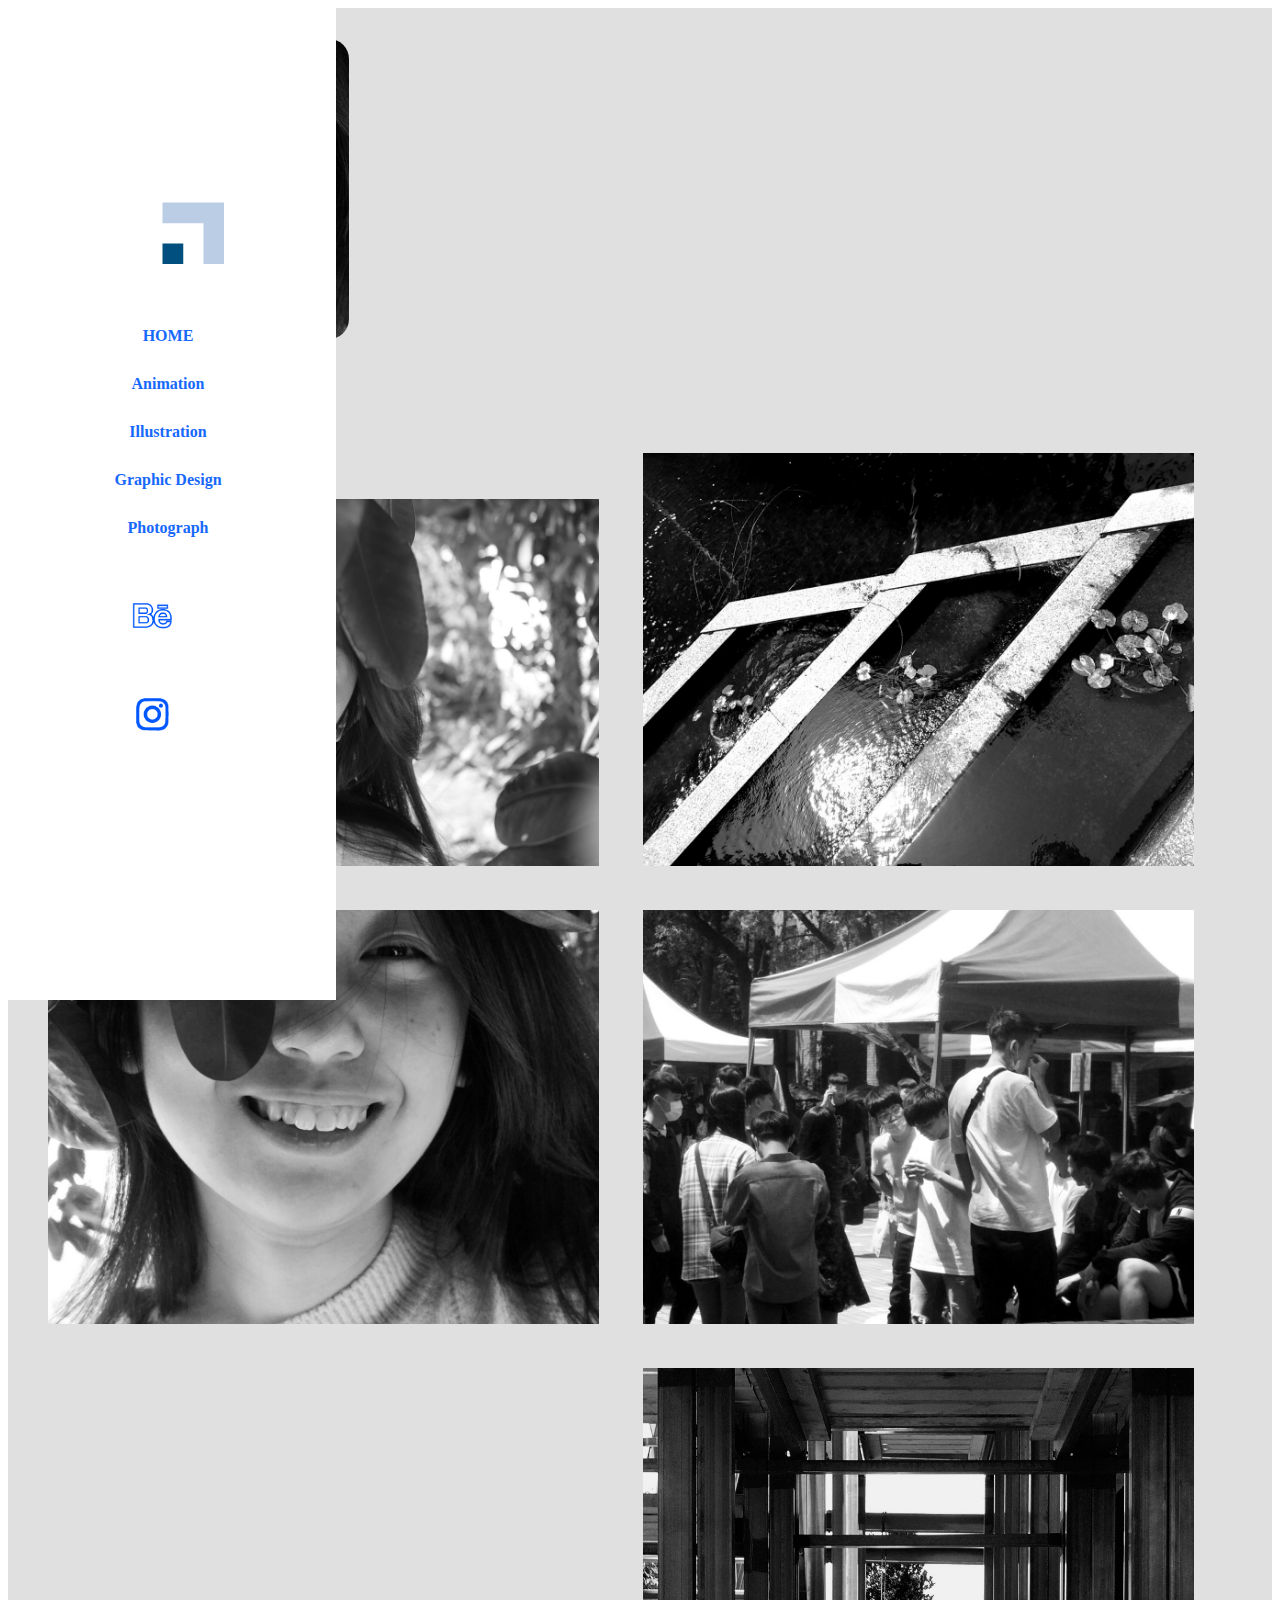
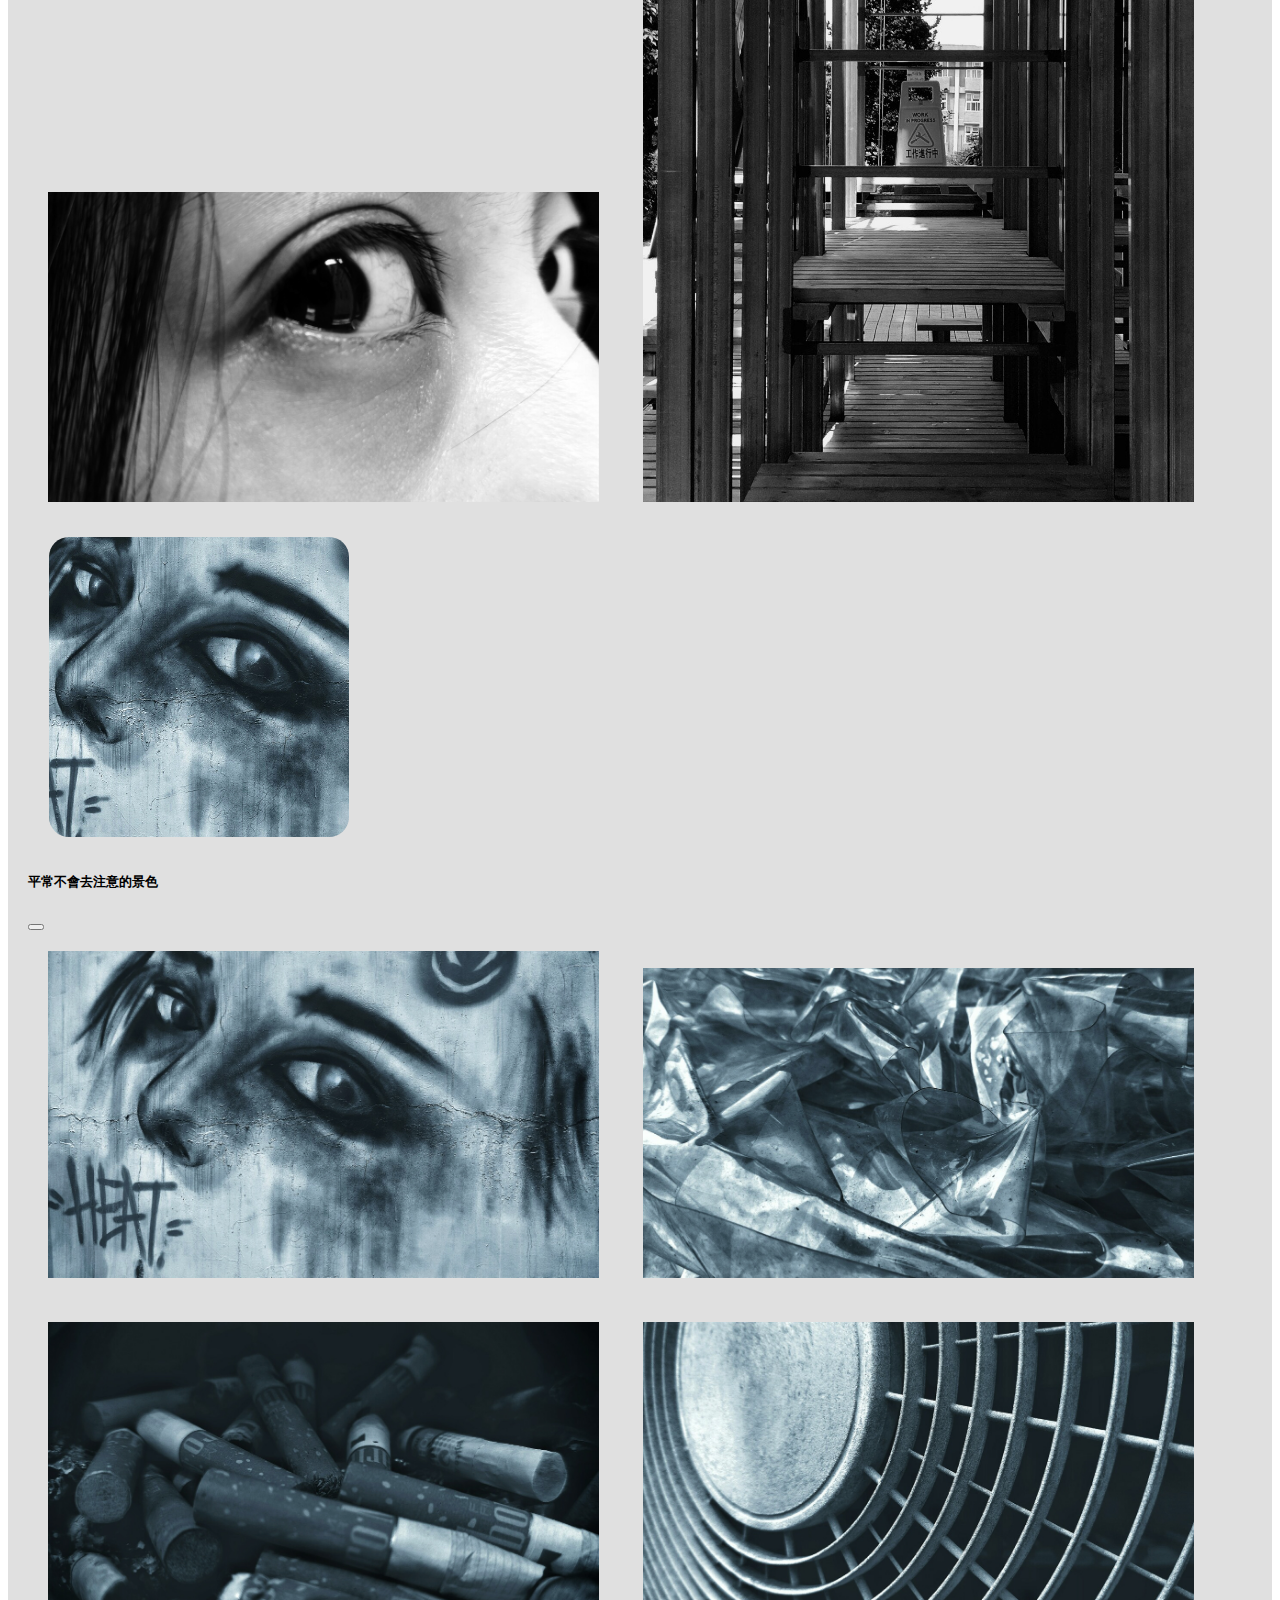
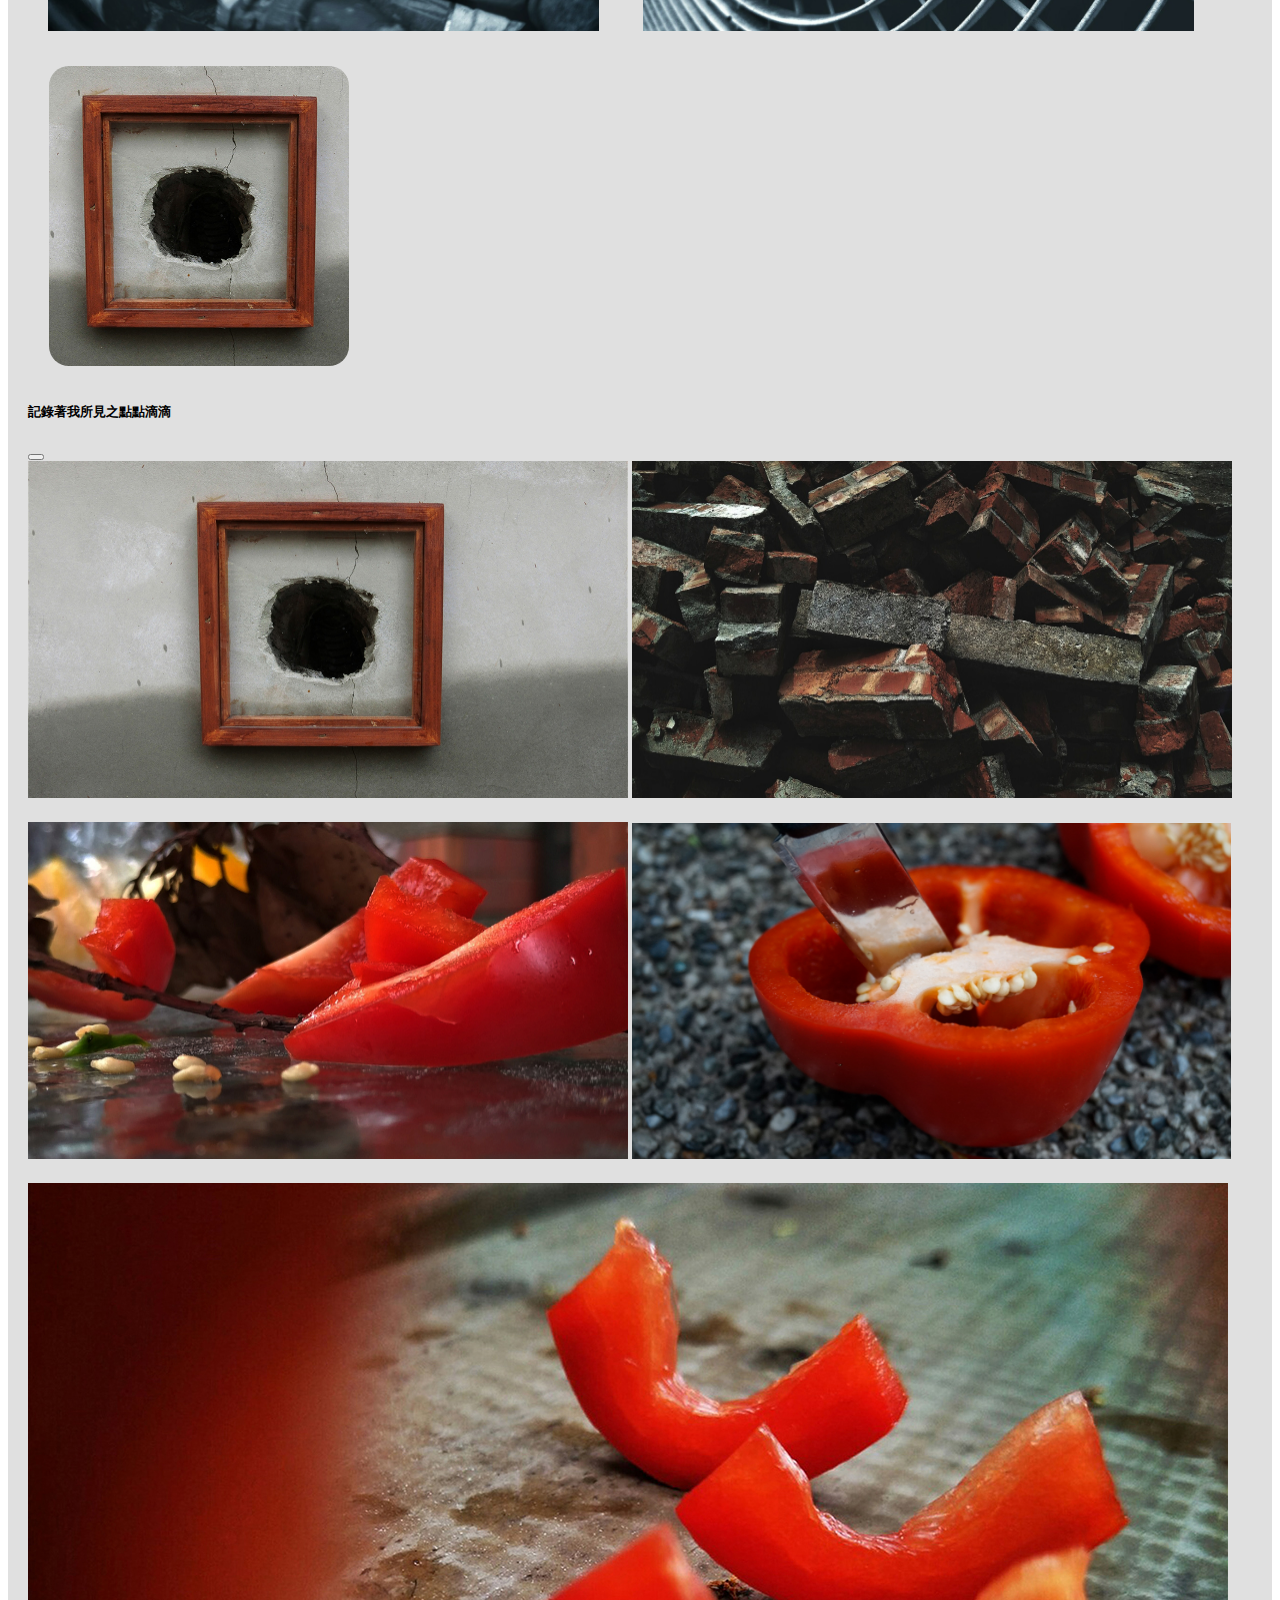
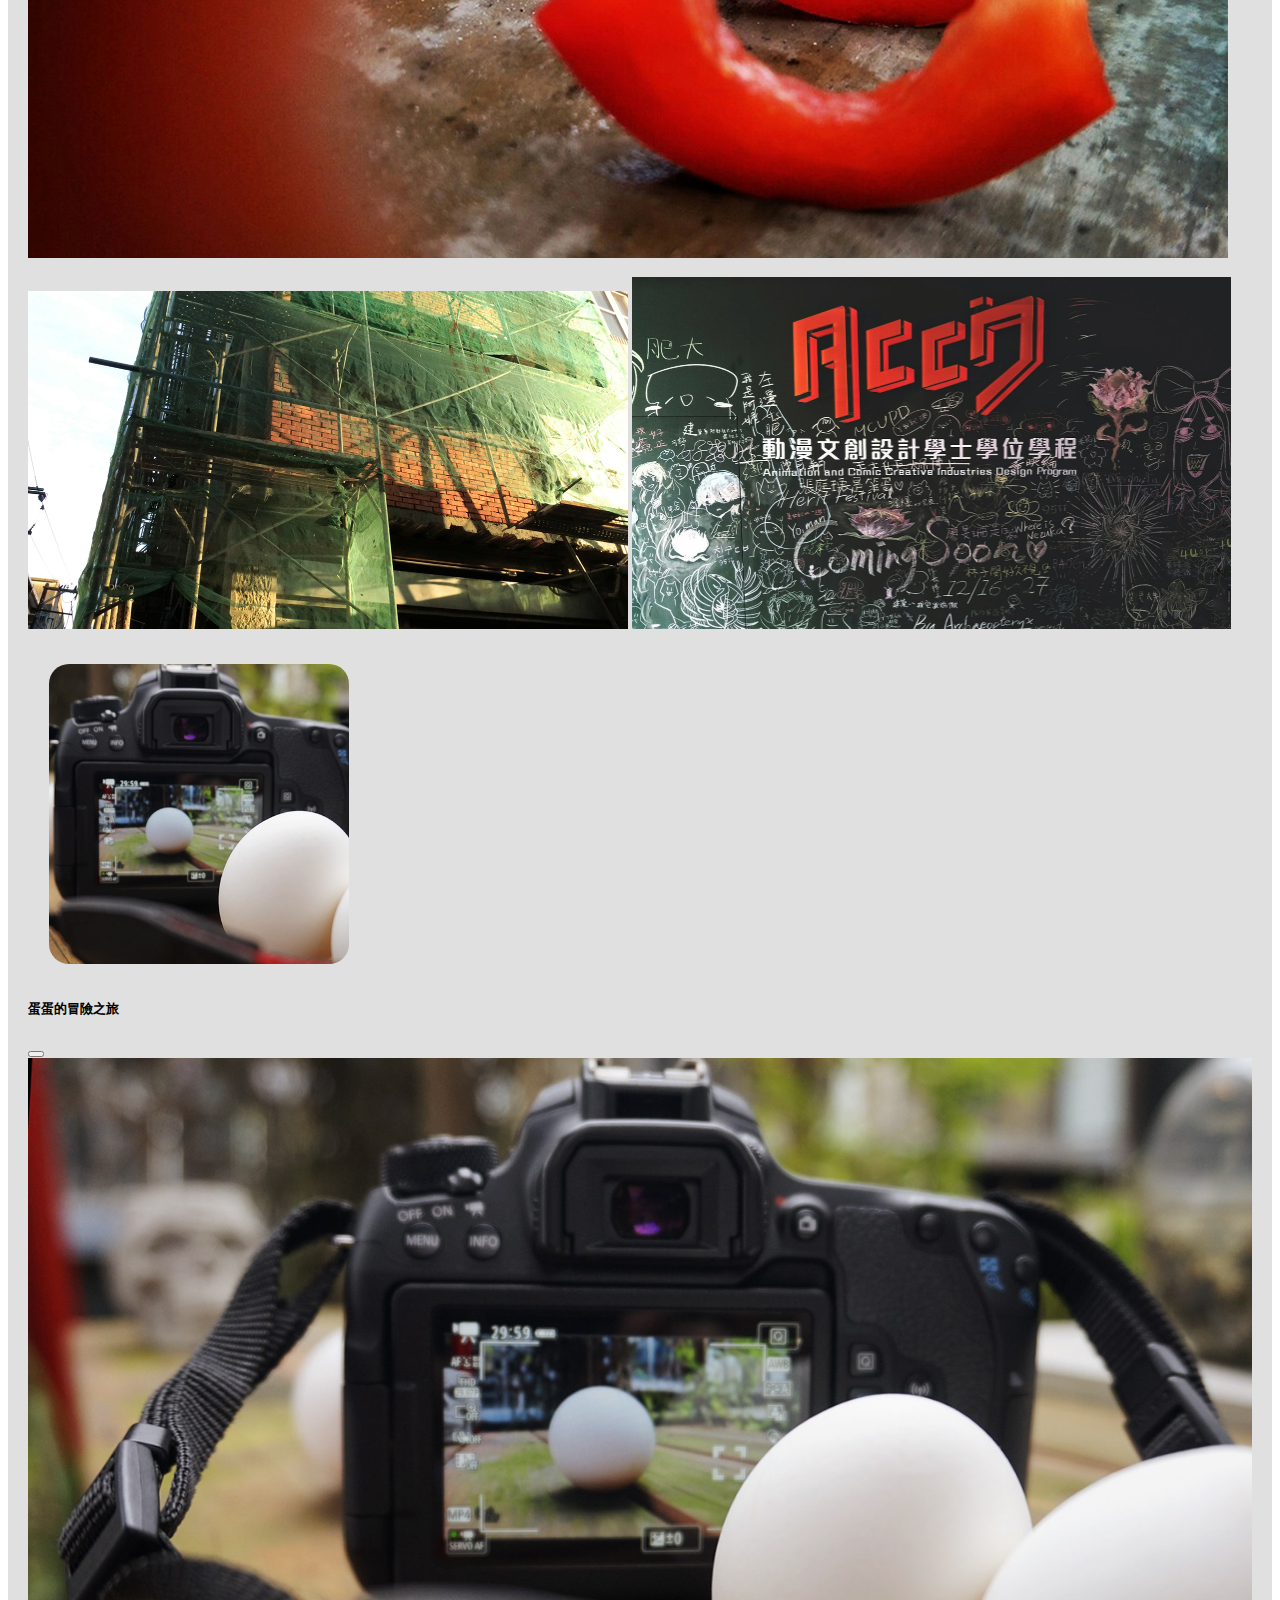
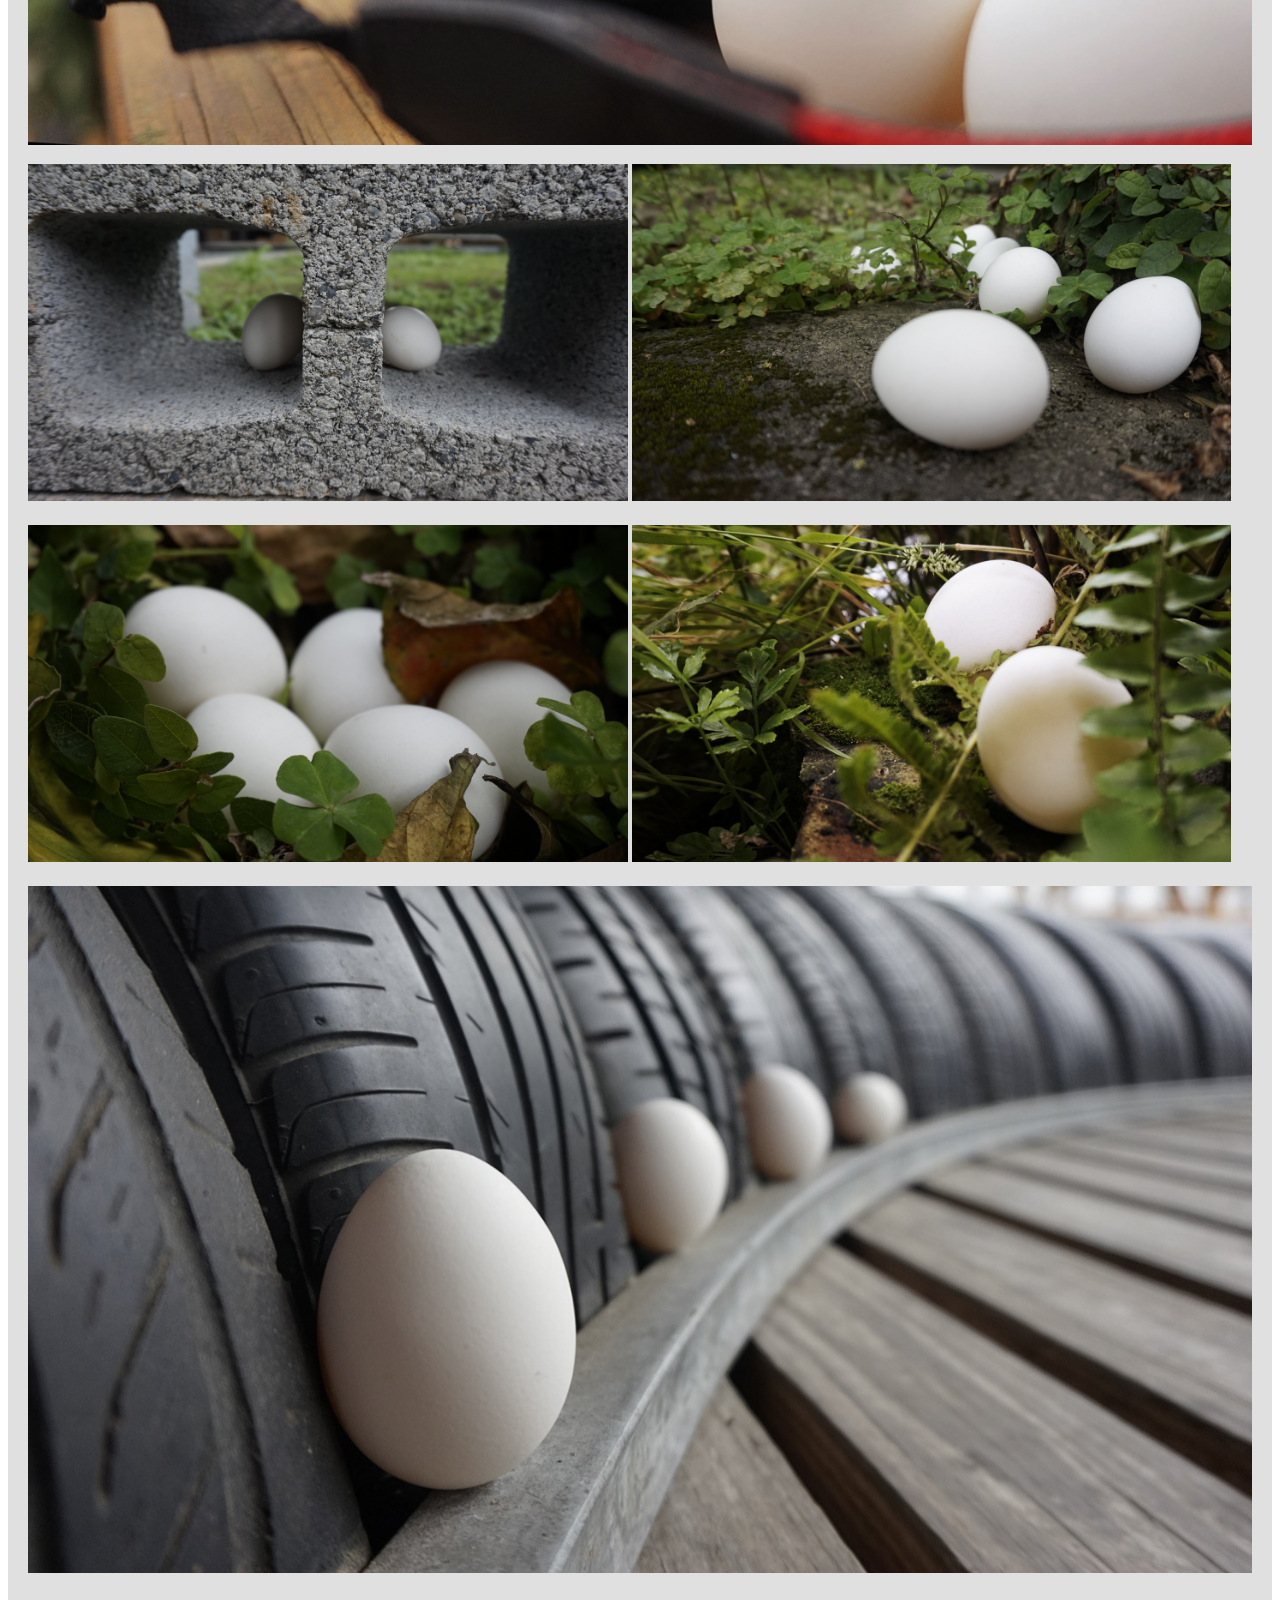
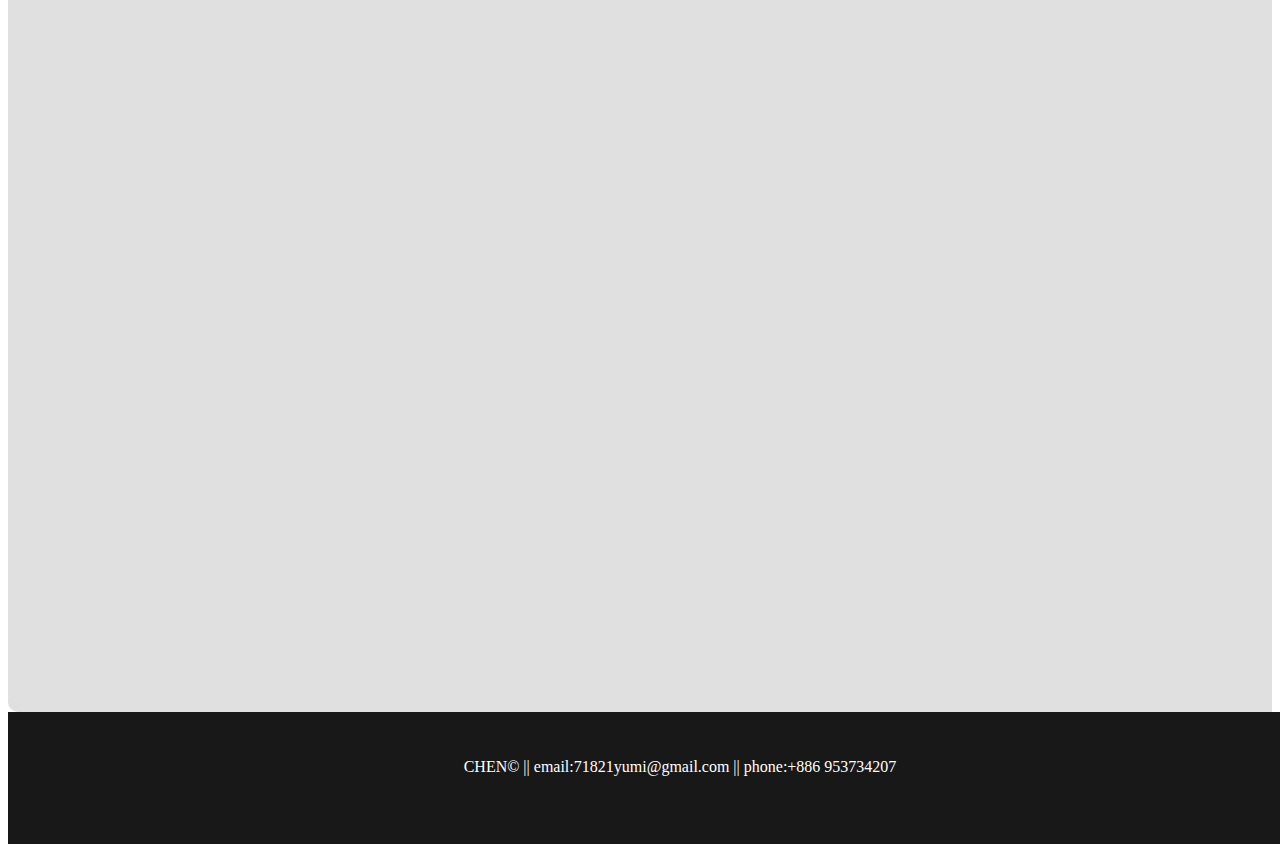
<file: index_ph.html>
<!DOCTYPE html>
<html lang="tw">
<head>
    <meta charset="UTF-8">
    <title>CHEN©|Photograph</title>
    <link rel="icon" href="image/favicon-20201031022754164.ico" type="image/x-icon"/>
    <link href="https://cdn.jsdelivr.net/npm/bootstrap@5.0.1/dist/css/bootstrap.min.css" rel="stylesheet" integrity="sha384-+0n0xVW2eSR5OomGNYDnhzAbDsOXxcvSN1TPprVMTNDbiYZCxYbOOl7+AMvyTG2x" crossorigin="anonymous">
    <meta name="viewport" content="width=device-width, initial-scale=1, shrink-to-fit=no">
    <link rel="stylesheet" href="css/style.css">
</head>
<body>
<div class="container-fluid px-0">
    <div class="row g-0">
        <div class="lb" style="z-index:9999">
        <div class="menu-btn">
            <span></span>
            <span></span>
            <span></span>
        </div>
        <div class="menu-box">
            <a href="index.html">HOME</a><br>
            <a href="index_an.html">Animation</a><br>
            <a href="index_il.html">Illustration</a><br>
            <a href="index_gr.html">Graphic Design</a><br>
            <a href="index_ph.html">Photograph</a>
        </div>
        </div>


        <div class="col-sm-3">
            <div class="mab">
                 <div class="mabb">
                    <img src="image/logo.png" class="mlog"><br>
                    <a href="index.html" class="aa">HOME</a><br>
                    <a href="index_an.html" class="aa">Animation</a><br>
                    <a href="index_il.html" class="aa">Illustration</a><br>
                    <a href="index_gr.html" class="aa">Graphic Design</a><br>
                    <a href="index_ph.html" class="aa">Photograph</a>
                     <div>
                     <a href="https://www.behance.net/71821yumic796"><img src="image/index/beicon2.png" 
                        onmouseover="this.src='image/index/beicon.png';"
                        onmouseout="this.src='image/index/beicon2.png';" id="mbe"/>
                    </a>

                    <a href="https://www.instagram.com/cr_15111/"><img src="image/index/ig2.png" 
                        onmouseover="this.src='image/index/ig.png';"
                        onmouseout="this.src='image/index/ig2.png';" id="mbe" />
                    </a>
                    </div>
                 </div>
            </div>
        </div>

        <div class="col-sm-9">
            <div class="mbox2">
                <div class="container-fluid px-0">
                    <div class="row g-0">
                        <div class="AN1">
                            <button type="button"  data-bs-toggle="modal" data-bs-target="#exampleModal" style="border:0;background:none ;">
                            <div class="an1">
                                <p class="anp">
                                    黑白
                                </p>
                                    <img src="images/ph/0.jpg" class="im img-fluid">
                            </div></button>
                        </div>
                        <div class="modal fade" id="exampleModal" tabindex="-1" aria-labelledby="exampleModalLabel" aria-hidden="true">
                            <div class="modal-dialog modal-xl modal-dialog-centered">
                              <div class="modal-content">
                                <div class="modal-header">
                                  <h5 class="modal-title" id="exampleModalLabel">當世界變得黑白</h5>
                                  <button type="button" class="btn-close" data-bs-dismiss="modal" aria-label="Close"></button>
                                </div>
                                    <div class="modal-body">
                                        <img src="images/ph/1.jpg" class="ippp rounded float-start">
                                        <img src="images/ph/6.jpg" class="ippp rounded float-end">
                                        <img src="images/ph/3.jpg" class="ippp rounded float-start">
                                        <img src="images/ph/4.jpg" class="ippp rounded float-end">
                                        <img src="images/ph/2.jpg" class="ippp rounded float-start">
                                        <img src="images/ph/5.jpg" class="ippp rounded float-end">
                                    </div>
                                </div>
                                </div>
                          </div>

                          <div class="AN1">
                            <button type="button"  data-bs-toggle="modal" data-bs-target="#exampleModa2" style="border:0;background:none ;">
                            <div class="an1">
                                <p class="anp">
                                    單色
                                </p>
                                    <img src="images/ph/0-1.jpg" class="im img-fluid">
                            </div></button>
                        </div>
                        <div class="modal fade" id="exampleModa2" tabindex="-1" aria-labelledby="exampleModalLabe2" aria-hidden="true">
                            <div class="modal-dialog modal-xl modal-dialog-centered">
                              <div class="modal-content">
                                <div class="modal-header">
                                  <h5 class="modal-title" id="exampleModalLabe2">平常不會去注意的景色</h5>
                                  <button type="button" class="btn-close" data-bs-dismiss="modal" aria-label="Close"></button>
                                </div>
                                    <div class="modal-body">
                                        <img src="images/ph/7.jpg" class="ipppp">
                                        <img src="images/ph/9.jpg" class="ipppp">
                                        <img src="images/ph/8.jpg" class="ipppp">
                                        <img src="images/ph/10.jpg" class="ipppp">
                                    </div>
                                </div>
                                </div>
                          </div>

                          <div class="AN1">
                            <button type="button"  data-bs-toggle="modal" data-bs-target="#exampleModa3" style="border:0;background:none ;">
                            <div class="an1">
                                <p class="anp">
                                    景色
                                </p>
                                    <img src="images/ph/0-2.jpg" class="im img-fluid">
                            </div></button>
                        </div>
                        <div class="modal fade" id="exampleModa3" tabindex="-1" aria-labelledby="exampleModalLabe3" aria-hidden="true">
                            <div class="modal-dialog modal-xl modal-dialog-centered">
                              <div class="modal-content">
                                <div class="modal-header">
                                  <h5 class="modal-title" id="exampleModalLabe3">記錄著我所見之點點滴滴</h5>
                                  <button type="button" class="btn-close" data-bs-dismiss="modal" aria-label="Close"></button>
                                </div>
                                    <div class="modal-body">
                                        <img src="images/ph/17.jpg" class="ipp rounded float-start">
                                        <img src="images/ph/12.jpg" class="ipp rounded float-end">
                                        <img src="images/ph/13.jpg" class="ipp rounded float-start">
                                        <img src="images/ph/14.jpg" class="ipp rounded float-end">
                                        <img src="images/ph/15.jpg" class="iv2 rounded float-end">
                                        <img src="images/ph/16.jpg" class="ipp rounded float-start">
                                        <img src="images/ph/11.jpg" class="ipp rounded float-end">
                                    </div>
                                </div>
                                </div>
                          </div>

                          <div class="AN1">
                            <button type="button"  data-bs-toggle="modal" data-bs-target="#exampleModa4" style="border:0;background:none ;">
                            <div class="an1">
                                <p class="anp">
                                    Egg
                                </p>
                                    <img src="images/ph/0-3.jpg" class="im img-fluid">
                            </div></button>
                        </div>
                        <div class="modal fade" id="exampleModa4" tabindex="-1" aria-labelledby="exampleModalLabe4" aria-hidden="true">
                            <div class="modal-dialog modal-xl modal-dialog-centered">
                              <div class="modal-content">
                                <div class="modal-header">
                                  <h5 class="modal-title" id="exampleModalLabe4">蛋蛋的冒險之旅</h5>
                                  <button type="button" class="btn-close" data-bs-dismiss="modal" aria-label="Close"></button>
                                </div>
                                    <div class="modal-body">
                                        <img src="images/ph/22.jpg" class="iv2 rounded float-end">
                                        <img src="images/ph/19.jpg" class="ipp rounded float-start">
                                        <img src="images/ph/20.jpg" class="ipp rounded float-end">
                                        <img src="images/ph/21.jpg" class="ipp rounded float-start">
                                        <img src="images/ph/23.jpg" class="ipp rounded float-end">
                                        <img src="images/ph/24.jpg" class="iv2 rounded float-start">
                                    </div>
                                </div>
                                </div>
                          </div>

                          <div class="AN1">
                            <div class="an1">
                                <img src="images/ph/000000.png" class="im img-fluid">
                            </div>
                        </div>
                        <div class="AN1"></div>
                        <div class="AN1"></div>
                        <div class="AN1"></div>
                        <div class="AN1">
                          <div class="an1">
                              <img src="images/ph/000000.png" class="im img-fluid">
                          </div>
                      </div>
                    </div>
                </div>      
            </div>
           <div class="box4">
            <p>CHEN© || email:71821yumi@gmail.com || phone:+886 953734207</p>
       </div>

        </div>
    </div>
    </div>
</div>

    <script src="https://cdn.jsdelivr.net/npm/bootstrap@5.0.1/dist/js/bootstrap.bundle.min.js" integrity="sha384-gtEjrD/SeCtmISkJkNUaaKMoLD0//ElJ19smozuHV6z3Iehds+3Ulb9Bn9Plx0x4" crossorigin="anonymous"></script>
    <script src="https://ajax.googleapis.com/ajax/libs/jquery/3.6.0/jquery.min.js"></script>
    <script>
     $(".menu-btn").click(function(){
            $(".menu-box").toggleClass("active");
            $(this).toggleClass("active")
        });
    </script>
</body>
</html>
</file>
<file: css/style.css>
.ab{
  background-color: rgb(255, 255, 255);
  width: 40%;
  height: 100%;
  padding: 30px 40px;
  position:fixed;
  top:0px;
  left:0px;
}
.abb{
  padding: 15%;
  padding-top: 0%;
  color: rgb(31, 108, 224);
  font-weight:bolder;
  font-family: 'sans-serif', Tahoma, Geneva, Verdana, Segoe UI;
}

.log{
  margin-left:90%;
}

.abb h1{
  line-height: 50px;;
}

.abb p{
  margin-top:30px ;
  line-height: 30px;
}

#be{
  height:45px;width: 45px;
  margin-right: 10px;
}

.abb button{
  margin-top: 10%;
  width:150px;
  height:50px;
  border:0;
  background-color:rgb(35, 123, 255);
  color:#fff;
  border-radius:20px;
  transition: all .3s;
}

.abb button:hover {
  background-color:rgb(255, 119, 29);
  color:#fff;
  border-radius:20px;
  transition: all .3s;
}

@media only screen and (max-width: 800px) {
  div.abb{
    padding: 30px;
    padding-top: 160px;
  }
  div.abb p {
    margin-top:0px ;
    line-height: 20px;
    font-size: 12px;
  }
  div.abb img {
    width: 30px ;
    height: 30px;
    margin-bottom: -10px;

  }
  div.abb h1{
    font-size: 24px;
    line-height: 30px;
    font-weight:bolder;
  }
  div.abb #be{
  height:30px;width: 30px;
  margin-right: 5px;
  }
  .log{
    margin-left: 20vh;
  }
}
@media only screen and (max-width: 1024px) {
  .log{
    margin-left: 20vh;
  }
}

@media only screen and (max-width: 600px) {
  div.ab {
    display: none;
  }
  div.more {
    display: none;
  }
  div.lb {
    display: block;
  }
}

@media only screen and (min-width: 601px) {
  div.lb {
    display:none;
  }
}

.box2{
  background-color: rgb(255, 202, 27);
  width: 100%;
  height: auto;
}


.box3{
  background-color: rgb(229, 235, 233);
  width: 100%;
  height: 60vh;
  padding: 40px 60px;
  color: rgb(8, 7, 6);
  font-size: 24px;
  font-family: 'sans-serif', Tahoma, Geneva, Verdana, Segoe UI;
  line-height: 45px;
}

.box3 .sp{
  width: 95%;
  height: 4px;
  background: rgb(184, 183, 183);
  display: block;
  margin-top: 40px;
  margin-bottom: 40px;
  border-radius:20px;
}
.box3 .spp1{
  margin-right:5px;
}
.box3 .spp2{
  margin-right:70px;
}
.box3 .spp3{
  margin-right:65px;
}
.box3 .spp4{
  margin-right:75px;
}
.box3 .spp5{
  margin-right:80px;
}
.box3 .spp6{
  margin-right:50px;
}

#pertxt{
  margin-top: -40px;
  font-size: 18px;
  line-height:40px;
}

@media only screen and (max-width: 800px) {
  div.box3 {
    padding: 70px 30px;
    font-size: 16px;
  }

  div.box3 #pertxt{
    font-size: 16px;
  }
}

@media only screen and (max-width: 600px) {
  div.box3 {
    padding: 20px 30px;
    font-size: 14px;
  }
  div.box3 .sp{
    margin-top: 15px;
    margin-bottom: 20px;
  }
  div.box3 h3{
    font-size: 18px;
    font-weight:bolder;
  }
  div.box3 #pertxt{
    font-size: 12px;
    line-height:30px;
  }
  .box3 .spp2{
    margin-right:80px;
  }
  .box3 .spp3{
    margin-right:75px;
  }
  .box3 .spp4{
    margin-right:80px;
  }
  .box3 .spp5{
    margin-right:85px;
  }
  .box3 .spp6{
    margin-right:65px;
  }
}



.box4{
  background-color: rgb(24, 24, 24);
  width: 100%;
  height: 8vh;
  padding: 30px 40px;
  color: rgb(255, 255, 255);
  text-align: center;
  font-size: 16px;
  
}

@media only screen and (max-width: 800px) {
  div.box4 {
    padding-top: 30px;
    font-size: 10px;
  }
}

@media only screen and (max-width: 600px) {
  div.box4 {
    padding-top: 10px;
    font-size: 10px;
  }
}

.menu-btn{
  width: 50px;
  height: 50px;
  background: rgb(255, 163, 58);
  position: fixed;
  top: 0px;
  right: 0px;
  z-index: 999;
  padding-top:0px;
  box-sizing: border-box;
  cursor:pointer;
  border-bottom-left-radius:10px;
  display:inline-block;
  box-shadow:0px 0px 4px 3px rgba(44, 34, 30, 0.253);
}

.menu-btn span{
  width: 60%;
  height: 2px;
  background: #fff;
  display: block;
  margin: 10px auto;
  transition: all .3s;
}

.menu-box{
  width: 45%;
  height: 60vh;
  background: rgb(255, 163, 58);
  position: fixed;
  top: 0;
  right: -45%;
  padding: 20px;
  padding-top: 80px;
  box-sizing: border-box;
  transition: all .3s;
  border-bottom-left-radius:10px;
}

.menu-box a{
  text-align: center;
  display: block;
  color: #fff;
  font-size: 16px;
  font-family: 'sans-serif', Tahoma, Geneva, Verdana, Segoe UI;
  line-height: 1.6;
  text-decoration:none;
  padding: 3px;
  background-color: rgba(255, 255, 255, 0);
}

.menu-box a:hover{
  display: block;
  transition: all .3s;
  color:rgb(255, 119, 29);
  background-color: rgb(255, 255, 255);
  border-radius: 10px;
  }

.menu-box.active{
  right: 0 !important;
}

.menu-btn.active span:first-child{
  transform: rotate(45deg) translate(10px,5px);
}

.menu-btn.active span:last-child{
  transform: rotate(-45deg)translate(11px,-6px);
}

.menu-btn.active span:nth-child(2){
  opacity: 0;
}


#mo{
  z-index: 9999;
}


.more-box{
  width: 59%;
  height: 100vh;
  background: rgb(255, 163, 58);
  position: fixed;
  top: 0;
  right: -60%;
  padding: 30px 80px;
  box-sizing: border-box;
  transition: all .3s;
  border-bottom-left-radius:10px;
}

.mob1{
  width: 100%;
  height: 100%;
  margin-left: 60px;
}
.mobb1{
  width:280px;
  height: 280px;
  margin-bottom:20px;
}

#bb{
  width: 100%;
  height: 100%;
  border-radius: 20px;
}
#b1{
  width: 100%;
  height: 100%;
  border-radius: 20px;
}

@media only screen and (max-width: 1025px) {
  .col-4 {width: 100%;
  height: 100%;}
  .more-box{
  padding: 0px 80px;
  height: auto;
  }
  .mob1{
    width: 65%;
    height: 65%;
    margin-left: 85px;
  }
  #b1 {
    display: none;
  }
  .mobb1{
    width:100%;
    height: 100%;
  }
}

.more-box.active{
  right: 0 !important;
}




.mab{
  background-color: rgb(255, 255, 255);
  width: 20%;
  height: 100%;
  padding: 50px 40px;
  position:fixed;
  top:0px;
  left:0px;
}
.mabb{
  padding: 60px;
  padding-top: 150px;
  color: rgb(31, 108, 224);
  font-weight:bolder;
  font-family: 'sans-serif', Tahoma, Geneva, Verdana, Segoe UI;
}

.mlog{
  border: 50px;
  margin-bottom: 50px;
  margin-left: 60px;
}

.mabb .aa{
  text-align: center;
  display: block;
  color: rgb(23, 104, 253);
  font-size: 16px;
  font-family: 'sans-serif', Tahoma, Geneva, Verdana, Segoe UI;
  text-decoration:none;
  background-color: rgba(255, 255, 255, 0);
  line-height:30px;
}

.mabb .aa:hover{
  display: block;
  transition: all .3s;
  color:rgb(255, 255, 255);
  background-color: rgb(255, 143, 68);
  border-radius: 10px;
  }

#mbe{
  height:45px;width: 45px;
  margin-top: 50px;
  margin-left: 30px;
}

@media only screen and (max-width: 800px) {
  div.mabb{
    padding: 30px;
    padding-top: 150px;
  }
  div.mabb #mbe{
  height:30px;width: 30px;
  margin-left:5px;
  margin-top: 20px;
  }
  div.mabb .mlog{
    margin-left: 0px;
  }
}
@media only screen and (max-width: 1024px) {
  .mlog{
    margin-left: 0px;
}
div.mabb #mbe{
  margin-left:5px;
  margin-top: 20px;
  }
  div.mabb{
    padding: 30px;
    padding-top: 250px;
  }
}

@media only screen and (max-width: 600px) {
  div.mab {
    display: none;
  }
}


.mbox2{
  width: 100%;
  height: auto;
  background: rgb(224, 224, 224);
  padding: 20px;
  box-sizing: border-box;
  transition: all .3s;
  border-bottom-left-radius:10px;
}

.AN1{
  flex: 25%;
  padding: 10px 15px;
}
.an1{
  border-radius: 20px;
  overflow: hidden;
}
.im{
  height: auto;
  max-width: 100%;
  transition: all .6s;
}
.iv{
  height: auto;
  max-width: 100%;
}
.anp{
    display:none;
    position: absolute;
    font-weight: bold;
    margin-top: 150px;
    margin-left: 70px;
    font-size: 24px;
    text-shadow: 0em 0em 0.3em black;
    color: white;
    transition: all .6s;
    z-index: 9999;
}
.app{
  font-size: 14px;
  line-height:20px;
}
.AN1:hover .an1 .anp{
  display: block;
}

.AN1:hover .an1 .im{
  transform: scale(1.5);
  filter: brightness(.5);
  filter: blur(2px);
}

@media only screen and (max-width: 600px) {
  .row{   
    flex-direction: column;
  }
  div.an1{
    width: 300px;
    height:300px;
  }
}

@media only screen and (min-width: 601px) {
  div.an1{
    width: 225px;
    height:225px;
  }
}
@media only screen and (min-width: 801px) {
  div.an1{
    width: 300px;
    height:300px;
  }
}

.ip{
  height: auto;
  max-width: 50%;
  margin-top: 15px;
  margin-bottom: 15px;
}

.ipp{
  height: auto;
  max-width:49%;
  margin-bottom: 20px;
}

.iv2{
  height: auto;
  max-width: 100%;
  margin-bottom: 15px;
}

.ippp{
  height: auto;
  max-width: 45%;
  margin:20px;
}

.ipppp{
  height: auto;
  max-width:45%;
  margin: 20px;
}
</file>
